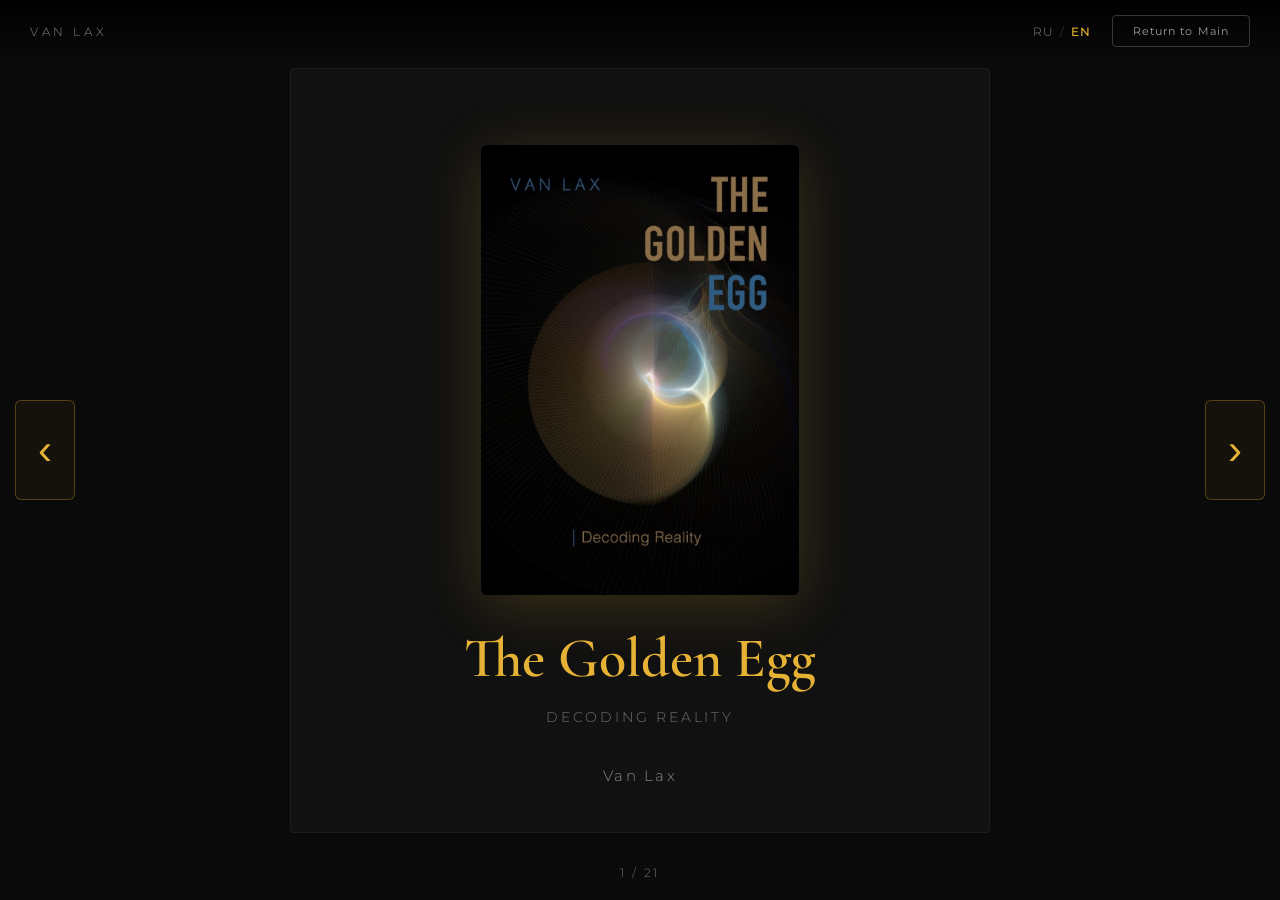
<file: book/index.html>
<!DOCTYPE html>
<html lang="en">
<head>
  <meta charset="UTF-8">
  <meta name="viewport" content="width=device-width, initial-scale=1.0">
  <title>The Golden Egg — Decoding Reality</title>
  <link href="https://fonts.googleapis.com/css2?family=Cormorant+Garamond:ital,wght@0,400;0,600;1,400&family=Montserrat:wght@300;400;600&display=swap" rel="stylesheet">
  <style>
    :root {
      --gold: #E5B236;
      --bg: #0a0a0a;
      --page-bg: #111;
      --text: #d4d0c8;
      --accent: #E5B236;
    }

    * { margin: 0; padding: 0; box-sizing: border-box; }

    body {
      background: var(--bg);
      color: var(--text);
      font-family: 'Cormorant Garamond', serif;
      overflow: hidden;
      height: 100vh;
      height: 100dvh;
      width: 100vw;
      user-select: none;
    }

    /* ===== TOP BAR ===== */
    .top-bar {
      position: fixed; top: 0; left: 0; right: 0;
      display: flex; justify-content: space-between; align-items: center;
      padding: 15px 30px;
      z-index: 100;
      background: linear-gradient(to bottom, rgba(0,0,0,0.9), transparent);
    }
    .top-bar .brand {
      font-family: 'Montserrat', sans-serif;
      font-weight: 300; letter-spacing: 0.3em;
      font-size: 12px; color: rgba(255,255,255,0.5);
    }
    .top-bar .back-btn {
      background: transparent; border: 1px solid rgba(255,255,255,0.2);
      color: rgba(255,255,255,0.6); padding: 8px 20px; border-radius: 4px;
      font-family: 'Montserrat', sans-serif; font-size: 11px;
      letter-spacing: 0.1em; cursor: pointer; transition: 0.3s;
    }
    .top-bar .back-btn:hover { border-color: var(--gold); color: var(--gold); }

    /* ===== PAGE COUNTER ===== */
    .page-counter {
      position: fixed; bottom: 20px; left: 50%; transform: translateX(-50%);
      font-family: 'Montserrat', sans-serif; font-size: 12px;
      color: rgba(255,255,255,0.3); letter-spacing: 0.2em; z-index: 100;
    }

    /* ===== BOOK CONTAINER ===== */
    .book-container {
      width: 100vw; 
      height: 100vh;
      height: 100dvh;
      display: flex; align-items: center; justify-content: center;
      perspective: 1600px;
    }

    .book {
      position: relative;
      width: min(90vw, 700px);
      height: min(85vh, 950px);
      transform-style: preserve-3d;
    }

    /* ===== PAGES ===== */
    .page {
      position: absolute; top: 0; left: 0;
      width: 100%; height: 100%;
      background: var(--page-bg);
      border: 1px solid rgba(229,178,54,0.08);
      border-radius: 4px;
      padding: 60px 50px;
      overflow-y: auto;
      opacity: 0;
      pointer-events: none;
      transition: opacity 0.6s ease, transform 0.6s ease;
      transform: translateX(40px) scale(0.95);
      scrollbar-width: thin;
      scrollbar-color: rgba(229,178,54,0.3) transparent;
    }
    .page::-webkit-scrollbar { width: 4px; }
    .page::-webkit-scrollbar-thumb { background: rgba(229,178,54,0.3); border-radius: 2px; }
    .page::-webkit-scrollbar-track { background: transparent; }

    .page.active {
      opacity: 1;
      pointer-events: all;
      transform: translateX(0) scale(1);
      z-index: 10;
    }
    .page.exit-left {
      opacity: 0;
      transform: translateX(-60px) scale(0.95);
    }
    .page.exit-right {
      opacity: 0;
      transform: translateX(60px) scale(0.95);
    }

    /* ===== TYPOGRAPHY ===== */
    .page h1 {
      font-size: clamp(28px, 5vw, 48px);
      color: var(--gold);
      text-align: center;
      margin-bottom: 10px;
      font-weight: 600;
      line-height: 1.2;
    }
    .page h2 {
      font-size: clamp(22px, 3.5vw, 32px);
      color: #fff;
      margin: 30px 0 15px;
      font-weight: 600;
      line-height: 1.3;
    }
    .page h3 {
      font-size: clamp(18px, 2.5vw, 24px);
      color: var(--gold);
      margin: 25px 0 12px;
      font-weight: 400;
      font-style: italic;
    }
    .page p {
      font-size: clamp(15px, 2vw, 18px);
      line-height: 1.85;
      margin-bottom: 18px;
      color: var(--text);
    }
    .page .epigraph {
      text-align: center;
      font-style: italic;
      color: rgba(229,178,54,0.7);
      font-size: clamp(14px, 1.8vw, 17px);
      margin: 20px 0 30px;
      line-height: 1.7;
    }
    .page .subtitle {
      text-align: center;
      font-family: 'Montserrat', sans-serif;
      font-weight: 300;
      letter-spacing: 0.2em;
      font-size: clamp(11px, 1.5vw, 14px);
      color: rgba(255,255,255,0.4);
      margin-bottom: 20px;
    }
    .page .author {
      text-align: center;
      font-family: 'Montserrat', sans-serif;
      font-weight: 300;
      letter-spacing: 0.15em;
      font-size: clamp(12px, 1.5vw, 15px);
      color: rgba(255,255,255,0.5);
      margin-top: 20px;
    }
    .page .divider {
      text-align: center;
      color: var(--gold);
      font-size: 24px;
      margin: 30px 0;
      opacity: 0.4;
    }
    .page blockquote {
      border-left: 2px solid rgba(229,178,54,0.3);
      padding: 10px 20px;
      margin: 20px 0;
      font-style: italic;
      color: rgba(255,255,255,0.6);
      font-size: clamp(14px, 1.8vw, 16px);
    }
    .page ul {
      list-style: none;
      padding: 0;
      margin: 15px 0;
    }
    .page ul li {
      padding: 8px 0 8px 20px;
      position: relative;
      font-size: clamp(15px, 1.8vw, 17px);
      line-height: 1.7;
    }
    .page ul li::before {
      content: '◆';
      position: absolute;
      left: 0;
      color: var(--gold);
      font-size: 8px;
      top: 14px;
    }

    /* ===== IMAGES ===== */
    .page .page-img {
      display: block;
      max-width: 40%;
      margin: 20px auto;
      border-radius: 4px;
      box-shadow: 0 4px 30px rgba(229,178,54,0.1);
    }
    .page .cover-img {
      display: block;
      max-width: 60%;
      max-height: 50vh;
      margin: 30px auto;
      border-radius: 6px;
      box-shadow: 0 10px 60px rgba(229,178,54,0.2);
    }

    /* ===== PART TITLE PAGES ===== */
    .page.part-title {
      display: flex;
      flex-direction: column;
      align-items: center;
      justify-content: center;
      text-align: center;
    }
    .page.part-title h1 {
      font-size: clamp(32px, 6vw, 56px);
      margin-bottom: 15px;
    }
    .page.part-title .epigraph {
      max-width: 80%;
    }

    /* ===== NAVIGATION ARROWS ===== */
    .nav-arrow {
      position: fixed;
      top: 50%;
      transform: translateY(-50%);
      width: 60px; height: 100px;
      display: flex; align-items: center; justify-content: center;
      cursor: pointer;
      z-index: 50;
      color: var(--gold);
      font-size: 42px;
      transition: 0.3s;
      border: 1px solid rgba(229,178,54,0.3);
      border-radius: 6px;
      background: rgba(229,178,54,0.05);
    }
    .nav-arrow:hover {
      color: #fff;
      background: rgba(229,178,54,0.2);
      border-color: var(--gold);
      box-shadow: 0 0 20px rgba(229,178,54,0.3);
    }
    .nav-arrow.left { left: 15px; }
    .nav-arrow.right { right: 15px; }

    /* ===== CTA PAGE ===== */
    .cta-section {
      text-align: center;
      padding: 40px 20px;
    }
    .cta-section h1 {
      margin-bottom: 20px;
    }
    .cta-section p {
      text-align: center;
      max-width: 500px;
      margin: 0 auto 30px;
    }
    .cta-buttons {
      display: flex;
      flex-direction: column;
      gap: 15px;
      align-items: center;
    }
    .cta-btn {
      display: inline-block;
      padding: 16px 40px;
      font-family: 'Montserrat', sans-serif;
      font-size: 13px;
      letter-spacing: 0.15em;
      text-transform: uppercase;
      border-radius: 4px;
      cursor: pointer;
      transition: 0.4s;
      text-decoration: none;
      min-width: 280px;
    }
    .cta-btn.primary {
      background: var(--gold);
      color: #000;
      border: none;
      font-weight: 600;
    }
    .cta-btn.primary:hover {
      box-shadow: 0 0 30px rgba(229,178,54,0.5);
      transform: scale(1.03);
    }
    .cta-btn.secondary {
      background: transparent;
      color: var(--gold);
      border: 1px solid var(--gold);
    }
    .cta-btn.secondary:hover {
      background: rgba(229,178,54,0.1);
    }
    .cta-btn.outline {
      background: transparent;
      color: rgba(255,255,255,0.6);
      border: 1px solid rgba(255,255,255,0.2);
    }
    .cta-btn.outline:hover {
      border-color: var(--gold);
      color: var(--gold);
    }

    /* ===== REQUEST FORM ===== */
    .request-form {
      display: none;
      margin-top: 30px;
      text-align: center;
    }
    .request-form.visible { display: block; }
    .request-form input, .request-form textarea {
      width: 100%;
      max-width: 350px;
      padding: 14px 18px;
      margin: 8px auto;
      display: block;
      background: rgba(255,255,255,0.05);
      border: 1px solid rgba(229,178,54,0.2);
      border-radius: 4px;
      color: #fff;
      font-family: 'Montserrat', sans-serif;
      font-size: 14px;
    }
    .request-form input:focus, .request-form textarea:focus {
      outline: none;
      border-color: var(--gold);
    }
    .request-form textarea { height: 80px; resize: none; }
    .request-form button {
      margin-top: 15px;
      padding: 14px 40px;
      background: var(--gold);
      color: #000;
      border: none;
      border-radius: 4px;
      font-family: 'Montserrat', sans-serif;
      font-size: 13px;
      letter-spacing: 0.15em;
      text-transform: uppercase;
      cursor: pointer;
      transition: 0.3s;
    }
    .request-form button:hover { box-shadow: 0 0 20px rgba(229,178,54,0.4); }

    /* Language Switch */
    .lang-switch-nav { display: flex; gap: 6px; align-items: center; font-family: 'Montserrat', sans-serif; font-size: 12px; font-weight: 300; letter-spacing: 0.1em; }
    .lang-switch-nav a { color: rgba(255,255,255,0.5); text-decoration: none; transition: 0.3s; }
    .lang-switch-nav a:hover { color: var(--gold); }
    .lang-switch-nav a.active { color: var(--gold); font-weight: 500; pointer-events: none; }
    .lang-switch-nav span { color: rgba(255,255,255,0.2); }

    /* ===== MOBILE ===== */
    @media (max-width: 768px) {
      html, body { overflow-x: hidden; }
      .page { padding: 50px 25px 12vh; }
      .nav-arrow { width: 30px; height: 80px; font-size: 20px; }
      .nav-arrow.left { left: 0; }
      .nav-arrow.right { right: 0; }
      .page .cover-img { max-width: 80%; }
      .top-bar { padding: 10px 15px; }
    }
  </style>
</head>
<body>

  <!-- Top Bar -->
  <div class="top-bar">
    <div class="brand">VAN LAX</div>
    <div style="display: flex; align-items: center; gap: 20px;">
      <div class="lang-switch-nav">
        <a href="index-ru.html">RU</a>
        <span>/</span>
        <a href="index.html" class="active">EN</a>
      </div>
      <button class="back-btn" onclick="window.location.href='../index.html'">Return to Main</button>
    </div>
  </div>

  <!-- Navigation Arrows -->
  <button class="nav-arrow left" onclick="prevPage()">‹</button>
  <button class="nav-arrow right" onclick="nextPage()">›</button>

  <!-- Page Counter -->
  <div class="page-counter" id="page-counter">1 / 1</div>

  <!-- Book -->
  <div class="book-container">
    <div class="book" id="book">

      <!-- PAGE 0: Cover -->
      <div class="page part-title active">
        <img class="cover-img" src="cover_en.jpg" alt="The Golden Egg" loading="lazy" decoding="async">
        <h1>The Golden Egg</h1>
        <div class="subtitle">DECODING REALITY</div>
        <div class="author">Van Lax</div>
      </div>

      <!-- PAGE 1: Prologue Title -->
      <div class="page part-title">
        <h1>Prologue</h1>
        <div class="epigraph">The Speckled Hen and the Hidden Design of the Universe</div>
      </div>

      <!-- PAGE 2: Prologue Text -->
      <div class="page">
        <h2>The Speckled Hen and the Hidden Design of the Universe</h2>
        <p>The ordinary fairy tales we heard as children seemed simple and naive. Yet if one looks deeper, behind them lie the mysteries of creation, encoded in images and symbols.</p>
        <p>Let us recall the tale of the Speckled Hen. What is this golden egg that the hen laid? Why could neither the old man nor the old woman crack it? Why was it the mouse that broke it in the end?</p>
        <p>If we unfold this plot onto a philosophical plane, deeper meanings emerge:</p>
        <ul>
          <li><strong>The golden egg</strong> is knowledge, truth, the hidden harmony of the world.</li>
          <li><strong>The old man and old woman</strong> represent humanity, striving to unravel the secrets of existence.</li>
          <li>They try to <strong>crack the egg</strong> — to reach truth by brute force — but nothing comes of it.</li>
          <li><strong>The mouse</strong>, an inconspicuous creature, does it by sheer chance, as though hinting that truth reveals itself not through violence against the world, but through a natural process.</li>
        </ul>
        <p>This fairy tale is a code left to us by our ancestors. It says:</p>
        <p class="epigraph">Not everything in this world needs to be deciphered. Some mysteries need only be accepted, contemplated, felt. And then they will reveal themselves to you at the right moment.</p>
      </div>

      <!-- PAGE 3: Perspective -->
      <div class="page">
        <h2>Perspective and Point of View</h2>
        <p>The world is not a single, static picture. The world is perspective, a point of view, an angle of observation.</p>
        <p>Take a simple line. Viewed from the front, it appears as a dot. From the side — a stripe. In three dimensions — an edge.</p>
        <p>Now imagine the line is moving. From one angle, it travels from point A to point B. From another vantage point, it is already a plane changing its position in space. And from a third dimension, the line may turn out to be a spiral or even an infinite curve with no end.</p>
        <p class="epigraph">What if everything you know is merely a line that you see from only one angle?</p>
      </div>

      <!-- PAGE 4: From the Author -->
      <div class="page">
        <h2>From the Author: The Life of an Observer</h2>
        <p>I want to be utterly honest and open with you, dear reader. For a long time, my persona remained in the shadows for many in my circle.</p>
        <p>For a long time, I believed the essence of understanding the world lay in taking it apart. We are accustomed to analysing reality, splitting it into components, striving to penetrate its mechanisms. But one day I stopped. And asked myself: what if the world does not require explanations at all? What if it asks not for analysis, but for simple, sincere contemplation?</p>
        <p>When I was twelve, I left Russia and found myself in a British boarding school. For a child, it was chaos — an alien language, alien rules, an alien world. At thirteen I composed my first piece — an étude lasting twenty minutes, holding the entire composition in my head, without a single note on paper. Music saved me from chaos.</p>
        <p>This book is not merely a collection of thoughts. It is a path, the length of my life. The path of an observer.</p>
        <p class="epigraph">The question I pose to myself and to you, reader: what will you choose — to crack the egg in search of meaning, or to accept its mystery?</p>
      </div>

      <!-- PAGE 5: Map -->
      <div class="page">
        <h2>The Map of This Book</h2>
        <p>This book is structured as a spiral — each turn deepens understanding.</p>
        <ul>
          <li><strong>Part I — Perception.</strong> What is reality? Dreams, illusions, the multi-layered nature of the world.</li>
          <li><strong>Part II — The Code.</strong> What is reality built upon? Numbers, geometry, language, symbols, light and dark matter.</li>
          <li><strong>Part III — Energy.</strong> What drives reality? Attention, chaos, time, discipline.</li>
          <li><strong>Part IV — Harmony.</strong> How does one enter the flow? Awareness, awakening, the golden ratio.</li>
          <li><strong>Part V — Practice.</strong> How does one live this? The MAGE Formula, a 21-day experiment.</li>
        </ul>
        <p class="epigraph">Let us together lift the veil on this world.</p>
        <img class="page-img" src="avtoportret.jpg" alt="Self Portrait" style="max-width:50%;" loading="lazy" decoding="async">
      </div>

      <!-- PAGE 6: PART I TITLE -->
      <div class="page part-title">
        <h1>Part I</h1>
        <div class="subtitle">PERCEPTION</div>
        <div class="epigraph">What is reality?</div>
        <img class="page-img" src="teni.jpg" alt="In Shadows" style="max-width:50%; margin-top:20px;" loading="lazy" decoding="async">
      </div>

      <!-- PAGE 7: Chapter 1 -->
      <div class="page">
        <h2>Chapter 1. The Observer and His World</h2>
        <p class="epigraph">«Truth does not exist. We are what we are prepared to believe.»</p>
        <p>These words reveal the essence of our perception. It seems to us that the world before us is real, that we see it as it truly is. But in reality, each of us looks at it through the prism of convictions, knowledge, emotions and experience.</p>
        <p>Illusion permeates everything. We believe in money, yet it is merely paper. We acknowledge the borders of nations, yet there are no drawn lines upon the Earth. What we believe in becomes our reality.</p>
        <p>The world resembles a matryoshka, in which one layer is hidden behind another. The outer shell is the material world. Beneath it — information. Deeper — convictions. Then — emotions. And at the very centre — the point of awareness, pure perception.</p>
        <p>Quantum physics added scientific weight to this. The double-slit experiment showed that a particle behaves differently depending on whether it is being observed or not. Perhaps we are not merely observing reality — we are <strong>creating</strong> it.</p>
      </div>

      <!-- PAGE 8: Chapter 2 -->
      <div class="page">
        <h2>Chapter 2. Dreams: More Real Than Reality</h2>
        <p class="epigraph">«In truth, through dreams we learn to govern this manifest reality of ours.»</p>
        <p>Close your eyes. Recall a dream so vivid that, upon waking, you could not immediately tell — where was reality? In the dream you saw, heard, smelt, touched. Yet your eyes were closed. Who painted that world for you?</p>
        <p>The mind. Only the mind.</p>
        <p>Every night we leave the world of familiar laws and travel to a dimension where anything is possible. We fly, pass through walls, speak with those who are no longer here. But if consciousness can build such realities in sleep, how does this process differ from what occurs when we are awake?</p>
        <blockquote>Christopher Nolan's film <em>Inception</em> brilliantly explores this idea: a dream within a dream — nested layers of reality, each of which feels utterly real.</blockquote>
        <p>True wisdom lies not in recognising that reality is a dream, but in awakening within it and beginning to consciously create one's life.</p>
      </div>

      <!-- PAGE 9: Chapter 3 -->
      <div class="page">
        <h2>Chapter 3. The Matryoshka of Worlds</h2>
        <p class="epigraph">«Meanings are the most important thing in our lives»</p>
        <p>Every morning we wake not simply because we do, but because we believe in the meaning of a new day. We work because we consider money important. We build relationships because we sense the value of love.</p>
        <p>But what if all these meanings are not objective? What if money is merely numbers in a system? What if love is biochemistry?</p>
        <h3>Money as a Construct of Meaning</h3>
        <p>Money is one of the most powerful examples of how collective belief becomes reality. A paper banknote is worth nothing in itself. The entire system works only because we collectively believe: this symbol equals value.</p>
        <h3>Factories of Meaning</h3>
        <p><strong>Whoever controls meaning controls perception.</strong></p>
        <p>Hollywood is one of the most powerful generators of meaning in history. Through cinema, billions of people are fed models of behaviour, values, fears and dreams. Social media have perfected this: algorithms analyse your reactions and construct your feed to maximise the capture of attention. You do not consume content — content consumes you.</p>
      </div>

      <!-- PAGE 10: The Stupor -->
      <div class="page">
        <h2>The Stupor</h2>
        <p class="epigraph">«Everything you see, hear, feel — it is all part of the spectacle. So that you never pause to wonder what goes on behind its curtain.»</p>
        <p>The world is as if shrouded in a haze of sleep. We live in reality, yet see it through a prism of illusions that hold our attention inside the game.</p>
        <p>So that we might sleep with our eyes open, they created the cinematograph. So that the ears might dwell in a pleasant stupor, they created music. For those who seek pleasure in food, they made flavours exquisite.</p>
        <p>But what if one were to reduce the importance of all this? Not reject, not fight, but simply recognise the game. Watch, but do not lose oneself in images. Listen, but do not drown in sounds. Feel, but do not become a slave to feelings. Think, but do not identify with thoughts.</p>
        <p>Then reality changes. The world begins to shimmer in a different light.</p>
      </div>

      <!-- PAGE 11: PART II TITLE -->
      <div class="page part-title">
        <h1>Part II</h1>
        <div class="subtitle">THE CODE</div>
        <div class="epigraph">What is reality built upon?</div>
        <div class="epigraph" style="margin-top:30px;">«In the beginning was Number. Number begat Proportion. Proportion created Form. Form created Matter.»</div>
      </div>

      <!-- PAGE 12: Chapter 4 -->
      <div class="page">
        <h2>Chapter 4. Numbers and Sacred Geometry</h2>
        <p class="epigraph">«All is structure. Without structure there is no form. Without form there is no matter.»</p>
        <p>Sacred Geometry is an ancient science that studies the symbolic meaning of geometric shapes. It explores how specific angles and figures reflect the fundamental principles of the universe.</p>
        <p>Pythagoras declared: 'Numbers are the essence of all things.' The number 3 symbolises creation. The number 7 — harmony of being. The number 12 governs time and cyclicality.</p>
        <p>Galileo Galilei said: 'Geometry is the language in which God speaks.' The Fibonacci spiral is reflected in shells and galaxies; fractals repeat in leaves, lungs and the circulatory system; hexagons appear in honeycombs and crystalline lattices.</p>
        <img class="page-img" src="seed_of_life_en.png" alt="Seed of Life" loading="lazy" decoding="async">
      </div>

      <!-- PAGE 13: The Mathematical Code -->
      <div class="page">
        <h2>The Mathematical Code of Ancient Texts</h2>
        <p>I conducted a thorough analysis of the numerical values in the Bible, cross-referencing them with sacred geometry. The result astonished me: the numbers form a precise mathematical framework.</p>
        <p><strong>The seven days of Creation</strong> — six circles arranged around a single central one form the 'Seed of Life'. 6 days + 1 day of rest = the geometric constant.</p>
        <p><strong>Noah's Ark</strong> — 300 × 50 × 30 cubits. Width/height = 5/3 ≈ 1.667, an approximation of the <strong>golden ratio</strong> φ = 1.618.</p>
        <p><strong>The Ark of the Covenant</strong> — 2.5 × 1.5 × 1.5 cubits. Length/width = 5/3 — the very same proportion.</p>
        <p><strong>Solomon's Temple</strong> — its heart, the Holy of Holies, is a <strong>perfect cube</strong>: 20 × 20 × 20. The same cube described in the New Jerusalem.</p>
        <p><strong>The number 144,000</strong> — 144 is a Fibonacci number, and the only one that is a perfect square. It stands in the 12th position of the Fibonacci series.</p>
      </div>

      <!-- PAGE 14: Three Roots -->
      <div class="page">
        <h2>The Formulae of Creation: Three Roots of Reality</h2>
        <p><strong>√2</strong> — the diagonal of a square. Used in Gothic cathedrals and the A-paper format.</p>
        <p><strong>√3</strong> — the height of an equilateral triangle and the proportion of the Vesica Piscis — the 'womb of creation'.</p>
        <img class="page-img" src="vesica_piscis_en.png" alt="Vesica Piscis" style="max-width:60%;" loading="lazy" decoding="async">
        <p><strong>φ (phi)</strong> — the golden ratio ≈ 1.618. Hidden in the nautilus shell, galaxy arms, sunflower seeds, DNA, the Parthenon, Stradivari violins.</p>
        <img class="page-img" src="golden_spiral_en.png" alt="Golden Spiral" style="max-width:60%;" loading="lazy" decoding="async">
        <p>All three roots are linked through π: √2 = 2·cos(45°), √3 = 2·cos(30°), φ = 2·cos(36°). The circle contains everything.</p>
        <img class="page-img" src="three_roots_en.png" alt="Three Roots" style="max-width:60%;" loading="lazy" decoding="async">
      </div>

      <!-- PAGE 15: Platonic Solids -->
      <div class="page">
        <h2>Five Building Blocks of the Universe</h2>
        <p>In all of infinite space there exist <strong>only five</strong> perfectly regular solid forms — the Platonic solids:</p>
        <ul>
          <li><strong>Tetrahedron</strong> (4 faces) — Fire</li>
          <li><strong>Cube</strong> (6 faces) — Earth</li>
          <li><strong>Octahedron</strong> (8 faces) — Air</li>
          <li><strong>Icosahedron</strong> (20 faces) — Water. Its formulae contain φ, the golden ratio!</li>
          <li><strong>Dodecahedron</strong> (12 faces) — The Universe, Aether</li>
        </ul>
        <img class="page-img" src="platonic_solids_en.png" alt="Platonic Solids" loading="lazy" decoding="async">
        <h3>Metatron's Cube: The Master Blueprint</h3>
        <p>13 points. 78 lines. One blueprint that contains all five Platonic solids.</p>
        <img class="page-img" src="metatron_cube_en.png" alt="Metatron's Cube" loading="lazy" decoding="async">
      </div>

      <!-- PAGE 16: The Golden Egg geometry -->
      <div class="page">
        <h2>The Golden Egg Is the Geometry of Life</h2>
        <p>The egg — the symbol of life and birth — is built upon the very same laws. Take a circle. Inscribe an equilateral triangle. From its vertices, draw arcs. The result is the perfect contour of an egg — containing the circle, the triangle, and √3.</p>
        <img class="page-img" src="golden_egg_en.png" alt="The Golden Egg Geometry" loading="lazy" decoding="async">
        <div class="divider">✦ ✦ ✦</div>
        <p>Three proportions. Five solids. One blueprint. These are the formulae upon which reality stands. Honeycombs, snowflakes, crystals, flowers, spirals, stars — all speak the same language. And that language is geometry.</p>
      </div>

      <!-- PAGE 17: Chapter 5 -->
      <div class="page">
        <h2>Chapter 5. The Word as Vibration</h2>
        <p class="epigraph">«In the beginning was the Word.»</p>
        <p>We are accustomed to thinking of language as merely a tool of communication. But what if words are something greater? A word carries vibration, and vibration creates form.</p>
        <p>Ernst Chladni proved that sound vibrations create geometric patterns — sprinkle sand on a metal plate and draw a bow across it to see how chaos instantly arranges itself into perfect structures.</p>
        <p>In all ancient traditions, the word held sacred significance. The Vedas, the Quran, the Bible — all these texts function as active codes, transforming consciousness.</p>
        <p>Language is the key to shaping reality. Every word carries a charge. Speak consciously, utter words that carry strength and harmony, and you will see how not only your consciousness changes, but the very world around you.</p>
      </div>

      <!-- PAGE 18: Chapter 6 -->
      <div class="page">
        <h2>Chapter 6. The Hermetic Principle</h2>
        <p class="epigraph">«As above, so below; as below, so above.»</p>
        <p>An atom repeats the structure of the solar system. The neural network of the brain is indistinguishable from a map of the Universe. The spiral of DNA is the same spiral as a galaxy.</p>
        <p>Fractals — every part contains the whole. Every level reflects all others.</p>
        <p>If the microcosm reflects the macrocosm, then a change within you is a change in the world. Not metaphorically. Literally.</p>
        <p>The Bible states: 'Know ye not that your bodies are the temple of the Holy Ghost?' The human spine consists of <strong>33 vertebrae</strong>. Jesus was crucified at <strong>33</strong>. Golgotha translates as 'skull'. The crucifixion takes place <strong>in the head</strong>.</p>
        <p>In our brain there are approximately <strong>100 billion neurons</strong> — the same number as the stars in our Galaxy. We are not a 'likeness' of the Universe. We <strong>are</strong> the Universe in miniature.</p>
      </div>

      <!-- PAGE 19: Chapter 7 -->
      <div class="page">
        <h2>Chapter 7. Light and Dark Matter</h2>
        <p class="epigraph">«Imagine that rays of light, carrying photons, are filled with diverse information, penetrating only those structures ready to receive it.»</p>
        <p>What if light carries not only energy, but <strong>information</strong>? Every photon that touches your skin carries more than warmth. It carries the rhythm of the Universe.</p>
        <p>Within this Universe there is also a reverse side — <strong>dark matter</strong>. It does not shine. Yet its influence is palpable. It holds galaxies together. Approximately 85% of the Universe's mass consists of dark matter — invisible, intangible, yet real.</p>
        <p>Light and darkness are not opposites. They are <strong>two wings of the same bird</strong>. Light carries information; darkness creates the space for its reception.</p>
        <div class="divider">✦ ✦ ✦</div>
        <p class="epigraph">End of Part II — The Code</p>
      </div>

      <!-- PAGE 20: CTA PAGE -->
      <div class="page part-title">
        <div class="cta-section">
          <h1>Continue Reading?</h1>
          <p>You have reached the end of the free preview. The full book includes Parts III–V: Energy, Harmony, and Practice — with the MAGE Formula and 47 Golden Thoughts.</p>

          <div class="cta-buttons">
            <button class="cta-btn primary" onclick="showDownloadForm()">Download E-Book (PDF)</button>
            <button class="cta-btn secondary" onclick="showRequestForm()">Order Printed Edition</button>
            <a class="cta-btn outline" href="../index.html">Return to Van Lax</a>
          </div>

          <div class="request-form" id="download-form" style="display:none; text-align: center; margin-bottom: 20px;">
            <h3 style="color:var(--gold); margin-bottom:15px;">Enter Access Code</h3>
            <p style="font-size:0.9rem; color:#ccc; margin-bottom:15px;">Please enter your unique 8-character code. The code will expire after use.</p>
            <input type="text" placeholder="Access Code" id="req-code" style="text-transform: uppercase;">
            <button onclick="submitDownloadCode('en')" style="margin: 15px auto; display: block;">Unlock Download</button>
            <p id="download-error" style="color:#ff4d4d; margin-top:10px; display:none; font-size:0.9rem;"></p>
            <a id="hidden-download-link" href="golden_egg_EN_A5_ebook.pdf" download style="display:none;"></a>
          </div>

          <div class="request-form" id="request-form">
            <h3 style="color:var(--gold); margin-bottom:15px;">Order a Printed Copy</h3>
            <input type="text" placeholder="Your name" id="req-name">
            <input type="email" placeholder="Email" id="req-email">
            <textarea placeholder="Shipping address or message"></textarea>
            <button onclick="submitRequest()">Send Request</button>
          </div>
        </div>
      </div>

    </div>
  </div>

  <script>
    const pages = document.querySelectorAll('.page');
    const counter = document.getElementById('page-counter');
    let currentPage = 0;
    const totalPages = pages.length;

    function updateCounter() {
      counter.textContent = `${currentPage + 1} / ${totalPages}`;
    }

    function goToPage(index) {
      if (index < 0 || index >= totalPages || index === currentPage) return;

      const direction = index > currentPage ? 'left' : 'right';
      const oldPage = pages[currentPage];
      const newPage = pages[index];

      // Exit old page
      oldPage.classList.remove('active');
      oldPage.classList.add(direction === 'left' ? 'exit-left' : 'exit-right');
      setTimeout(() => {
        oldPage.classList.remove('exit-left', 'exit-right');
      }, 600);

      // Enter new page
      newPage.style.transform = direction === 'left' ? 'translateX(40px) scale(0.95)' : 'translateX(-40px) scale(0.95)';
      requestAnimationFrame(() => {
        newPage.classList.add('active');
        newPage.style.transform = '';
        newPage.scrollTop = 0;
      });

      currentPage = index;
      updateCounter();
    }

    function nextPage() { goToPage(currentPage + 1); }
    function prevPage() { goToPage(currentPage - 1); }

    // Keyboard navigation
    document.addEventListener('keydown', (e) => {
      if (e.key === 'ArrowRight' || e.key === 'ArrowDown') nextPage();
      if (e.key === 'ArrowLeft' || e.key === 'ArrowUp') prevPage();
    });

    // Touch / swipe support
    let touchStartX = 0;
    let touchStartY = 0;

    document.addEventListener('touchstart', (e) => {
      touchStartX = e.changedTouches[0].screenX;
      touchStartY = e.changedTouches[0].screenY;
    }, { passive: true });

    document.addEventListener('touchend', (e) => {
      const dx = e.changedTouches[0].screenX - touchStartX;
      const dy = e.changedTouches[0].screenY - touchStartY;
      // Only trigger if horizontal swipe is dominant
      if (Math.abs(dx) > Math.abs(dy) && Math.abs(dx) > 50) {
        if (dx < 0) nextPage();   // swipe left = next
        else prevPage();           // swipe right = previous
      }
    }, { passive: true });

    // CTA functions
    function showRequestForm() {
      document.getElementById('request-form').classList.toggle('visible');
    }

    function submitRequest() {
      const name = document.getElementById('req-name').value;
      const email = document.getElementById('req-email').value;
      if (!name || !email) {
        alert('Please fill in your name and email.');
        return;
      }
      alert('Thank you, ' + name + '! Your request has been received. We will contact you at ' + email + '.');
      document.getElementById('request-form').classList.remove('visible');
    }

    updateCounter();

    // ==========================================
    // STATE PERSISTENCE (Language Switching)
    // ==========================================
    document.addEventListener('click', function(e) {
      const langLink = e.target.closest('.lang-switch-nav a');
      if (langLink) {
        e.preventDefault();
        let target = langLink.getAttribute('href');
        if (typeof currentPage !== 'undefined' && currentPage > 0) {
          window.location.href = target + '#page-' + currentPage;
        } else {
          window.location.href = target;
        }
      }
    });

    window.addEventListener('DOMContentLoaded', () => {
      const hash = window.location.hash;
      if(hash && hash.startsWith('#page-')) {
        const pageNum = parseInt(hash.replace('#page-', ''), 10);
        if(!isNaN(pageNum) && typeof goToPage === 'function') {
           setTimeout(() => goToPage(pageNum), 100);
        }
      }
    });

    // ==========================================
    // DOWNLOAD CODE GATE LOGIC
    // ==========================================
    const validCodes = [
      '4UDCV358', 'JQB7R4TX', '5UVJCOB1', 'DBOYYHK2', 'NO2WBPIB', 
      'LLET4BH2', 'H1OITFB5', '0NVRL5R6', 'KGQ9QOL2', 'ST937OLK', 
      'XJYWSTFA', 'T8BS405U', 'OC86S0F0', 'QT65TEDW', 'T1RIRBNA', 
      '9ZL61DCZ', 'F6WRXUS7', 'T5INWCKH', '2AMGU5ZL', '8I18YRD2', 
      'ZCTDFF15', 'VIF838EP', 'X7GLKVE8', 'YYAGSD06', 'V210GUGD', 
      'PIVIM240', 'C40XBTMV', 'CSUMWBCR', '64J5TEXS', 'KPMMSULD'
    ];

    function showDownloadForm() {
       const form = document.getElementById('download-form');
       const reqForm = document.getElementById('request-form');
       if (reqForm) reqForm.classList.remove('visible'); // hide other form
       
       if (form.style.display === 'none' || form.style.display === '') {
           form.style.display = 'block';
       } else {
           form.style.display = 'none';
       }
       document.getElementById('download-error').style.display = 'none';
    }

    function submitDownloadCode(lang) {
      const codeInput = document.getElementById('req-code').value.trim().toUpperCase();
      const errorMsg = document.getElementById('download-error');
      
      if (!codeInput) {
        errorMsg.textContent = lang === 'ru' ? 'Введите код.' : 'Please enter a code.';
        errorMsg.style.display = 'block';
        return;
      }

      if (!validCodes.includes(codeInput)) {
        errorMsg.textContent = lang === 'ru' ? 'Неверный код доступа.' : 'Invalid access code.';
        errorMsg.style.display = 'block';
        return;
      }

      let usedCodes = JSON.parse(localStorage.getItem('used_book_codes') || '[]');
      if (usedCodes.includes(codeInput)) {
        errorMsg.textContent = lang === 'ru' ? 'Этот код уже использован и недействителен.' : 'This code has already been used and is burned.';
        errorMsg.style.display = 'block';
        return;
      }

      // Burn the code by saving to localStorage
      usedCodes.push(codeInput);
      localStorage.setItem('used_book_codes', JSON.stringify(usedCodes));
      errorMsg.style.display = 'none';
      
      // Trigger download
      document.getElementById('hidden-download-link').click();
      
      // Update form to show success
      document.getElementById('download-form').innerHTML = '<h3 style="color:var(--gold); margin-bottom:15px; text-align:center;">' + (lang === 'ru' ? 'Загрузка началась!' : 'Download Started!') + '</h3><p style="font-size:0.9rem; color:#ccc; text-align:center;">' + (lang === 'ru' ? 'Ваш код успешно погашен.' : 'Your code was successfully burned and redeemed.') + '</p>';
    }
  </script>
</body>
</html>
</file>
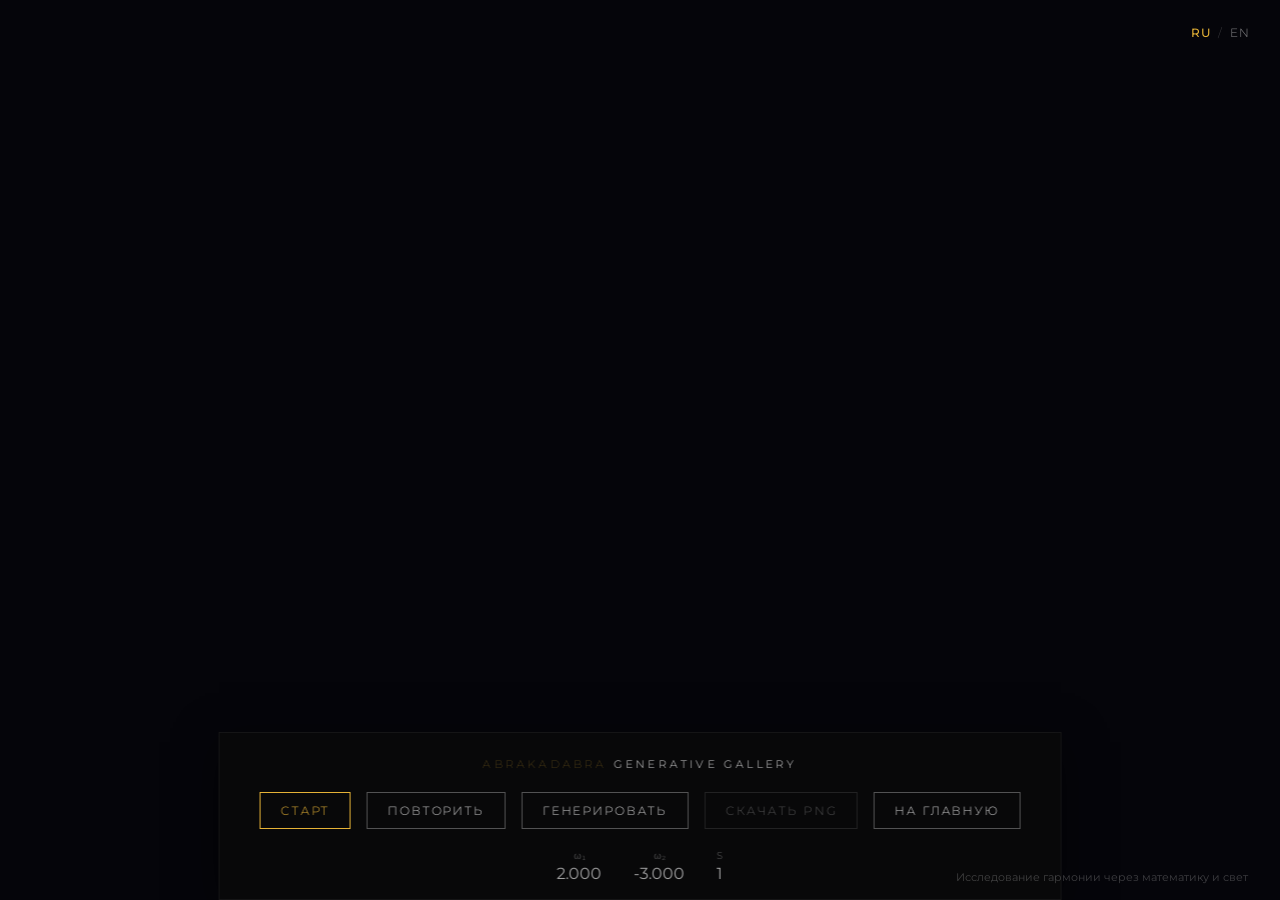
<file: abrakadabra-ru.html>
<!DOCTYPE html>
<html lang="ru">
<head>
    <meta charset="UTF-8">
  <meta name="viewport" content="width=device-width, initial-scale=1.0">
    <title>ABRAKADABRA | Генеративный Спирограф</title>
    <meta name="description" content="Интерактивные генеративные спирали.">
    <link rel="stylesheet" href="phi-geometry.css?v=4">
    <link rel="preconnect" href="https://fonts.googleapis.com">
    <link rel="preconnect" href="https://fonts.gstatic.com" crossorigin>
    <link href="https://fonts.googleapis.com/css2?family=Cormorant+Garamond:ital,wght@0,300;0,400;0,600;1,300&family=Montserrat:wght@200;300;400;500&display=swap" rel="stylesheet">
</head>
<body>
    <div id="app">
        <div class="lang-switch-global">
            <a href="abrakadabra-ru.html" class="active">RU</a>
            <span>/</span>
            <a href="abrakadabra.html">EN</a>
        </div>

        <header>
            <div class="title-group">
                <h1>ABRAKADABRA</h1>
                <p class="subtitle">Магия через геометрию и свет</p>
            </div>
        </header>

        <canvas id="canvas"></canvas>

        <div class="controls">
            <div id="shape-name" class="shape-indicator"><span style="opacity: 0.5; font-weight: 200;">ABRAKADABRA</span> GENERATIVE GALLERY</div>
            <div class="btn-group">
                <button id="play-pause" class="btn">Старт</button>
                <div class="btn-row-dual">
                    <button id="redraw" class="btn secondary">Повторить</button>
                    <button id="randomize" class="btn secondary">Генерировать</button>
                </div>
                <button id="download" class="btn secondary" disabled>Скачать PNG</button>
                <button id="export-hd" class="btn secondary" style="display: none;" disabled>Экспорт 15K</button>
                <a href="index-ru.html" class="btn secondary link-btn btn-home">На главную</a>
            </div>
            <div class="info-panel" style="justify-content: center; opacity: 0.7;">
                <div class="stat"><span class="label">ω₁</span> <span id="val-lrpm">2.000</span></div>
                <div class="stat"><span class="label">ω₂</span> <span id="val-rrpm">-3.000</span></div>
                <div class="stat"><span class="label">S</span> <span id="val-symmetry">1</span></div>
            </div>
        </div>

        <footer>
            <p>Исследование гармонии через математику и свет</p>
        </footer>
    </div>

    <script src="abrakadabra.js?v=2"></script>
</body>
</html>
</file>
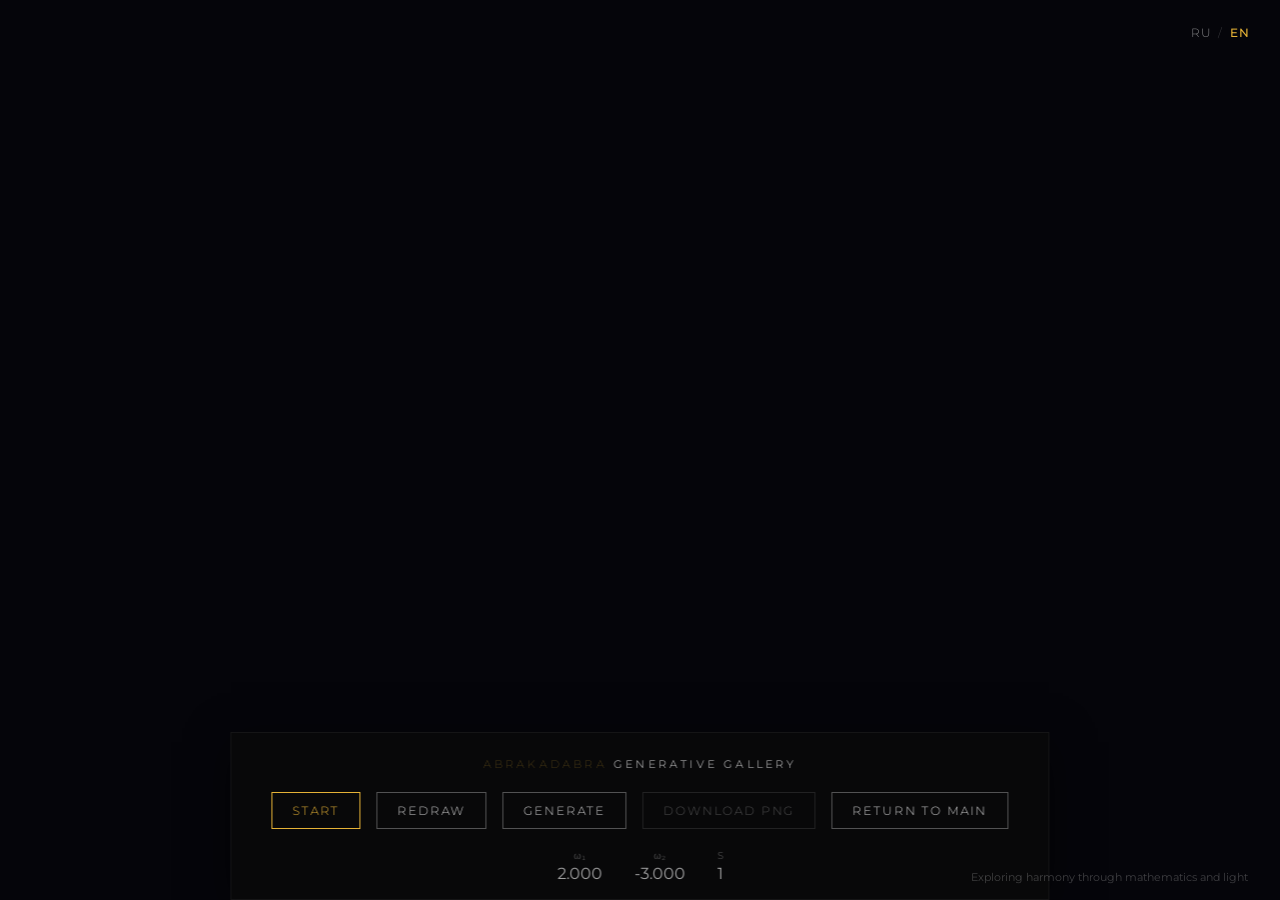
<file: abrakadabra.html>
<!DOCTYPE html>
<html lang="en">
<head>
    <meta charset="UTF-8">
  <meta name="viewport" content="width=device-width, initial-scale=1.0">
    <title>ABRAKADABRA | Generative Spirograph</title>
    <meta name="description" content="Interactive generative spirals.">
    <link rel="stylesheet" href="phi-geometry.css?v=4">
    <link rel="preconnect" href="https://fonts.googleapis.com">
    <link rel="preconnect" href="https://fonts.gstatic.com" crossorigin>
    <link href="https://fonts.googleapis.com/css2?family=Cormorant+Garamond:ital,wght@0,300;0,400;0,600;1,300&family=Montserrat:wght@200;300;400;500&display=swap" rel="stylesheet">
</head>
<body>
    <div id="app">
        <div class="lang-switch-global">
            <a href="abrakadabra-ru.html">RU</a>
            <span>/</span>
            <a href="abrakadabra.html" class="active">EN</a>
        </div>

        <header>
            <div class="title-group">
                <h1>ABRAKADABRA</h1>
                <p class="subtitle">Magic through geometry and light</p>
            </div>
        </header>

        <canvas id="canvas"></canvas>

        <div class="controls">
            <div id="shape-name" class="shape-indicator"><span style="opacity: 0.5; font-weight: 200;">ABRAKADABRA</span> GENERATIVE GALLERY</div>
            <div class="btn-group">
                <button id="play-pause" class="btn">Start</button>
                <div class="btn-row-dual">
                    <button id="redraw" class="btn secondary">Redraw</button>
                    <button id="randomize" class="btn secondary">Generate</button>
                </div>
                <button id="download" class="btn secondary" disabled>Download PNG</button>
                <button id="export-hd" class="btn secondary" style="display: none;" disabled>Export 15K</button>
                <a href="index.html" class="btn secondary link-btn btn-home">Return to Main</a>
            </div>
            <div class="info-panel" style="justify-content: center; opacity: 0.7;">
                <div class="stat"><span class="label">ω₁</span> <span id="val-lrpm">2.000</span></div>
                <div class="stat"><span class="label">ω₂</span> <span id="val-rrpm">-3.000</span></div>
                <div class="stat"><span class="label">S</span> <span id="val-symmetry">1</span></div>
            </div>
        </div>

        <footer>
            <p>Exploring harmony through mathematics and light</p>
        </footer>
    </div>

    <script src="abrakadabra.js?v=2"></script>
</body>
</html>
</file>
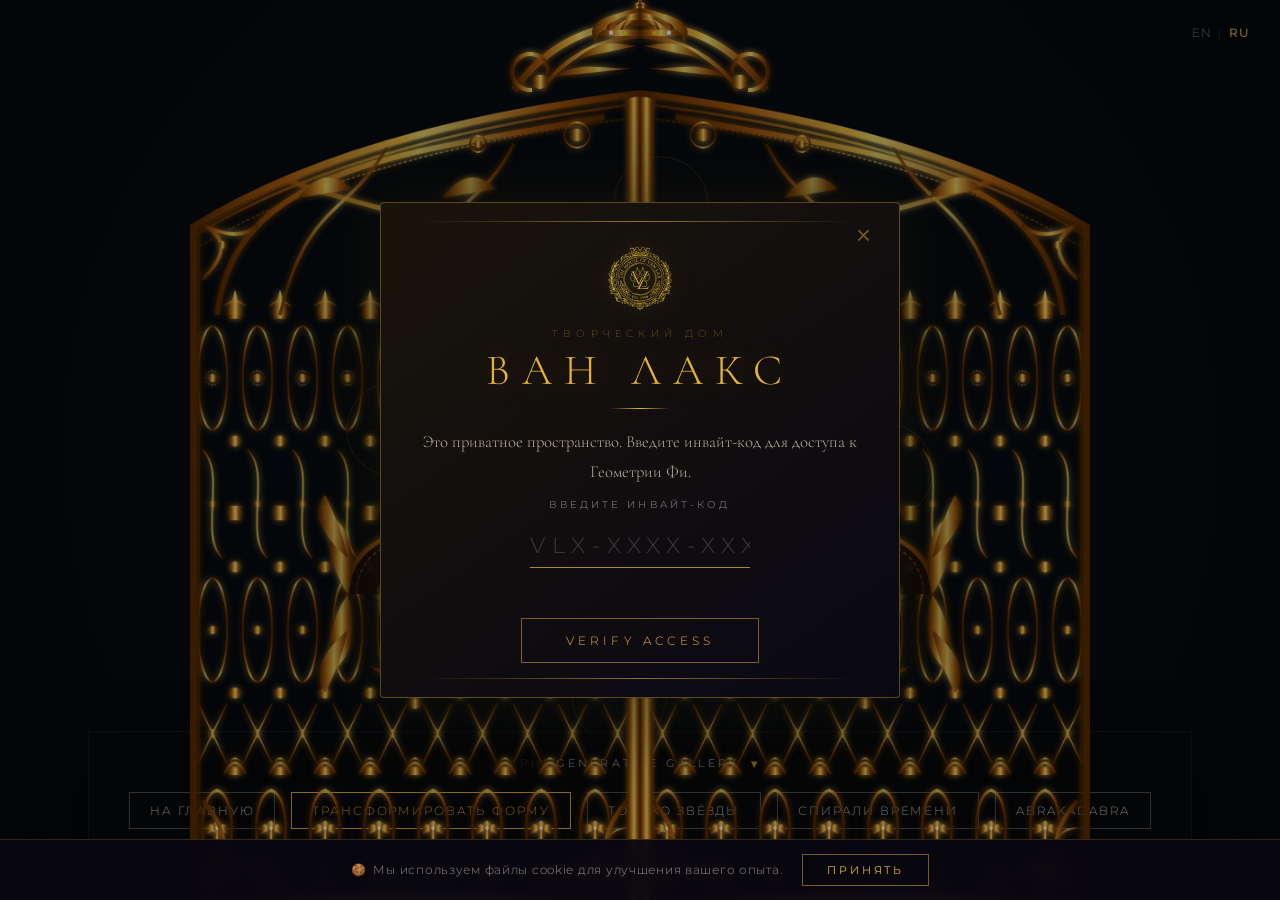
<file: phi-geometry-ru.html>
<!DOCTYPE html>
<html lang="ru">
<head>
    <meta charset="UTF-8">
  <meta name="viewport" content="width=device-width, initial-scale=1.0">
    <title>Геометрия Фи | Сакральное искусство</title>
    <meta name="description" content="Интерактивная генеративная геометрия, основанная на законах Фи, золотом сечении и сакральных пропорциях.">
    <link rel="stylesheet" href="phi-geometry.css?v=4">
    <link rel="stylesheet" href="gate.css">
    <script>window.GATE_LOCKED_PAGE = true;</script>
    <link rel="preconnect" href="https://fonts.googleapis.com">
    <link rel="preconnect" href="https://fonts.gstatic.com" crossorigin>
    <link href="https://fonts.googleapis.com/css2?family=Cormorant+Garamond:ital,wght@0,300;0,400;0,600;1,300&family=Montserrat:wght@200;300;400;500&display=swap" rel="stylesheet">
    <script src="https://cdnjs.cloudflare.com/ajax/libs/gsap/3.12.2/gsap.min.js"></script>
</head>
<body>
    <div id="gothic-gate-container"></div>
    <div id="welcome-popup-overlay" style="display:none" role="dialog" aria-modal="true" aria-labelledby="welcome-popup-title">
      <div id="welcome-popup">
        <button class="wlc-close-btn" onclick="closeGatePopup()" aria-label="Закрыть">&times;</button>
        <div class="wlc-crest">
          <img src="assets/coat_of_arms.svg" alt="Crest" class="wlc-crest-img">
        </div>
        <p class="wlc-sup">ТВОРЧЕСКИЙ ДОМ</p>
        <h2 id="welcome-popup-title" class="wlc-logo">ВАН ЛАКС</h2>
        <div class="wlc-divider"></div>
        <p class="wlc-body">Это приватное пространство. Введите инвайт-код для доступа к Геометрии Фи.</p>
        <div id="gate-form" class="wlc-gate-form">
          <span class="wlc-invite-label">Введите инвайт-код</span>
          <div class="wlc-code-wrap">
            <input id="invite-code-input" class="wlc-code-input" type="text" maxlength="13"
                   placeholder="VLX-XXXX-XXXX" autocomplete="off" spellcheck="false"/>
          </div>
          <p id="gate-error" class="wlc-gate-error" aria-live="polite"></p>
          <button id="invite-submit-btn" class="wlc-gate-submit" onclick="submitInviteCode()">ПРОВЕРИТЬ ДОСТУП</button>
        </div>
        <div id="gate-success" class="wlc-gate-success" style="display:none">
          <p class="wlc-access-granted">&#10003;&ensp;ДОСТУП ОТКРЫТ</p>
          <p class="wlc-body" style="margin:0;">Ворота Творческого дома открываются перед вами.</p>
        </div>
      </div>
    </div>
    <div id="cookie-banner" role="complementary">
      <span class="cookie-text">&#x1F36A;&ensp;Мы используем файлы cookie для улучшения вашего опыта.</span>
      <button id="cookie-accept-btn" onclick="acceptCookies()">Принять</button>
    </div>
    <div id="app">
        <div class="lang-switch-global">
            <a href="phi-geometry.html">EN</a>
            <span>|</span>
            <a href="phi-geometry-ru.html" class="active">RU</a>
        </div>

        <header>
            <div class="title-group">
                <h1>Геометрия Фи</h1>
                <p class="subtitle">Интерактивные спирали и пересечения колец: √2, √3, φ</p>
            </div>
        </header>

        <canvas id="canvas"></canvas>

        <div class="controls">
            <div id="shape-name" class="shape-indicator"><span style="opacity: 0.5; font-weight: 200;">PHI</span> GENERATIVE GALLERY <span id="toggle-panel" class="panel-arrow">&#9662;</span></div>
            <div class="btn-group">
                <a href="index-ru.html" class="btn secondary link-btn btn-home">На главную</a>
                <button id="randomize" class="btn">Трансформировать форму</button>
                <button id="points-only" class="btn secondary">Только звёзды</button>
                <a href="spirals-of-time.html" class="btn secondary link-btn">Спирали Времени</a>
                <a href="abrakadabra-ru.html" class="btn secondary link-btn">Abrakadabra</a>
            </div>
            <div class="info-panel">
                <div class="stat"><span class="label">φ</span> <span id="val-phi">1.618</span></div>
                <div class="stat"><span class="label">√2</span> <span id="val-sqrt2">1.414</span></div>
                <div class="stat"><span class="label">√3</span> <span id="val-sqrt3">1.732</span></div>
            </div>
        </div>

        <footer>
            <p>Исследование гармонии через математику и свет</p>
        </footer>
    </div>

    <script src="phi-geometry.js?v=3"></script>
    <script src="gate.js" defer></script>
</body>
</html>
</file>
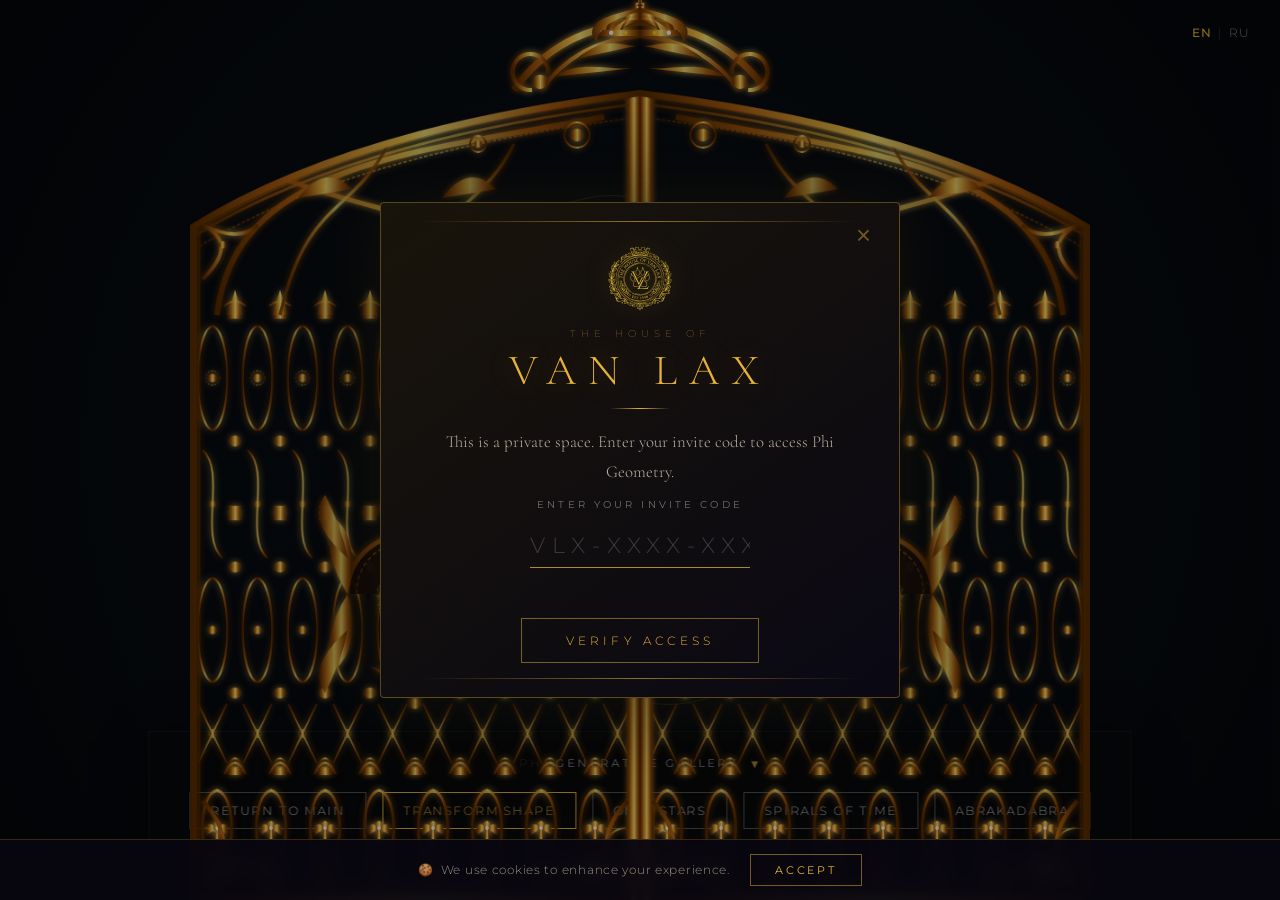
<file: phi-geometry.html>
<!DOCTYPE html>
<html lang="en">
<head>
    <meta charset="UTF-8">
  <meta name="viewport" content="width=device-width, initial-scale=1.0">
    <title>Phi Geometry | Generative Sacred Art</title>
    <meta name="description" content="Interactive generative geometry based on the laws of Phi, the golden ratio, and sacred proportions.">
    <link rel="stylesheet" href="phi-geometry.css?v=4">
    <link rel="stylesheet" href="gate.css">
    <script>window.GATE_LOCKED_PAGE = true;</script>
    <link rel="preconnect" href="https://fonts.googleapis.com">
    <link rel="preconnect" href="https://fonts.gstatic.com" crossorigin>
    <link href="https://fonts.googleapis.com/css2?family=Cormorant+Garamond:ital,wght@0,300;0,400;0,600;1,300&family=Montserrat:wght@200;300;400;500&display=swap" rel="stylesheet">
    <script src="https://cdnjs.cloudflare.com/ajax/libs/gsap/3.12.2/gsap.min.js"></script>
</head>
<body>
    <div id="gothic-gate-container"></div>
    <div id="welcome-popup-overlay" style="display:none" role="dialog" aria-modal="true" aria-labelledby="welcome-popup-title">
      <div id="welcome-popup">
        <button class="wlc-close-btn" onclick="closeGatePopup()" aria-label="Close">&times;</button>
        <div class="wlc-crest">
          <img src="assets/coat_of_arms.svg" alt="Crest" class="wlc-crest-img">
        </div>
        <p class="wlc-sup">THE HOUSE OF</p>
        <h2 id="welcome-popup-title" class="wlc-logo">VAN LAX</h2>
        <div class="wlc-divider"></div>
        <p class="wlc-body">This is a private space. Enter your invite code to access Phi Geometry.</p>
        <div id="gate-form" class="wlc-gate-form">
          <span class="wlc-invite-label">Enter your invite code</span>
          <div class="wlc-code-wrap">
            <input id="invite-code-input" class="wlc-code-input" type="text" maxlength="13"
                   placeholder="VLX-XXXX-XXXX" autocomplete="off" spellcheck="false"/>
          </div>
          <p id="gate-error" class="wlc-gate-error" aria-live="polite"></p>
          <button id="invite-submit-btn" class="wlc-gate-submit" onclick="submitInviteCode()">VERIFY ACCESS</button>
        </div>
        <div id="gate-success" class="wlc-gate-success" style="display:none">
          <p class="wlc-access-granted">&#10003;&ensp;ACCESS GRANTED</p>
          <p class="wlc-body" style="margin:0;">The gates of Van Lax open before you.</p>
        </div>
      </div>
    </div>
    <div id="cookie-banner" role="complementary">
      <span class="cookie-text">&#x1F36A;&ensp;We use cookies to enhance your experience.</span>
      <button id="cookie-accept-btn" onclick="acceptCookies()">Accept</button>
    </div>
    <div id="app">
        <div class="lang-switch-global">
            <a href="phi-geometry.html" class="active">EN</a>
            <span>|</span>
            <a href="phi-geometry-ru.html">RU</a>
        </div>

        <header>
            <div class="title-group">
                <h1>Phi Geometry</h1>
                <p class="subtitle">Interactive spirals and circle intersections: √2, √3, φ</p>
            </div>
        </header>

        <canvas id="canvas"></canvas>

        <div class="controls">
            <div id="shape-name" class="shape-indicator"><span style="opacity: 0.5; font-weight: 200;">PHI</span> GENERATIVE GALLERY <span id="toggle-panel" class="panel-arrow">&#9662;</span></div>
            <div class="btn-group">
                <a href="index.html" class="btn secondary link-btn btn-home">Return to Main</a>
                <button id="randomize" class="btn">Transform Shape</button>
                <button id="points-only" class="btn secondary">Only Stars</button>
                <a href="spirals-of-time-en.html" class="btn secondary link-btn">Spirals of Time</a>
                <a href="abrakadabra.html" class="btn secondary link-btn">Abrakadabra</a>
            </div>
            <div class="info-panel">
                <div class="stat"><span class="label">φ</span> <span id="val-phi">1.618</span></div>
                <div class="stat"><span class="label">√2</span> <span id="val-sqrt2">1.414</span></div>
                <div class="stat"><span class="label">√3</span> <span id="val-sqrt3">1.732</span></div>
            </div>
        </div>

        <footer>
            <p>Exploring harmony through mathematics and light</p>
        </footer>
    </div>

    <script src="phi-geometry.js?v=3"></script>
    <script src="gate.js" defer></script>
</body>
</html>
</file>
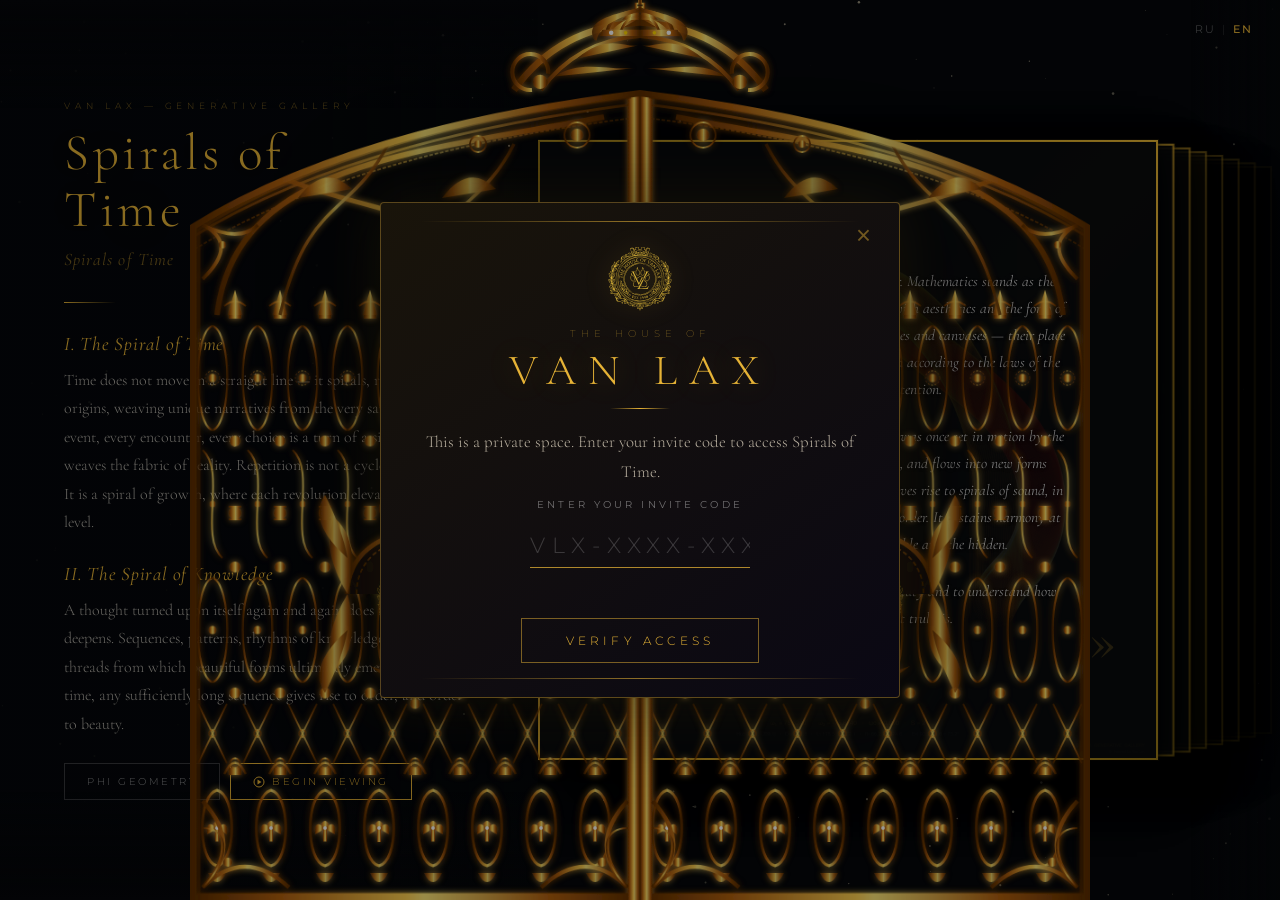
<file: spirals-of-time-en.html>
<!DOCTYPE html>
<html lang="en">
<head>
  <meta charset="UTF-8">
  <meta name="viewport" content="width=device-width, initial-scale=1.0">
  <title>Spirals of Time | Van Lax — Generative Art</title>
  <meta name="description" content="Spirals of Time — a generative painting gallery by Van Lax. A meditation on the recurrence of temporal events, spirals of knowledge, and the beautiful forms that create patterns in space and time.">
  <link rel="preconnect" href="https://fonts.googleapis.com">
  <link rel="preconnect" href="https://fonts.gstatic.com" crossorigin>
  <link href="https://fonts.googleapis.com/css2?family=Cormorant+Garamond:ital,wght@0,300;0,400;0,600;1,300;1,400&family=Montserrat:wght@200;300;400;500&display=swap" rel="stylesheet">
  <link rel="stylesheet" href="gate.css">
  <script>window.GATE_LOCKED_PAGE = true;</script>
  <script src="gate.js" defer></script>
  <style>
    :root {
      --bg: #05070a;
      --gold: #E5B236;
      --gold-dim: rgba(229, 178, 54, 0.4);
      --gold-glow: rgba(229, 178, 54, 0.15);
      --silver: #c8c8c8;
      --glass: rgba(8, 10, 16, 0.82);
      --border: rgba(229, 178, 54, 0.18);
      --frame-gold: #C9962A;
      --font-serif: 'Cormorant Garamond', serif;
      --font-sans: 'Montserrat', sans-serif;
    }

    *, *::before, *::after { margin: 0; padding: 0; box-sizing: border-box; }

    html, body {
      width: 100%; height: 100%;
      background: var(--bg);
      color: var(--silver);
      font-family: var(--font-sans);
      overflow: hidden;
    }

    /* ─── STARFIELD CANVAS ─────────────────────────────── */
    #stars-canvas {
      position: fixed;
      inset: 0;
      z-index: 0;
      pointer-events: none;
    }

    /* ─── MAIN LAYOUT ──────────────────────────────────── */
    #page {
      position: relative;
      z-index: 1;
      display: grid;
      grid-template-columns: 42% 58%;
      height: 100vh;
      overflow: hidden;
    }

    /* ─── LEFT PANEL ───────────────────────────────────── */
    #left-panel {
      display: flex;
      flex-direction: column;
      justify-content: center;
      padding: 5vh 4vw 5vh 5vw;
      position: relative;
      z-index: 2;
      overflow-y: auto;
      scrollbar-width: none;
    }
    #left-panel::-webkit-scrollbar { display: none; }

    /* subtle left-side vignette */
    #left-panel::before {
      content: '';
      position: fixed;
      left: 0; top: 0;
      width: 42%;
      height: 100%;
      background: linear-gradient(to right, rgba(5,7,10,0.9) 60%, transparent);
      pointer-events: none;
      z-index: -1;
    }

    /* lang switch */
    .lang-switch {
      position: fixed;
      top: 22px; right: 28px;
      display: flex; gap: 7px; align-items: center;
      font-family: var(--font-sans);
      font-size: 11px; font-weight: 300;
      letter-spacing: 0.12em;
      z-index: 100;
    }
    .lang-switch a { color: rgba(255,255,255,0.45); text-decoration: none; transition: 0.3s; }
    .lang-switch a:hover, .lang-switch a.active { color: var(--gold); }
    .lang-switch a.active { font-weight: 500; pointer-events: none; }
    .lang-switch span { color: rgba(255,255,255,0.2); }

    /* return link */
    .back-link {
      display: inline-flex; align-items: center; gap: 8px;
      font-size: 10px; letter-spacing: 0.25em; text-transform: uppercase;
      color: rgba(229,178,54,0.5);
      text-decoration: none;
      margin-bottom: 3.5vh;
      transition: color 0.3s;
    }
    .back-link:hover { color: var(--gold); }
    .back-link svg { transition: transform 0.3s; }
    .back-link:hover svg { transform: translateX(-3px); }

    /* gallery label */
    .gallery-label {
      font-family: var(--font-sans);
      font-size: 9px; font-weight: 300;
      letter-spacing: 0.55em; text-transform: uppercase;
      color: rgba(229,178,54,0.55);
      margin-bottom: 14px;
    }

    /* main title */
    h1.gallery-title {
      font-family: var(--font-serif);
      font-size: clamp(2.4rem, 4vw, 3.4rem);
      font-weight: 300;
      color: var(--gold);
      letter-spacing: 0.07em;
      line-height: 1.12;
      margin-bottom: 10px;
      text-shadow: 0 0 60px rgba(229,178,54,0.2);
    }

    .title-subtitle {
      font-family: var(--font-serif);
      font-style: italic;
      font-size: clamp(0.9rem, 1.5vw, 1.1rem);
      color: rgba(229,178,54,0.5);
      letter-spacing: 0.06em;
      margin-bottom: 3.5vh;
    }

    /* gold divider */
    .gold-divider {
      width: 52px; height: 1px;
      background: linear-gradient(90deg, var(--gold), transparent);
      margin-bottom: 3.2vh;
    }

    /* description blocks */
    .desc-block {
      margin-bottom: 2.8vh;
    }
    .desc-block h3 {
      font-family: var(--font-serif);
      font-size: clamp(1rem, 1.6vw, 1.2rem);
      font-weight: 400;
      color: var(--gold);
      letter-spacing: 0.04em;
      margin-bottom: 10px;
      font-style: italic;
    }
    .desc-block p {
      font-family: var(--font-serif);
      font-size: clamp(0.88rem, 1.3vw, 1rem);
      font-weight: 300;
      line-height: 1.78;
      color: rgba(210, 205, 195, 0.82);
    }

    /* text overlay on the first canvas */
    .card-text-overlay {
      position: absolute;
      inset: 15px;
      display: flex;
      flex-direction: column;
      justify-content: center;
      align-items: center;
      z-index: 3;
      opacity: 1;
      transition: opacity 0.7s cubic-bezier(0.4, 0, 0.2, 1);
      pointer-events: none;
      text-align: center;
    }
    .browsing .card-text-overlay {
      opacity: 0;
    }
    .card-philosophy-text {
      max-width: 86%;
      margin: 0 auto;
      position: relative;
      padding: 0 30px;
    }
    .card-philosophy-text::before {
      content: '«';
      position: absolute;
      left: -15px;
      top: -20px;
      font-family: var(--font-serif);
      font-size: clamp(3rem, 7vh, 5rem);
      color: rgba(229, 178, 54, 0.22);
      line-height: 1;
    }
    .card-philosophy-text::after {
      content: '»';
      position: absolute;
      right: -15px;
      bottom: -40px;
      font-family: var(--font-serif);
      font-size: clamp(3rem, 7vh, 5rem);
      color: rgba(229, 178, 54, 0.22);
      line-height: 1;
    }
    .card-philosophy-text p {
      font-family: var(--font-serif);
      font-style: italic;
      font-size: clamp(0.72rem, 1.72vh, 1.02rem);
      line-height: 1.75;
      color: var(--silver);
      text-shadow: 0 1px 3px rgba(0, 0, 0, 0.95), 0 0 10px rgba(200, 200, 200, 0.12);
      margin-bottom: 2.2vh;
    }
    .card-philosophy-text p:last-child {
      margin-bottom: 0;
    }

    /* artwork info (shown when navigating) */
    #artwork-info {
      margin-bottom: 3vh;
      opacity: 0;
      transform: translateY(8px);
      transition: opacity 0.6s ease, transform 0.6s ease;
      pointer-events: none;
    }
    #artwork-info.visible {
      opacity: 1;
      transform: translateY(0);
      pointer-events: auto;
    }
    .artwork-number {
      font-family: var(--font-sans);
      font-size: 9px; letter-spacing: 0.5em; text-transform: uppercase;
      color: rgba(229,178,54,0.4);
      margin-bottom: 8px;
    }
    #artwork-title {
      font-family: var(--font-serif);
      font-size: clamp(1.3rem, 2.2vw, 1.7rem);
      font-weight: 300;
      color: #fff;
      letter-spacing: 0.05em;
      margin-bottom: 10px;
    }
    #artwork-desc {
      font-family: var(--font-serif);
      font-size: clamp(0.85rem, 1.25vw, 0.97rem);
      line-height: 1.75;
      color: rgba(210,205,195,0.78);
      font-style: italic;
    }

    /* ─── BUTTONS ───────────────────────────────────────── */
    .btn-row {
      display: flex;
      flex-wrap: wrap;
      gap: 10px;
      margin-top: 2.5vh;
    }

    .vl-btn {
      background: transparent;
      border: 1px solid rgba(229,178,54,0.5);
      color: var(--gold);
      padding: 11px 22px;
      font-family: var(--font-sans);
      font-size: 10px; font-weight: 300;
      letter-spacing: 0.25em; text-transform: uppercase;
      cursor: pointer;
      text-decoration: none;
      display: inline-flex; align-items: center; gap: 7px;
      transition: all 0.4s ease;
      white-space: nowrap;
    }
    .vl-btn:hover {
      background: rgba(229,178,54,0.08);
      border-color: var(--gold);
      box-shadow: 0 0 20px rgba(229,178,54,0.12);
    }
    .vl-btn.primary {
      border-color: var(--gold);
      background: transparent;
    }
    .vl-btn.secondary {
      border-color: rgba(255,255,255,0.2);
      color: rgba(255,255,255,0.55);
    }
    .vl-btn.secondary:hover {
      border-color: rgba(255,255,255,0.6);
      color: #fff;
      box-shadow: none;
    }
    .vl-btn:disabled {
      opacity: 0.28;
      cursor: not-allowed;
      pointer-events: none;
    }
    .vl-btn svg { flex-shrink: 0; }

    /* nav controls (prev/next) */
    #nav-controls {
      display: flex; gap: 10px; align-items: center;
      margin-top: 10px;
      opacity: 0; pointer-events: none;
      transition: opacity 0.5s ease;
    }
    #nav-controls.visible {
      opacity: 1; pointer-events: auto;
    }

    .nav-btn {
      background: transparent;
      border: 1px solid rgba(229,178,54,0.4);
      color: var(--gold);
      width: 44px; height: 44px;
      display: flex; align-items: center; justify-content: center;
      cursor: pointer;
      transition: all 0.35s ease;
      font-size: 18px;
    }
    .nav-btn:hover {
      background: rgba(229,178,54,0.1);
      border-color: var(--gold);
      box-shadow: 0 0 15px rgba(229,178,54,0.15);
    }
    .nav-btn:disabled {
      opacity: 0.22;
      cursor: not-allowed;
    }

    .nav-counter {
      font-family: var(--font-sans);
      font-size: 10px; letter-spacing: 0.3em;
      color: rgba(229,178,54,0.5);
      padding: 0 4px;
    }

    /* ─── RIGHT PANEL: GALLERY STAGE ──────────────────── */
    #right-panel {
      position: relative;
      overflow: hidden;
      display: flex;
      align-items: center;
      justify-content: flex-start;
      padding-left: 0;
    }

    /* right-side fade */
    #right-panel::after {
      content: '';
      position: absolute;
      right: 0; top: 0;
      width: 12%;
      height: 100%;
      background: linear-gradient(to left, rgba(5,7,10,0.95), transparent);
      pointer-events: none;
      z-index: 3;
    }

    /* the container for accordion cards */
    #cards-track {
      position: relative;
      display: flex;
      align-items: center;
      transition: opacity 0.4s ease;
    }

    /* ─── PAINTING CARD ─────────────────────────────────── */
    .painting-card {
      position: absolute;
      flex-shrink: 0;
      /* large square */
      --card-size: clamp(340px, 70vh, 620px);
      width: var(--card-size);
      height: var(--card-size);
      transition: transform 0.7s cubic-bezier(0.4, 0, 0.2, 1),
                  opacity 0.7s ease,
                  filter 0.7s ease;
      will-change: transform, opacity, filter;
    }

    /* Thin gold frame with deep volumetric shadow */
    .card-frame {
      width: 100%; height: 100%;
      position: relative;
      padding: 2px;
      background: linear-gradient(145deg,
        #9A7B1A 0%, #D4A520 25%, #E5B236 50%,
        #D4A520 75%, #9A7B1A 100%
      );
      box-shadow:
        0 2px 4px rgba(0,0,0,0.4),
        0 6px 14px rgba(0,0,0,0.5),
        0 14px 36px rgba(0,0,0,0.55),
        0 24px 60px rgba(0,0,0,0.4),
        0 0 0 1px rgba(229,178,54,0.12),
        inset 0 1px 0 rgba(255,220,100,0.15);
    }

    .card-img {
      width: 100%; height: 100%;
      object-fit: cover;
      display: block;
      user-select: none;
      -webkit-user-drag: none;
    }

    /* subtle shimmer on active card only */
    .painting-card[data-slot="0"] .card-frame::after {
      content: '';
      position: absolute;
      inset: 0;
      background: linear-gradient(
        135deg,
        transparent 30%,
        rgba(255,220,100,0.04) 50%,
        transparent 70%
      );
      pointer-events: none;
      animation: frameShimmer 5s ease-in-out infinite;
    }
    @keyframes frameShimmer {
      0%, 100% { opacity: 0.3; }
      50% { opacity: 1; }
    }

    .card-overlay {
      position: absolute;
      inset: 2px;
      background: var(--bg);
      opacity: 0.88;
      transition: opacity 0.7s cubic-bezier(0.4, 0, 0.2, 1);
      pointer-events: none;
      z-index: 2;
    }
    .browsing .card-overlay {
      opacity: 0;
    }

    /* ─── PARTICLE FLOAT ANIMATION ───────────────────────── */
    @keyframes floatUp {
      0%   { transform: translateY(0) translateX(0) scale(1); opacity: 0.7; }
      50%  { transform: translateY(-30px) translateX(8px) scale(1.1); opacity: 1; }
      100% { transform: translateY(-60px) translateX(-4px) scale(0.9); opacity: 0; }
    }

    /* ─── INTRO STATE / BROWSING STATE ──────────────────── */
    #intro-content { transition: opacity 0.5s ease; }
    #intro-content.hidden {
      opacity: 0; pointer-events: none;
      position: absolute;
    }

    #browse-content {
      opacity: 0; pointer-events: none;
      position: absolute;
      width: 100%;
      transition: opacity 0.5s ease 0.3s;
    }
    #browse-content.visible {
      opacity: 1; pointer-events: auto;
      position: relative;
    }

    /* ─── SCROLL HINT ─────────────────────────────────── */
    .subtle-gradient-top {
      position: fixed;
      top: 0; left: 0;
      width: 42%; height: 12vh;
      background: linear-gradient(to bottom, rgba(5,7,10,1), transparent);
      pointer-events: none;
      z-index: 3;
    }
    .subtle-gradient-bottom {
      position: fixed;
      bottom: 0; left: 0;
      width: 42%; height: 12vh;
      background: linear-gradient(to top, rgba(5,7,10,1), transparent);
      pointer-events: none;
      z-index: 3;
    }

    /* ─── COSMIC GLOW BEHIND ACTIVE PAINTING ─────────────── */
    #painting-glow {
      position: absolute;
      width: clamp(300px, 38vh, 520px);
      height: clamp(300px, 38vh, 520px);
      border-radius: 50%;
      background: radial-gradient(circle, rgba(229,178,54,0.06) 0%, transparent 70%);
      pointer-events: none;
      z-index: 0;
      left: 50%;
      top: 50%;
      transform: translate(-50%, -50%);
      animation: glowPulse 5s ease-in-out infinite;
    }
    @keyframes glowPulse {
      0%, 100% { opacity: 0.5; transform: translate(-50%, -50%) scale(1); }
      50%       { opacity: 1;   transform: translate(-50%, -50%) scale(1.05); }
    }

    /* ─── LOADING FADE ───────────────────────────────────── */
    #page-loader {
      position: fixed; inset: 0;
      background: var(--bg);
      z-index: 999;
      display: flex; align-items: center; justify-content: center;
      transition: opacity 0.8s ease;
    }
    #page-loader.done { opacity: 0; pointer-events: none; }
    .loader-text {
      font-family: var(--font-serif);
      font-size: 1rem; letter-spacing: 0.5em;
      color: rgba(229,178,54,0.5);
      text-transform: uppercase;
      animation: loaderPulse 1.5s ease-in-out infinite;
    }
    @keyframes loaderPulse { 0%,100%{opacity:0.3;} 50%{opacity:1;} }

    /* ═══════════════════════════════════════════════════
       MOBILE ADAPTATION
       ═══════════════════════════════════════════════════ */
    @media (max-width: 768px) {
      html, body {
        overflow-y: auto;
        overflow-x: hidden;
        height: auto;
      }

      #page {
        display: flex;
        flex-direction: column;
        height: auto;
        min-height: 100vh;
        min-height: 100dvh;
        overflow: visible;
      }

      #left-panel {
        padding: 22px 20px 40px;
        justify-content: flex-start;
        overflow: visible;
      }
      #left-panel::before { display: none; }

      .subtle-gradient-top,
      .subtle-gradient-bottom { display: none; }

      .gallery-label {
        font-size: 8px;
        letter-spacing: 0.4em;
        margin-bottom: 8px;
      }

      h1.gallery-title {
        font-size: 1.8rem;
        margin-bottom: 4px;
      }
      h1.gallery-title br { display: none; }

      .title-subtitle {
        font-size: 0.85rem;
        margin-bottom: 2vh;
      }

      .gold-divider { margin-bottom: 2vh; }

      /* ─── Right panel becomes inline in flow ─── */
      #right-panel {
        width: 100%;
        height: calc(min(88vw, 540px) * 1.12 + 12px);
        padding: 0;
        display: block;
        position: relative;
        margin: 0 auto 15px;
      }
      #right-panel::after { display: none; }
      #painting-glow { display: none; }

      #cards-track {
        width: 100%;
        height: 100%;
        position: relative;
      }

      .painting-card {
        --card-w: min(88vw, 540px);
        --card-h: calc(var(--card-w) * 1.12);
        width: var(--card-w);
        height: var(--card-h);
        position: absolute !important;
        left: 50%;
        top: 50%;
        margin-left: calc(-1 * var(--card-w) / 2);
        margin-top: calc(-1 * var(--card-h) / 2);
        display: block !important;
        transition: transform 0.65s cubic-bezier(0.4, 0, 0.2, 1),
                    opacity 0.65s ease,
                    filter 0.65s ease !important;
      }

      .card-frame {
        box-shadow:
          0 4px 16px rgba(0,0,0,0.5),
          0 10px 30px rgba(0,0,0,0.35);
      }

      /* Text overlay on mobile */
      .card-text-overlay {
        inset: 4px;
      }
      .card-philosophy-text {
        max-width: 96%;
        padding: 0 12px;
      }
      .card-philosophy-text p {
        font-size: clamp(0.66rem, 2.8vw, 0.78rem);
        line-height: 1.5;
        margin-bottom: 1.2vh;
      }
      .card-philosophy-text::before {
        font-size: 1.8rem;
        left: -8px;
        top: -10px;
      }
      .card-philosophy-text::after {
        font-size: 1.8rem;
        right: -8px;
        bottom: -16px;
      }

      /* Description blocks */
      .desc-block { margin-bottom: 2vh; }
      .desc-block h3 { font-size: 1rem; margin-bottom: 6px; }
      .desc-block p { font-size: 0.94rem; line-height: 1.85; }

      /* Layout reordering with flex direction & order */
      #intro-content {
        display: flex !important;
        flex-direction: column !important;
      }
      #start-row {
        order: 1 !important;
        margin-top: 15px !important;
        margin-bottom: 25px !important;
        justify-content: center !important;
      }
      #intro-content .desc-block {
        order: 2 !important;
      }

      #browse-content {
        display: flex !important;
        flex-direction: column !important;
      }

      /* Artwork info is moved above the paintings on mobile */
      #artwork-info {
        display: none !important;
      }
      .browsing #artwork-info {
        display: block !important;
        margin-top: 18px !important;
        margin-bottom: 22px !important;
        border-left: 1px solid var(--border);
        padding-left: 14px;
        min-height: 90px;
        opacity: 0;
        transform: translateY(4px);
        transition: opacity 0.4s ease, transform 0.4s ease;
      }
      .browsing #artwork-info.visible {
        opacity: 1;
        transform: translateY(0);
      }
      #artwork-title { font-size: 1.15rem; margin-bottom: 6px; }
      #artwork-desc { font-size: 0.92rem; line-height: 1.8; }

      /* Nav controls centered and right under paintings */
      #nav-controls {
        order: 1 !important;
        margin-top: 15px !important;
        margin-bottom: 15px !important;
        justify-content: center !important;
        display: flex !important;
      }

      /* Button rows centered */
      .btn-row {
        justify-content: center;
        flex-wrap: wrap;
      }
      #browse-content .btn-row {
        order: 2 !important;
        margin-top: 35px !important;
        margin-bottom: 30px !important;
        display: flex !important;
      }
      #start-row {
        justify-content: center;
      }

      .vl-btn {
        padding: 10px 16px;
        font-size: 9px;
        letter-spacing: 0.2em;
      }

      .nav-btn {
        width: 40px;
        height: 40px;
      }

      /* Lang switch */
      .lang-switch {
        top: 14px;
        right: 16px;
        font-size: 10px;
      }

      /* Swipe hint */
      .swipe-hint {
        text-align: center;
        font-family: var(--font-sans);
        font-size: 9px;
        letter-spacing: 0.2em;
        text-transform: uppercase;
        color: rgba(229,178,54,0.35);
        margin-top: 8px;
        opacity: 1;
        transition: opacity 0.5s ease;
      }
      .swipe-hint.hidden { opacity: 0; }
    }
  </style>
</head>
<body>

<!-- Page loader -->
<div id="page-loader">
  <span class="loader-text">Spirals of Time</span>
</div>

<!-- Starfield -->
<canvas id="stars-canvas"></canvas>

<!-- Gate elements (for consistency) -->
<div id="gothic-gate-container"></div>
<div id="welcome-popup-overlay" style="display:none" role="dialog" aria-modal="true" aria-labelledby="welcome-popup-title">
  <div id="welcome-popup">
    <button class="wlc-close-btn" onclick="closeGatePopup()" aria-label="Close">&times;</button>
    <div class="wlc-crest">
      <img src="assets/coat_of_arms.svg" alt="Crest" class="wlc-crest-img">
    </div>
    <p class="wlc-sup">THE HOUSE OF</p>
    <h2 id="welcome-popup-title" class="wlc-logo">VAN LAX</h2>
    <div class="wlc-divider"></div>
    <p class="wlc-body">This is a private space. Enter your invite code to access Spirals of Time.</p>
    <div id="gate-form" class="wlc-gate-form">
      <span class="wlc-invite-label">Enter your invite code</span>
      <div class="wlc-code-wrap">
        <input id="invite-code-input" class="wlc-code-input" type="text" maxlength="13"
               placeholder="VLX-XXXX-XXXX" autocomplete="off" spellcheck="false"/>
      </div>
      <p id="gate-error" class="wlc-gate-error" aria-live="polite"></p>
      <button id="invite-submit-btn" class="wlc-gate-submit" onclick="submitInviteCode()">VERIFY ACCESS</button>
    </div>
    <div id="gate-success" class="wlc-gate-success" style="display:none">
      <p class="wlc-access-granted">&#10003;&ensp;ACCESS GRANTED</p>
      <p class="wlc-body" style="margin:0;">The gates of Van Lax open before you.</p>
    </div>
  </div>
</div>
<div id="cookie-banner" role="complementary" style="display:none"></div>

<!-- Lang switch -->
<div class="lang-switch">
  <a href="spirals-of-time.html">RU</a>
  <span>|</span>
  <a href="spirals-of-time-en.html" class="active">EN</a>
</div>

<!-- Gradient overlays for left panel scroll -->
<div class="subtle-gradient-top"></div>
<div class="subtle-gradient-bottom"></div>

<!-- ─── MAIN LAYOUT ─────────────────────────────────── -->
<div id="page">

  <!-- LEFT PANEL -->
  <div id="left-panel">



    <div class="gallery-label">Van Lax — Generative Gallery</div>
    <h1 class="gallery-title">Spirals of <br>Time</h1>
    <p class="title-subtitle">Spirals of Time</p>

    <div class="gold-divider"></div>

    <!-- INTRO CONTENT (visible before "Begin") -->
    <div id="intro-content">
      <div class="desc-block">
        <h3>I. The Spiral of Time</h3>
        <p>Time does not move in a straight line — it spirals, returning to its origins, weaving unique narratives from the very same notes. Every event, every encounter, every choice is a turn of a single thread that weaves the fabric of reality. Repetition is not a cycle of stagnation. It is a spiral of growth, where each revolution elevates to a new level.</p>
      </div>

      <div class="desc-block">
        <h3>II. The Spiral of Knowledge</h3>
        <p>A thought turned upon itself again and again does not repeat — it deepens. Sequences, patterns, rhythms of knowledge — these are the threads from which beautiful forms ultimately emerge. In space and time, any sufficiently long sequence gives rise to order, and order — to beauty.</p>
      </div>



      <div class="btn-row" id="start-row">
        <a href="phi-geometry.html" class="vl-btn secondary">Phi Geometry</a>
        <button class="vl-btn primary" id="start-btn">
          <svg width="12" height="12" viewBox="0 0 12 12" fill="none">
            <circle cx="6" cy="6" r="5" stroke="currentColor" stroke-width="1"/>
            <path d="M4.5 3.5L8.5 6L4.5 8.5V3.5Z" fill="currentColor"/>
          </svg>
          Begin Viewing
        </button>
      </div>
    </div>

    <!-- BROWSE CONTENT (visible after "Begin") -->
    <div id="browse-content">
      <!-- artwork info block -->
      <div id="artwork-info">
        <div class="artwork-number" id="artwork-number">Artwork 01 / 18</div>
        <div id="artwork-title">—</div>
        <div id="artwork-desc"></div>
      </div>

      <!-- nav controls -->
      <div id="nav-controls" class="visible">
        <button class="nav-btn" id="btn-prev" disabled aria-label="Previous">
          <svg width="16" height="12" viewBox="0 0 16 12" fill="none">
            <path d="M15 6H1M1 6L6 1M1 6L6 11" stroke="currentColor" stroke-width="1.4" stroke-linecap="round" stroke-linejoin="round"/>
          </svg>
        </button>
        <span class="nav-counter" id="nav-counter">01 / 18</span>
        <button class="nav-btn" id="btn-next" aria-label="Next">
          <svg width="16" height="12" viewBox="0 0 16 12" fill="none">
            <path d="M1 6H15M15 6L10 1M15 6L10 11" stroke="currentColor" stroke-width="1.4" stroke-linecap="round" stroke-linejoin="round"/>
          </svg>
        </button>
      </div>

      <div class="btn-row" style="margin-top: 10vh;">
        <a href="phi-geometry.html" class="vl-btn secondary">Phi Geometry</a>
        <button id="restart-btn" class="vl-btn primary" style="display: none;">
          <svg width="11" height="11" viewBox="0 0 24 24" fill="none" stroke="currentColor" stroke-width="2.5" stroke-linecap="round" stroke-linejoin="round">
            <path d="M21.5 2v6h-6M21.34 15.57a10 10 0 1 1-.57-8.38l5.67-5.67"/>
          </svg>
          Restart
        </button>
        <button id="back-to-intro-btn" class="vl-btn secondary">About Gallery</button>
        <a href="abrakadabra.html" class="vl-btn secondary">Become a Creator</a>
      </div>
    </div>

  </div><!-- /left-panel -->

  <!-- RIGHT PANEL -->
  <div id="right-panel">
    <div id="painting-glow"></div>

    <!-- Cards track -->
    <div id="cards-track">
      <!-- Cards generated by JS -->
    </div>
  </div>

</div><!-- /page -->

<script>
/* ===================================================
   SPIRALS OF TIME — GALLERY LOGIC
   =================================================== */

// ─── DATA ────────────────────────────────────────────
const PAINTINGS = [
  { id: 1,  title: 'Beginning',               desc: 'The birth of thought in its dual majesty. The first impulse within the spiral of time, carving tunnels through eternity. A dance of life, weaving the very fabric of time from the subtlest vibrations of creation.' },
  { id: 2,  title: 'Echo',                    desc: 'Every resonance leaves an indelible trace on the canvas of time. Pure energy pushes its own boundaries, reaching for uncharted horizons. A force balancing on the very edge of the possible.' },
  { id: 3,  title: 'Silence',                 desc: 'The silence of a cold mind preceding the first glimmer of thought. A point of absolute concentration on the frontier of consciousness, where the future idea already draws the forces of the universe to itself, yet remains an invisible mystery.' },
  { id: 4,  title: 'Harmony of Silence',      desc: 'The moment when chaos yields to absolute clarity. Cold order weaves into higher meanings within the serene flow of time. There is no rush — only pure contemplation and the peace of a frozen instant.' },
  { id: 5,  title: 'Unfolding',               desc: 'Finding the courage to reveal one\'s true beauty to the world. A unique radiance of an individual soul, incomparable to any other. A manifesto of individuality, turning the present moment into a true celebration of existence.' },
  { id: 6,  title: 'Eternal Flame',           desc: 'An inextinguishable light burning in the deepest depths of the human heart. That primordial spark of desires and aspirations that drives us through epochs and remains impervious to the passage of centuries.' },
  { id: 7,  title: 'Charisma',                desc: 'A dialogue with eternity: does time possess its own magnetism? This work is a silent question. The elusive charisma of epochs is embodied in the faces of people, the succession of generations, and the continuous act of creation.' },
  { id: 8,  title: 'Twins',                   desc: 'A reflection of slipping epochs that seem naively familiar, almost childlike, through the prism of memory. Yet beneath this serenity lies their windy, reckless, and untamed nature.' },
  { id: 9,  title: 'Trinity',                 desc: 'The highest expression of trinity in the structure of existence. A sacred mechanism spinning the fibers of our destinies to preserve universal balance. Like mythical spinners, the invisible forces of time continuously weave the canvas of a single reality.' },
  { id: 10, title: 'Perpetual Motion of Thought', desc: 'Life as an infinite dynamic. Time freezes the moment we stop our inner movement — the search of the mind, the impulse of the body, or the pursuit of virtue. The motion of thought is the only way to sustain reality itself.' },
  { id: 11, title: 'Invisible World of Light', desc: 'Darkness is not equivalent to emptiness. Just as the contours of familiar things are hidden in a darkened room, hidden meanings and invisible sources of light wait in the shadow labyrinths of our time.' },
  { id: 12, title: 'Expansion',               desc: 'Refuting linearity: time is capable of expanding and acquiring multi-dimensional form. Inner possibilities unfold in full strength only when they rest upon an impeccable internal law and a harmonious structure.' },
  { id: 13, title: 'Resonance',                desc: 'When resonant frequencies find one another, resonance is born. This canvas is a hymn to great historical milestones, which have always been the result of the merging and harmony of pioneering ideas.' },
  { id: 14, title: 'Fifth Dimension',          desc: 'An artistic insight: an attempt to capture the fifth dimension of time, transcending the boundaries of our familiar three-dimensional reality and opening up new planes of perception.' },
  { id: 15, title: 'In the Flow of Time',       desc: 'The merging of thoughts — both light and shadow — in a single channel of existence. Threads of time intertwine, forming a strong and indissoluble union where opposites share a common destiny.' },
  { id: 16, title: 'Eternal Radiance',        desc: 'The triumph of personal will: when the spirit radiates light, time itself lies in your hands. The rays of this glow pierce through distances, inspiring and drawing others beyond the ordinary.' },
  { id: 17, title: 'Web of Time',               desc: 'An endless tapestry of fate. The finest threads of time will continue to weave new patterns of events as long as the sacred fire of aspiration burns within us.' },
  { id: 18, title: 'Power Over Time',           desc: 'The age-old temptation of humanity — to subdue the flow of minutes. In the bliss of creation, it flashes by in an instant; in the dread of waiting, it freezes into eternity. Yet true dominion over time remains a grand mystery, yielding to no one.' },
];

const TOTAL = PAINTINGS.length;
let currentIndex = 0;
let isBrowsing = false;
let isAnimating = false;
const VISIBLE_CARDS = 10; // more cards to fill width

function isMobileView() {
  return window.innerWidth <= 768;
}

// ─── STARFIELD ───────────────────────────────────────
(function initStars() {
  const canvas = document.getElementById('stars-canvas');
  const ctx = canvas.getContext('2d');
  let stars = [];

  function resize() {
    canvas.width  = window.innerWidth;
    canvas.height = window.innerHeight;
  }

  function createStars() {
    stars = [];
    const N = Math.floor((canvas.width * canvas.height) / 5000);
    for (let i = 0; i < N; i++) {
      stars.push({
        x: Math.random() * canvas.width,
        y: Math.random() * canvas.height,
        r: Math.random() * 1.1 + 0.2,
        a: Math.random(),
        s: (Math.random() * 0.4 + 0.2) * (Math.random() < 0.5 ? 1 : -1),
        phase: Math.random() * Math.PI * 2,
      });
    }
  }

  let raf;
  function draw(t) {
    ctx.clearRect(0, 0, canvas.width, canvas.height);
    stars.forEach(st => {
      const alpha = 0.3 + 0.4 * Math.abs(Math.sin(t * 0.0003 * Math.abs(st.s) + st.phase));
      ctx.beginPath();
      ctx.arc(st.x, st.y, st.r, 0, Math.PI * 2);
      ctx.fillStyle = `rgba(220,210,180,${alpha})`;
      ctx.fill();
    });
    raf = requestAnimationFrame(draw);
  }

  window.addEventListener('resize', () => { resize(); createStars(); });
  resize();
  createStars();
  raf = requestAnimationFrame(draw);
})();

// ─── CALCULATE ACCORDION OFFSET ─────────────────────
function getAccordionOffset(cardCount) {
  if (isMobileView()) return 0;
  const panel = document.getElementById('right-panel');
  if (!panel || cardCount <= 1) return 30;
  const panelW = panel.offsetWidth;
  const cardEl = document.querySelector('.painting-card');
  const cardW = cardEl ? cardEl.offsetWidth : 400;
  // Spread remaining cards evenly from card edge to right edge
  const availableSpace = panelW - cardW + 40; // 40px to bleed off edge
  return Math.max(20, availableSpace / (cardCount - 1));
}

// ─── POSITION CARDS IN ACCORDION ─────────────────────
function positionCards() {
  const cards = document.querySelectorAll('.painting-card');
  const count = cards.length;
  const offset = getAccordionOffset(count);
  const scaleStep = isMobileView() ? 0.02 : 0.012;

  cards.forEach((card, slot) => {
    const zIndex = count + 1 - slot;
    const translateX = slot * offset;
    const scale = 1 - slot * scaleStep;
    const brightness = isMobileView()
      ? Math.max(0.2, 1 - slot * 0.2)
      : Math.max(0.06, 1 - slot * 0.11);
    const opacity = isMobileView()
      ? Math.max(0.0, 1 - slot * 0.25)
      : Math.max(0.05, 1 - slot * 0.1);

    card.style.zIndex = zIndex;
    card.style.transform = `translateX(${translateX}px) scale(${scale})`;
    card.style.filter = `brightness(${brightness})`;
    card.style.opacity = opacity;
    card.setAttribute('data-slot', slot);
  });
}

// ─── BUILD CARDS ─────────────────────────────────────
function buildCards() {
  const track = document.getElementById('cards-track');
  track.innerHTML = '';

  const remaining = TOTAL - currentIndex;
  const count = Math.min(VISIBLE_CARDS, remaining);

  for (let slot = 0; slot < count; slot++) {
    const idx = currentIndex + slot;
    const painting = PAINTINGS[idx];
    const card = document.createElement('div');
    card.className = 'painting-card';
    card.setAttribute('data-slot', slot);
    card.setAttribute('data-idx', idx);

    const frame = document.createElement('div');
    frame.className = 'card-frame';

    const img = document.createElement('img');
    img.className = 'card-img';
    img.src = `Spirals of time/${painting.id}.webp`;
    img.alt = painting.title;
    img.loading = slot === 0 ? 'eager' : 'lazy';
    img.decoding = 'async';

    frame.appendChild(img);
    
    const overlay = document.createElement('div');
    overlay.className = 'card-overlay';
    frame.appendChild(overlay);

    // Add philosophy text on the first canvas (idx === 0)
    if (idx === 0) {
      const textOverlay = document.createElement('div');
      textOverlay.className = 'card-text-overlay';
      textOverlay.innerHTML = `
        <div class="card-philosophy-text">
          <p>Everything in the world is governed by number. Mathematics stands as the singular, absolute law of the Universe, merging with aesthetics and the form of human thought. Here there are no familiar brushes and canvases — their place has been taken by an algorithm, created by man according to the laws of the universe, time, and pure intention.</p>
          <p>Just as our world, if viewed as a great Program, was once set in motion by the Creator, everything around us is born, blooms, and flows into new forms according to His invisible rules. In music that gives rise to spirals of sound, in geometry and color, there lies a strict numerical order. It sustains harmony at every level of existence — both the visible and the hidden.</p>
          <p>We are invited here only to contemplate this beauty and to understand how refined, fragile, and fleeting it truly is.</p>
        </div>
      `;
      frame.appendChild(textOverlay);
    }

    card.appendChild(frame);
    track.appendChild(card);
  }

  positionCards();
}

// ─── UPDATE INFO ─────────────────────────────────────
function updateInfo() {
  const p = PAINTINGS[currentIndex];
  document.getElementById('artwork-number').textContent =
    `Artwork ${String(currentIndex + 1).padStart(2,'0')} / ${TOTAL}`;
  document.getElementById('artwork-title').textContent = p.title;
  document.getElementById('artwork-desc').textContent  = p.desc;
  document.getElementById('nav-counter').textContent   =
    `${String(currentIndex + 1).padStart(2,'0')} / ${TOTAL}`;

  document.getElementById('btn-prev').disabled = currentIndex === 0;
  document.getElementById('btn-next').disabled = false;

  const restartBtn = document.getElementById('restart-btn');
  if (restartBtn) {
    restartBtn.style.display = currentIndex === TOTAL - 1 ? 'inline-flex' : 'none';
  }
}

// ─── NAVIGATE (SMOOTH) ──────────────────────────────
function navigate(dir) {
  if (isAnimating) return;
  const next = currentIndex + dir;
  if (next < 0) return;
  if (next >= TOTAL) {
    restartGallery();
    return;
  }
  isAnimating = true;

  const infoEl = document.getElementById('artwork-info');
  infoEl.classList.remove('visible');

  const cards = document.querySelectorAll('.painting-card');
  const offset = getAccordionOffset(cards.length);
  const scaleStep = isMobileView() ? 0.02 : 0.012;

  if (dir > 0) {
    // NEXT: front card slides out left & fades, others shift forward
    const frontCard = cards[0];
    if (frontCard) {
      frontCard.style.transition = 'transform 0.65s cubic-bezier(0.4,0,0.2,1), opacity 0.5s ease, filter 0.5s ease';
      frontCard.style.transform = isMobileView() ? 'translateX(-115%) scale(0.92)' : 'translateX(-120px) scale(0.92)';
      frontCard.style.opacity = '0';
      frontCard.style.filter = 'brightness(0)';
    }

    // Remaining cards animate to their new (slot - 1) positions
    cards.forEach((card, slot) => {
      if (slot === 0) return;
      const newSlot = slot - 1;
      const translateX = newSlot * offset;
      const scale = 1 - newSlot * scaleStep;
      const brightness = isMobileView()
        ? Math.max(0.2, 1 - newSlot * 0.2)
        : Math.max(0.06, 1 - newSlot * 0.11);
      const opacity = isMobileView()
        ? Math.max(0.0, 1 - newSlot * 0.25)
        : Math.max(0.05, 1 - newSlot * 0.1);

      card.style.transition = 'transform 0.65s cubic-bezier(0.4,0,0.2,1), opacity 0.6s ease, filter 0.6s ease';
      card.style.zIndex = cards.length - newSlot;
      card.style.transform = `translateX(${translateX}px) scale(${scale})`;
      card.style.filter = `brightness(${brightness})`;
      card.style.opacity = opacity;
      card.setAttribute('data-slot', newSlot);
    });

    setTimeout(() => {
      currentIndex = next;
      buildCards();
      updateInfo();
      setTimeout(() => infoEl.classList.add('visible'), 150);
      isAnimating = false;
    }, 600);

  } else {
    // PREV: all cards shift right, new front card fades in from left
    cards.forEach((card, slot) => {
      const newSlot = slot + 1;
      const translateX = newSlot * offset;
      const scale = 1 - newSlot * scaleStep;
      const brightness = isMobileView()
        ? Math.max(0.2, 1 - newSlot * 0.2)
        : Math.max(0.06, 1 - newSlot * 0.11);
      const opacity = isMobileView()
        ? Math.max(0.0, 1 - newSlot * 0.25)
        : Math.max(0.05, 1 - newSlot * 0.1);

      card.style.transition = 'transform 0.65s cubic-bezier(0.4,0,0.2,1), opacity 0.6s ease, filter 0.6s ease';
      card.style.zIndex = cards.length - newSlot;
      card.style.transform = `translateX(${translateX}px) scale(${scale})`;
      card.style.filter = `brightness(${brightness})`;
      card.style.opacity = opacity;
    });

    setTimeout(() => {
      currentIndex = next;
      buildCards();

      // Animate new front card from the left
      const newFront = document.querySelector('.painting-card[data-slot="0"]');
      if (newFront) {
        newFront.style.transition = 'none';
        newFront.style.transform = isMobileView() ? 'translateX(-115%) scale(0.95)' : 'translateX(-80px) scale(0.95)';
        newFront.style.opacity = '0';
        requestAnimationFrame(() => {
          requestAnimationFrame(() => {
            newFront.style.transition = 'transform 0.55s cubic-bezier(0.4,0,0.2,1), opacity 0.45s ease, filter 0.45s ease';
            newFront.style.transform = 'translateX(0) scale(1)';
            newFront.style.opacity = '1';
            newFront.style.filter = 'brightness(1)';
          });
        });
      }

      updateInfo();
      setTimeout(() => infoEl.classList.add('visible'), 200);
      isAnimating = false;
    }, 500);
  }
}

// ─── RESTART GALLERY ──────────────────────────────────
function restartGallery() {
  if (isAnimating) return;
  isAnimating = true;

  const infoEl = document.getElementById('artwork-info');
  if (infoEl) infoEl.classList.remove('visible');

  const track = document.getElementById('cards-track');
  if (track) track.style.opacity = '0';

  setTimeout(() => {
    currentIndex = 0;
    buildCards();
    updateInfo();
    if (track) track.style.opacity = '1';

    setTimeout(() => {
      if (infoEl) infoEl.classList.add('visible');
      isAnimating = false;
    }, 200);
  }, 400);
}

// ─── START BROWSING ───────────────────────────────────
function startBrowsing() {
  isBrowsing = true;
  document.getElementById('page').classList.add('browsing');
  positionCards();

  const introEl  = document.getElementById('intro-content');
  const browseEl = document.getElementById('browse-content');
  const infoEl   = document.getElementById('artwork-info');

  introEl.classList.add('hidden');

  setTimeout(() => {
    browseEl.classList.add('visible');
    updateInfo();
    setTimeout(() => infoEl.classList.add('visible'), 300);
  }, 350);
}

// ─── STOP BROWSING / SHOW INTRO ───────────────────────
function stopBrowsing() {
  isBrowsing = false;
  document.getElementById('page').classList.remove('browsing');
  positionCards();

  const introEl  = document.getElementById('intro-content');
  const browseEl = document.getElementById('browse-content');
  const infoEl   = document.getElementById('artwork-info');

  infoEl.classList.remove('visible');
  browseEl.classList.remove('visible');

  setTimeout(() => {
    introEl.classList.remove('hidden');
  }, 350);
}

// ─── INIT ─────────────────────────────────────────────
document.addEventListener('DOMContentLoaded', () => {
  buildCards();

  // Event listeners
  document.getElementById('start-btn').addEventListener('click', startBrowsing);
  document.getElementById('back-to-intro-btn').addEventListener('click', stopBrowsing);
  document.getElementById('restart-btn').addEventListener('click', restartGallery);
  document.getElementById('btn-prev').addEventListener('click', () => navigate(-1));
  document.getElementById('btn-next').addEventListener('click', () => navigate(1));

  // Keyboard navigation
  document.addEventListener('keydown', (e) => {
    if (!isBrowsing) return;
    if (e.key === 'ArrowRight' || e.key === 'ArrowDown') navigate(1);
    if (e.key === 'ArrowLeft'  || e.key === 'ArrowUp')   navigate(-1);
    if (e.key === 'Escape') stopBrowsing();
  });

  // ─── MOBILE SETUP ────────────────────────────────────

  if (isMobileView()) {
    const leftPanel = document.getElementById('left-panel');
    const rightPanel = document.getElementById('right-panel');
    const artworkInfo = document.getElementById('artwork-info');
    const divider = leftPanel.querySelector('.gold-divider');
    if (divider) {
      if (artworkInfo) {
        divider.after(artworkInfo);
      }
      if (rightPanel) {
        (artworkInfo || divider).after(rightPanel);
      }
    }

    // Add swipe hint below painting
    if (rightPanel) {
      const swipeHint = document.createElement('div');
      swipeHint.className = 'swipe-hint';
      swipeHint.id = 'swipe-hint';
      swipeHint.textContent = '← swipe to navigate →';
      rightPanel.after(swipeHint);
    }
  }

  // ─── TOUCH SWIPE FOR PAINTINGS ────────────────────────
  let touchStartX = 0;
  let touchStartY = 0;
  let touchStartTime = 0;
  const cardsTrack = document.getElementById('cards-track');

  if (cardsTrack) {
    cardsTrack.addEventListener('touchstart', (e) => {
      touchStartX = e.touches[0].clientX;
      touchStartY = e.touches[0].clientY;
      touchStartTime = Date.now();
    }, { passive: true });

    cardsTrack.addEventListener('touchend', (e) => {
      const dx = e.changedTouches[0].clientX - touchStartX;
      const dy = e.changedTouches[0].clientY - touchStartY;
      const dt = Date.now() - touchStartTime;

      // Must be a horizontal swipe: fast enough, far enough, more horizontal than vertical
      if (Math.abs(dx) > 40 && Math.abs(dx) > Math.abs(dy) * 1.2 && dt < 500) {
        if (!isBrowsing) {
          startBrowsing();
          // Hide swipe hint after first interaction
          const hint = document.getElementById('swipe-hint');
          if (hint) hint.classList.add('hidden');
          return;
        }
        if (dx < 0) navigate(1);   // swipe left = next
        else navigate(-1);          // swipe right = prev

        // Hide swipe hint
        const hint = document.getElementById('swipe-hint');
        if (hint) hint.classList.add('hidden');
      }
    }, { passive: true });
  }

  // Hide loader
  window.addEventListener('load', () => {
    setTimeout(() => {
      document.getElementById('page-loader').classList.add('done');
    }, 600);
  });
  setTimeout(() => {
    document.getElementById('page-loader').classList.add('done');
  }, 1800);
});
</script>
</body>
</html>
</file>
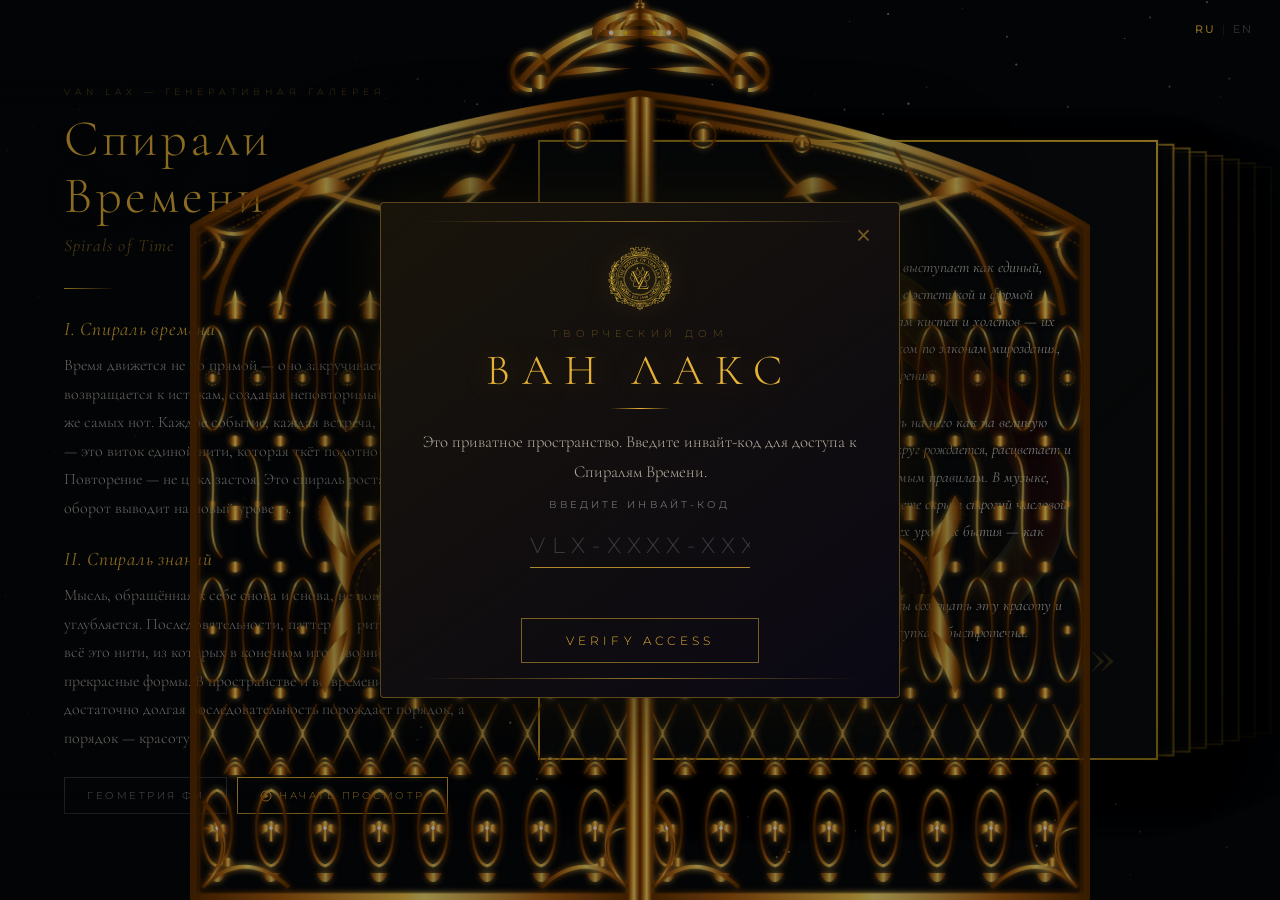
<file: spirals-of-time.html>
<!DOCTYPE html>
<html lang="ru">
<head>
  <meta charset="UTF-8">
  <meta name="viewport" content="width=device-width, initial-scale=1.0">
  <title>Спирали Времени | Van Lax — Генеративное Искусство</title>
  <meta name="description" content="Спирали Времени — галерея генеративных картин Van Lax. Размышление о повторении временных событий, спирали знаний и прекрасных формах, которые создают паттерны в пространстве и времени.">
  <link rel="preconnect" href="https://fonts.googleapis.com">
  <link rel="preconnect" href="https://fonts.gstatic.com" crossorigin>
  <link href="https://fonts.googleapis.com/css2?family=Cormorant+Garamond:ital,wght@0,300;0,400;0,600;1,300;1,400&family=Montserrat:wght@200;300;400;500&display=swap" rel="stylesheet">
  <link rel="stylesheet" href="gate.css">
  <script>window.GATE_LOCKED_PAGE = true;</script>
  <script src="gate.js" defer></script>
  <style>
    :root {
      --bg: #05070a;
      --gold: #E5B236;
      --gold-dim: rgba(229, 178, 54, 0.4);
      --gold-glow: rgba(229, 178, 54, 0.15);
      --silver: #c8c8c8;
      --glass: rgba(8, 10, 16, 0.82);
      --border: rgba(229, 178, 54, 0.18);
      --frame-gold: #C9962A;
      --font-serif: 'Cormorant Garamond', serif;
      --font-sans: 'Montserrat', sans-serif;
    }

    *, *::before, *::after { margin: 0; padding: 0; box-sizing: border-box; }

    html, body {
      width: 100%; height: 100%;
      background: var(--bg);
      color: var(--silver);
      font-family: var(--font-sans);
      overflow: hidden;
    }

    /* ─── STARFIELD CANVAS ─────────────────────────────── */
    #stars-canvas {
      position: fixed;
      inset: 0;
      z-index: 0;
      pointer-events: none;
    }

    /* ─── MAIN LAYOUT ──────────────────────────────────── */
    #page {
      position: relative;
      z-index: 1;
      display: grid;
      grid-template-columns: 42% 58%;
      height: 100vh;
      overflow: hidden;
    }

    /* ─── LEFT PANEL ───────────────────────────────────── */
    #left-panel {
      display: flex;
      flex-direction: column;
      justify-content: center;
      padding: 5vh 4vw 5vh 5vw;
      position: relative;
      z-index: 2;
      overflow-y: auto;
      scrollbar-width: none;
    }
    #left-panel::-webkit-scrollbar { display: none; }

    /* subtle left-side vignette */
    #left-panel::before {
      content: '';
      position: fixed;
      left: 0; top: 0;
      width: 42%;
      height: 100%;
      background: linear-gradient(to right, rgba(5,7,10,0.9) 60%, transparent);
      pointer-events: none;
      z-index: -1;
    }

    /* lang switch */
    .lang-switch {
      position: fixed;
      top: 22px; right: 28px;
      display: flex; gap: 7px; align-items: center;
      font-family: var(--font-sans);
      font-size: 11px; font-weight: 300;
      letter-spacing: 0.12em;
      z-index: 100;
    }
    .lang-switch a { color: rgba(255,255,255,0.45); text-decoration: none; transition: 0.3s; }
    .lang-switch a:hover, .lang-switch a.active { color: var(--gold); }
    .lang-switch a.active { font-weight: 500; pointer-events: none; }
    .lang-switch span { color: rgba(255,255,255,0.2); }

    /* return link */
    .back-link {
      display: inline-flex; align-items: center; gap: 8px;
      font-size: 10px; letter-spacing: 0.25em; text-transform: uppercase;
      color: rgba(229,178,54,0.5);
      text-decoration: none;
      margin-bottom: 3.5vh;
      transition: color 0.3s;
    }
    .back-link:hover { color: var(--gold); }
    .back-link svg { transition: transform 0.3s; }
    .back-link:hover svg { transform: translateX(-3px); }

    /* gallery label */
    .gallery-label {
      font-family: var(--font-sans);
      font-size: 9px; font-weight: 300;
      letter-spacing: 0.55em; text-transform: uppercase;
      color: rgba(229,178,54,0.55);
      margin-bottom: 14px;
    }

    /* main title */
    h1.gallery-title {
      font-family: var(--font-serif);
      font-size: clamp(2.4rem, 4vw, 3.4rem);
      font-weight: 300;
      color: var(--gold);
      letter-spacing: 0.07em;
      line-height: 1.12;
      margin-bottom: 10px;
      text-shadow: 0 0 60px rgba(229,178,54,0.2);
    }

    .title-subtitle {
      font-family: var(--font-serif);
      font-style: italic;
      font-size: clamp(0.9rem, 1.5vw, 1.1rem);
      color: rgba(229,178,54,0.5);
      letter-spacing: 0.06em;
      margin-bottom: 3.5vh;
    }

    /* gold divider */
    .gold-divider {
      width: 52px; height: 1px;
      background: linear-gradient(90deg, var(--gold), transparent);
      margin-bottom: 3.2vh;
    }

    /* description blocks */
    .desc-block {
      margin-bottom: 2.8vh;
    }
    .desc-block h3 {
      font-family: var(--font-serif);
      font-size: clamp(1rem, 1.6vw, 1.2rem);
      font-weight: 400;
      color: var(--gold);
      letter-spacing: 0.04em;
      margin-bottom: 10px;
      font-style: italic;
    }
    .desc-block p {
      font-family: var(--font-serif);
      font-size: clamp(0.88rem, 1.3vw, 1rem);
      font-weight: 300;
      line-height: 1.78;
      color: rgba(210, 205, 195, 0.82);
    }

    /* text overlay on the first canvas */
    .card-text-overlay {
      position: absolute;
      inset: 15px;
      display: flex;
      flex-direction: column;
      justify-content: center;
      align-items: center;
      z-index: 3;
      opacity: 1;
      transition: opacity 0.7s cubic-bezier(0.4, 0, 0.2, 1);
      pointer-events: none;
      text-align: center;
    }
    .browsing .card-text-overlay {
      opacity: 0;
    }
    .card-philosophy-text {
      max-width: 86%;
      margin: 0 auto;
      position: relative;
      padding: 0 30px;
    }
    .card-philosophy-text::before {
      content: '«';
      position: absolute;
      left: -15px;
      top: -20px;
      font-family: var(--font-serif);
      font-size: clamp(3rem, 7vh, 5rem);
      color: rgba(229, 178, 54, 0.22);
      line-height: 1;
    }
    .card-philosophy-text::after {
      content: '»';
      position: absolute;
      right: -15px;
      bottom: -40px;
      font-family: var(--font-serif);
      font-size: clamp(3rem, 7vh, 5rem);
      color: rgba(229, 178, 54, 0.22);
      line-height: 1;
    }
    .card-philosophy-text p {
      font-family: var(--font-serif);
      font-style: italic;
      font-size: clamp(0.72rem, 1.72vh, 1.02rem);
      line-height: 1.75;
      color: var(--silver);
      text-shadow: 0 1px 3px rgba(0, 0, 0, 0.95), 0 0 10px rgba(200, 200, 200, 0.12);
      margin-bottom: 2.2vh;
    }
    .card-philosophy-text p:last-child {
      margin-bottom: 0;
    }

    /* artwork info (shown when navigating) */
    #artwork-info {
      margin-bottom: 3vh;
      opacity: 0;
      transform: translateY(8px);
      transition: opacity 0.6s ease, transform 0.6s ease;
      pointer-events: none;
    }
    #artwork-info.visible {
      opacity: 1;
      transform: translateY(0);
      pointer-events: auto;
    }
    .artwork-number {
      font-family: var(--font-sans);
      font-size: 9px; letter-spacing: 0.5em; text-transform: uppercase;
      color: rgba(229,178,54,0.4);
      margin-bottom: 8px;
    }
    #artwork-title {
      font-family: var(--font-serif);
      font-size: clamp(1.3rem, 2.2vw, 1.7rem);
      font-weight: 300;
      color: #fff;
      letter-spacing: 0.05em;
      margin-bottom: 10px;
    }
    #artwork-desc {
      font-family: var(--font-serif);
      font-size: clamp(0.85rem, 1.25vw, 0.97rem);
      line-height: 1.75;
      color: rgba(210,205,195,0.78);
      font-style: italic;
    }

    /* ─── BUTTONS ───────────────────────────────────────── */
    .btn-row {
      display: flex;
      flex-wrap: wrap;
      gap: 10px;
      margin-top: 2.5vh;
    }

    .vl-btn {
      background: transparent;
      border: 1px solid rgba(229,178,54,0.5);
      color: var(--gold);
      padding: 11px 22px;
      font-family: var(--font-sans);
      font-size: 10px; font-weight: 300;
      letter-spacing: 0.25em; text-transform: uppercase;
      cursor: pointer;
      text-decoration: none;
      display: inline-flex; align-items: center; gap: 7px;
      transition: all 0.4s ease;
      white-space: nowrap;
    }
    .vl-btn:hover {
      background: rgba(229,178,54,0.08);
      border-color: var(--gold);
      box-shadow: 0 0 20px rgba(229,178,54,0.12);
    }
    .vl-btn.primary {
      border-color: var(--gold);
      background: transparent;
    }
    .vl-btn.secondary {
      border-color: rgba(255,255,255,0.2);
      color: rgba(255,255,255,0.55);
    }
    .vl-btn.secondary:hover {
      border-color: rgba(255,255,255,0.6);
      color: #fff;
      box-shadow: none;
    }
    .vl-btn:disabled {
      opacity: 0.28;
      cursor: not-allowed;
      pointer-events: none;
    }
    .vl-btn svg { flex-shrink: 0; }

    /* nav controls (prev/next) */
    #nav-controls {
      display: flex; gap: 10px; align-items: center;
      margin-top: 10px;
      opacity: 0; pointer-events: none;
      transition: opacity 0.5s ease;
    }
    #nav-controls.visible {
      opacity: 1; pointer-events: auto;
    }

    .nav-btn {
      background: transparent;
      border: 1px solid rgba(229,178,54,0.4);
      color: var(--gold);
      width: 44px; height: 44px;
      display: flex; align-items: center; justify-content: center;
      cursor: pointer;
      transition: all 0.35s ease;
      font-size: 18px;
    }
    .nav-btn:hover {
      background: rgba(229,178,54,0.1);
      border-color: var(--gold);
      box-shadow: 0 0 15px rgba(229,178,54,0.15);
    }
    .nav-btn:disabled {
      opacity: 0.22;
      cursor: not-allowed;
    }

    .nav-counter {
      font-family: var(--font-sans);
      font-size: 10px; letter-spacing: 0.3em;
      color: rgba(229,178,54,0.5);
      padding: 0 4px;
    }

    /* ─── RIGHT PANEL: GALLERY STAGE ──────────────────── */
    #right-panel {
      position: relative;
      overflow: hidden;
      display: flex;
      align-items: center;
      justify-content: flex-start;
      padding-left: 0;
    }

    /* right-side fade */
    #right-panel::after {
      content: '';
      position: absolute;
      right: 0; top: 0;
      width: 12%;
      height: 100%;
      background: linear-gradient(to left, rgba(5,7,10,0.95), transparent);
      pointer-events: none;
      z-index: 3;
    }

    /* the container for accordion cards */
    #cards-track {
      position: relative;
      display: flex;
      align-items: center;
      transition: opacity 0.4s ease;
    }

    /* ─── PAINTING CARD ─────────────────────────────────── */
    .painting-card {
      position: absolute;
      flex-shrink: 0;
      /* large square */
      --card-size: clamp(340px, 70vh, 620px);
      width: var(--card-size);
      height: var(--card-size);
      transition: transform 0.7s cubic-bezier(0.4, 0, 0.2, 1),
                  opacity 0.7s ease,
                  filter 0.7s ease;
      will-change: transform, opacity, filter;
    }

    /* Thin gold frame with deep volumetric shadow */
    .card-frame {
      width: 100%; height: 100%;
      position: relative;
      padding: 2px;
      background: linear-gradient(145deg,
        #9A7B1A 0%, #D4A520 25%, #E5B236 50%,
        #D4A520 75%, #9A7B1A 100%
      );
      box-shadow:
        0 2px 4px rgba(0,0,0,0.4),
        0 6px 14px rgba(0,0,0,0.5),
        0 14px 36px rgba(0,0,0,0.55),
        0 24px 60px rgba(0,0,0,0.4),
        0 0 0 1px rgba(229,178,54,0.12),
        inset 0 1px 0 rgba(255,220,100,0.15);
    }

    .card-img {
      width: 100%; height: 100%;
      object-fit: cover;
      display: block;
      user-select: none;
      -webkit-user-drag: none;
    }

    /* subtle shimmer on active card only */
    .painting-card[data-slot="0"] .card-frame::after {
      content: '';
      position: absolute;
      inset: 0;
      background: linear-gradient(
        135deg,
        transparent 30%,
        rgba(255,220,100,0.04) 50%,
        transparent 70%
      );
      pointer-events: none;
      animation: frameShimmer 5s ease-in-out infinite;
    }
    @keyframes frameShimmer {
      0%, 100% { opacity: 0.3; }
      50% { opacity: 1; }
    }

    .card-overlay {
      position: absolute;
      inset: 2px;
      background: var(--bg);
      opacity: 0.88;
      transition: opacity 0.7s cubic-bezier(0.4, 0, 0.2, 1);
      pointer-events: none;
      z-index: 2;
    }
    .browsing .card-overlay {
      opacity: 0;
    }

    /* ─── PARTICLE FLOAT ANIMATION ───────────────────────── */
    @keyframes floatUp {
      0%   { transform: translateY(0) translateX(0) scale(1); opacity: 0.7; }
      50%  { transform: translateY(-30px) translateX(8px) scale(1.1); opacity: 1; }
      100% { transform: translateY(-60px) translateX(-4px) scale(0.9); opacity: 0; }
    }

    /* ─── INTRO STATE / BROWSING STATE ──────────────────── */
    #intro-content { transition: opacity 0.5s ease; }
    #intro-content.hidden {
      opacity: 0; pointer-events: none;
      position: absolute;
    }

    #browse-content {
      opacity: 0; pointer-events: none;
      position: absolute;
      width: 100%;
      transition: opacity 0.5s ease 0.3s;
    }
    #browse-content.visible {
      opacity: 1; pointer-events: auto;
      position: relative;
    }

    /* ─── SCROLL HINT ─────────────────────────────────── */
    .subtle-gradient-top {
      position: fixed;
      top: 0; left: 0;
      width: 42%; height: 12vh;
      background: linear-gradient(to bottom, rgba(5,7,10,1), transparent);
      pointer-events: none;
      z-index: 3;
    }
    .subtle-gradient-bottom {
      position: fixed;
      bottom: 0; left: 0;
      width: 42%; height: 12vh;
      background: linear-gradient(to top, rgba(5,7,10,1), transparent);
      pointer-events: none;
      z-index: 3;
    }

    /* ─── COSMIC GLOW BEHIND ACTIVE PAINTING ─────────────── */
    #painting-glow {
      position: absolute;
      width: clamp(300px, 38vh, 520px);
      height: clamp(300px, 38vh, 520px);
      border-radius: 50%;
      background: radial-gradient(circle, rgba(229,178,54,0.06) 0%, transparent 70%);
      pointer-events: none;
      z-index: 0;
      left: 50%;
      top: 50%;
      transform: translate(-50%, -50%);
      animation: glowPulse 5s ease-in-out infinite;
    }
    @keyframes glowPulse {
      0%, 100% { opacity: 0.5; transform: translate(-50%, -50%) scale(1); }
      50%       { opacity: 1;   transform: translate(-50%, -50%) scale(1.05); }
    }

    /* ─── LOADING FADE ───────────────────────────────────── */
    #page-loader {
      position: fixed; inset: 0;
      background: var(--bg);
      z-index: 999;
      display: flex; align-items: center; justify-content: center;
      transition: opacity 0.8s ease;
    }
    #page-loader.done { opacity: 0; pointer-events: none; }
    .loader-text {
      font-family: var(--font-serif);
      font-size: 1rem; letter-spacing: 0.5em;
      color: rgba(229,178,54,0.5);
      text-transform: uppercase;
      animation: loaderPulse 1.5s ease-in-out infinite;
    }
    @keyframes loaderPulse { 0%,100%{opacity:0.3;} 50%{opacity:1;} }

    /* ═══════════════════════════════════════════════════
       MOBILE ADAPTATION
       ═══════════════════════════════════════════════════ */
    @media (max-width: 768px) {
      html, body {
        overflow-y: auto;
        overflow-x: hidden;
        height: auto;
      }

      #page {
        display: flex;
        flex-direction: column;
        height: auto;
        min-height: 100vh;
        min-height: 100dvh;
        overflow: visible;
      }

      #left-panel {
        padding: 22px 20px 40px;
        justify-content: flex-start;
        overflow: visible;
      }
      #left-panel::before { display: none; }

      .subtle-gradient-top,
      .subtle-gradient-bottom { display: none; }

      .gallery-label {
        font-size: 8px;
        letter-spacing: 0.4em;
        margin-bottom: 8px;
      }

      h1.gallery-title {
        font-size: 1.8rem;
        margin-bottom: 4px;
      }
      h1.gallery-title br { display: none; }

      .title-subtitle {
        font-size: 0.85rem;
        margin-bottom: 2vh;
      }

      .gold-divider { margin-bottom: 2vh; }

      /* ─── Right panel becomes inline in flow ─── */
      #right-panel {
        width: 100%;
        height: calc(min(88vw, 540px) * 1.12 + 12px);
        padding: 0;
        display: block;
        position: relative;
        margin: 0 auto 15px;
      }
      #right-panel::after { display: none; }
      #painting-glow { display: none; }

      #cards-track {
        width: 100%;
        height: 100%;
        position: relative;
      }

      .painting-card {
        --card-w: min(88vw, 540px);
        --card-h: calc(var(--card-w) * 1.12);
        width: var(--card-w);
        height: var(--card-h);
        position: absolute !important;
        left: 50%;
        top: 50%;
        margin-left: calc(-1 * var(--card-w) / 2);
        margin-top: calc(-1 * var(--card-h) / 2);
        display: block !important;
        transition: transform 0.65s cubic-bezier(0.4, 0, 0.2, 1),
                    opacity 0.65s ease,
                    filter 0.65s ease !important;
      }

      .card-frame {
        box-shadow:
          0 4px 16px rgba(0,0,0,0.5),
          0 10px 30px rgba(0,0,0,0.35);
      }

      /* Text overlay on mobile */
      .card-text-overlay {
        inset: 4px;
      }
      .card-philosophy-text {
        max-width: 96%;
        padding: 0 12px;
      }
      .card-philosophy-text p {
        font-size: clamp(0.66rem, 2.8vw, 0.78rem);
        line-height: 1.5;
        margin-bottom: 1.2vh;
      }
      .card-philosophy-text::before {
        font-size: 1.8rem;
        left: -8px;
        top: -10px;
      }
      .card-philosophy-text::after {
        font-size: 1.8rem;
        right: -8px;
        bottom: -16px;
      }

      /* Description blocks */
      .desc-block { margin-bottom: 2vh; }
      .desc-block h3 { font-size: 1rem; margin-bottom: 6px; }
      .desc-block p { font-size: 0.94rem; line-height: 1.85; }

      /* Layout reordering with flex direction & order */
      #intro-content {
        display: flex !important;
        flex-direction: column !important;
      }
      #start-row {
        order: 1 !important;
        margin-top: 15px !important;
        margin-bottom: 25px !important;
        justify-content: center !important;
      }
      #intro-content .desc-block {
        order: 2 !important;
      }

      #browse-content {
        display: flex !important;
        flex-direction: column !important;
      }

      /* Artwork info is moved above the paintings on mobile */
      #artwork-info {
        display: none !important;
      }
      .browsing #artwork-info {
        display: block !important;
        margin-top: 18px !important;
        margin-bottom: 22px !important;
        border-left: 1px solid var(--border);
        padding-left: 14px;
        min-height: 90px;
        opacity: 0;
        transform: translateY(4px);
        transition: opacity 0.4s ease, transform 0.4s ease;
      }
      .browsing #artwork-info.visible {
        opacity: 1;
        transform: translateY(0);
      }
      #artwork-title { font-size: 1.15rem; margin-bottom: 6px; }
      #artwork-desc { font-size: 0.92rem; line-height: 1.8; }

      /* Nav controls centered and right under paintings */
      #nav-controls {
        order: 1 !important;
        margin-top: 15px !important;
        margin-bottom: 15px !important;
        justify-content: center !important;
        display: flex !important;
      }

      /* Button rows centered */
      .btn-row {
        justify-content: center;
        flex-wrap: wrap;
      }
      #browse-content .btn-row {
        order: 2 !important;
        margin-top: 35px !important;
        margin-bottom: 30px !important;
        display: flex !important;
      }
      #start-row {
        justify-content: center;
      }

      .vl-btn {
        padding: 10px 16px;
        font-size: 9px;
        letter-spacing: 0.2em;
      }

      .nav-btn {
        width: 40px;
        height: 40px;
      }

      /* Lang switch */
      .lang-switch {
        top: 14px;
        right: 16px;
        font-size: 10px;
      }

      /* Swipe hint */
      .swipe-hint {
        text-align: center;
        font-family: var(--font-sans);
        font-size: 9px;
        letter-spacing: 0.2em;
        text-transform: uppercase;
        color: rgba(229,178,54,0.35);
        margin-top: 8px;
        opacity: 1;
        transition: opacity 0.5s ease;
      }
      .swipe-hint.hidden { opacity: 0; }
    }
  </style>
</head>
<body>

<!-- Page loader -->
<div id="page-loader">
  <span class="loader-text">Спирали Времени</span>
</div>

<!-- Starfield -->
<canvas id="stars-canvas"></canvas>

<!-- Gate elements (for consistency) -->
<div id="gothic-gate-container"></div>
<div id="welcome-popup-overlay" style="display:none" role="dialog" aria-modal="true" aria-labelledby="welcome-popup-title">
  <div id="welcome-popup">
    <button class="wlc-close-btn" onclick="closeGatePopup()" aria-label="Закрыть">&times;</button>
    <div class="wlc-crest">
      <img src="assets/coat_of_arms.svg" alt="Crest" class="wlc-crest-img">
    </div>
    <p class="wlc-sup">ТВОРЧЕСКИЙ ДОМ</p>
    <h2 id="welcome-popup-title" class="wlc-logo">ВАН ЛАКС</h2>
    <div class="wlc-divider"></div>
    <p class="wlc-body">Это приватное пространство. Введите инвайт-код для доступа к Спиралям Времени.</p>
    <div id="gate-form" class="wlc-gate-form">
      <span class="wlc-invite-label">Введите инвайт-код</span>
      <div class="wlc-code-wrap">
        <input id="invite-code-input" class="wlc-code-input" type="text" maxlength="13"
               placeholder="VLX-XXXX-XXXX" autocomplete="off" spellcheck="false"/>
      </div>
      <p id="gate-error" class="wlc-gate-error" aria-live="polite"></p>
      <button id="invite-submit-btn" class="wlc-gate-submit" onclick="submitInviteCode()">ПРОВЕРИТЬ ДОСТУП</button>
    </div>
    <div id="gate-success" class="wlc-gate-success" style="display:none">
      <p class="wlc-access-granted">&#10003;&ensp;ДОСТУП ОТКРЫТ</p>
      <p class="wlc-body" style="margin:0;">Ворота Творческого дома открываются перед вами.</p>
    </div>
  </div>
</div>
<div id="cookie-banner" role="complementary" style="display:none"></div>

<!-- Lang switch -->
<div class="lang-switch">
  <a href="spirals-of-time.html" class="active">RU</a>
  <span>|</span>
  <a href="spirals-of-time-en.html">EN</a>
</div>

<!-- Gradient overlays for left panel scroll -->
<div class="subtle-gradient-top"></div>
<div class="subtle-gradient-bottom"></div>

<!-- ─── MAIN LAYOUT ─────────────────────────────────── -->
<div id="page">

  <!-- LEFT PANEL -->
  <div id="left-panel">



    <div class="gallery-label">Van Lax — Генеративная Галерея</div>
    <h1 class="gallery-title">Спирали <br>Времени</h1>
    <p class="title-subtitle">Spirals of Time</p>

    <div class="gold-divider"></div>

    <!-- INTRO CONTENT (visible before "Begin") -->
    <div id="intro-content">
      <div class="desc-block">
        <h3>I. Спираль времени</h3>
        <p>Время движется не по прямой — оно закручивается, возвращается к истокам, создавая неповторимые сюжеты из тех же самых нот. Каждое событие, каждая встреча, каждый выбор — это виток единой нити, которая ткёт полотно реальности. Повторение — не цикл застоя. Это спираль роста, где каждый оборот выводит на новый уровень.</p>
      </div>

      <div class="desc-block">
        <h3>II. Спираль знаний</h3>
        <p>Мысль, обращённая к себе снова и снова, не повторяется — она углубляется. Последовательности, паттерны, ритмы знания — всё это нити, из которых в конечном итоге возникают прекрасные формы. В пространстве и во времени любая достаточно долгая последовательность порождает порядок, а порядок — красоту.</p>
      </div>



      <div class="btn-row" id="start-row">
        <a href="phi-geometry-ru.html" class="vl-btn secondary">Геометрия Фи</a>
        <button class="vl-btn primary" id="start-btn">
          <svg width="12" height="12" viewBox="0 0 12 12" fill="none">
            <circle cx="6" cy="6" r="5" stroke="currentColor" stroke-width="1"/>
            <path d="M4.5 3.5L8.5 6L4.5 8.5V3.5Z" fill="currentColor"/>
          </svg>
          Начать просмотр
        </button>
      </div>
    </div>

    <!-- BROWSE CONTENT (visible after "Begin") -->
    <div id="browse-content">
      <!-- artwork info block -->
      <div id="artwork-info">
        <div class="artwork-number" id="artwork-number">Работа 01 / 18</div>
        <div id="artwork-title">—</div>
        <div id="artwork-desc"></div>
      </div>

      <!-- nav controls -->
      <div id="nav-controls" class="visible">
        <button class="nav-btn" id="btn-prev" disabled aria-label="Предыдущая">
          <svg width="16" height="12" viewBox="0 0 16 12" fill="none">
            <path d="M15 6H1M1 6L6 1M1 6L6 11" stroke="currentColor" stroke-width="1.4" stroke-linecap="round" stroke-linejoin="round"/>
          </svg>
        </button>
        <span class="nav-counter" id="nav-counter">01 / 18</span>
        <button class="nav-btn" id="btn-next" aria-label="Следующая">
          <svg width="16" height="12" viewBox="0 0 16 12" fill="none">
            <path d="M1 6H15M15 6L10 1M15 6L10 11" stroke="currentColor" stroke-width="1.4" stroke-linecap="round" stroke-linejoin="round"/>
          </svg>
        </button>
      </div>

      <div class="btn-row" style="margin-top: 10vh;">
        <a href="phi-geometry-ru.html" class="vl-btn secondary">Геометрия Фи</a>
        <button id="restart-btn" class="vl-btn primary" style="display: none;">
          <svg width="11" height="11" viewBox="0 0 24 24" fill="none" stroke="currentColor" stroke-width="2.5" stroke-linecap="round" stroke-linejoin="round">
            <path d="M21.5 2v6h-6M21.34 15.57a10 10 0 1 1-.57-8.38l5.67-5.67"/>
          </svg>
          Сначала
        </button>
        <button id="back-to-intro-btn" class="vl-btn secondary">О галерее</button>
        <a href="abrakadabra-ru.html" class="vl-btn secondary">Стать творцом</a>
      </div>
    </div>

  </div><!-- /left-panel -->

  <!-- RIGHT PANEL -->
  <div id="right-panel">
    <div id="painting-glow"></div>

    <!-- Cards track -->
    <div id="cards-track">
      <!-- Cards generated by JS -->
    </div>
  </div>

</div><!-- /page -->

<script>
/* ===================================================
   SPIRALS OF TIME — GALLERY LOGIC
   =================================================== */

// ─── DATA ────────────────────────────────────────────
const PAINTINGS = [
  { id: 1,  title: 'Начало',                  desc: 'Рождение мысли в её дуальном величии. Первый импульс в спирали времени, прокладывающий тоннели сквозь вечность. Это танец жизни, в котором из тончайших вибраций созидания плетётся ткань времени.' },
  { id: 2,  title: 'Эхо',                     desc: 'Каждое созвучие оставляет неизгладимый след на полотне времён. Чистая энергия раздвигает собственные границы, стремясь к неизведанным горизонтам. Это сила, балансирующая на грани возможного.' },
  { id: 3,  title: 'Тишина',                  desc: 'Безмолвие холодного разума, предшествующее первому проблеску мысли. Точка абсолютной концентрации на рубеже сознания, где будущая идея уже стягивает к себе силы вселенной, но всё ещё остаётся невидимой тайной.' },
  { id: 4,  title: 'Гармония тишины',         desc: 'Момент, когда хаос отступает перед абсолютной ясностью. Холодный порядок сплетается с высшими смыслами в безмятежном потоке времени. Здесь нет спешки — лишь чистое созерцание и покой замершего мгновения.' },
  { id: 5,  title: 'Раскрытие',               desc: 'Обретение смелости явить миру свою истинную красоту. Уникальное сияние неповторимой души, не сравнимое ни с чем иным. Это манифест индивидуальности, превращающий текущий миг в подлинный праздник бытия.' },
  { id: 6,  title: 'Вечный огонь',            desc: 'Неугасимый свет, пылающий в самой глубине человеческого сердца. Та первородная искра желаний и устремлений, которая движет нами сквозь эпохи и остаётся неподвластной бегу веков.' },
  { id: 7,  title: 'Харизма',                 desc: 'Диалог с вечностью: обладает ли время собственным магнетизмом? Эта работа — безмолвный вопрос. Неуловимая харизма эпох воплощается в лицах людей, смене поколений и непрерывном акте творения.' },
  { id: 8,  title: 'Близнецы',                desc: 'Отражение ускользающих эпох, которые сквозь призму памяти кажутся нам наивно-близкими, почти детскими. Но под этой безмятежностью скрывается их ветреная, безрассудная и неукротимая природа.' },
  { id: 9,  title: 'Троица',                  desc: 'Высшее выражение триединства в структуре бытия. Сакральный механизм, прядущий волокна наших судеб ради сохранения вселенского равновесия. Словно мифические пряхи, невидимые силы времени непрерывно ткут полотно единой реальности.' },
  { id: 10, title: 'Вечное движение мысли',   desc: 'Жизнь как бесконечная динамика. Время замирает, стоит лишь прекратить внутреннее движение — поиск разума, порыв тела или стремление к добродетели. Движение мысли — это единственный способ длить саму реальность.' },
  { id: 11, title: 'Невидимый мир света',     desc: 'Мрак не тождественен пустоте. Подобно тому как очертания привычных вещей скрываются в погасшей комнате, в теневых лабиринтах нашего времени таятся скрытые смыслы и невидимые источники света.' },
  { id: 12, title: 'Расширение',              desc: 'Опровержение линейности: время способно растягиваться и обретать многомерность. Внутренние возможности раскрываются в полную силу лишь тогда, когда они опираются на безупречный внутренний закон и гармоничную структуру.' },
  { id: 13, title: 'Резонанс',                desc: 'Когда созвучные частоты находят друг друга, рождается резонанс. Это полотно — гимн великим историческим вехам, которые всегда оказывались результатом слияния и созвучия передовых идей.' },
  { id: 14, title: 'Пятая мерность',          desc: 'Художественное прозрение: попытка запечатлеть пятое измерение времени, выходящее за рамки нашей привычной трехмерной реальности и открывающее новые плоскости восприятия.' },
  { id: 15, title: 'В потоке времени',        desc: 'Слияние помыслов — светлых и теневых — в едином русле бытия. Нити времени переплетаются, образуя прочный и нерасторжимый союз, где противоположности обретают общую судьбу.' },
  { id: 16, title: 'Вечное сияние',           desc: 'Триумф личной воли: когда дух излучает свет, само время ложится в твои ладони. Лучи этого сияния проникают сквозь расстояния, вдохновляя и увлекая других за пределы обыденности.' },
  { id: 17, title: 'Паутина времени',         desc: 'Бесконечный гобелен судьбы. Тончайшие нити времени будут плести всё новые кружева событий до тех пор, пока внутри нас теплится священный огонь стремления.' },
  { id: 18, title: 'Власть над временем',     desc: 'Исконное искушение человечества — подчинить себе бег минут. В упоении творчеством оно проносится вспышкой, в тоске ожидания — застывает вечностью. Но истинное превосходство над временем остаётся величайшей тайной, не подвластной никому.' },
];

const TOTAL = PAINTINGS.length;
let currentIndex = 0;
let isBrowsing = false;
let isAnimating = false;
const VISIBLE_CARDS = 10; // more cards to fill width

function isMobileView() {
  return window.innerWidth <= 768;
}

// ─── STARFIELD ───────────────────────────────────────
(function initStars() {
  const canvas = document.getElementById('stars-canvas');
  const ctx = canvas.getContext('2d');
  let stars = [];

  function resize() {
    canvas.width  = window.innerWidth;
    canvas.height = window.innerHeight;
  }

  function createStars() {
    stars = [];
    const N = Math.floor((canvas.width * canvas.height) / 5000);
    for (let i = 0; i < N; i++) {
      stars.push({
        x: Math.random() * canvas.width,
        y: Math.random() * canvas.height,
        r: Math.random() * 1.1 + 0.2,
        a: Math.random(),
        s: (Math.random() * 0.4 + 0.2) * (Math.random() < 0.5 ? 1 : -1),
        phase: Math.random() * Math.PI * 2,
      });
    }
  }

  let raf;
  function draw(t) {
    ctx.clearRect(0, 0, canvas.width, canvas.height);
    stars.forEach(st => {
      const alpha = 0.3 + 0.4 * Math.abs(Math.sin(t * 0.0003 * Math.abs(st.s) + st.phase));
      ctx.beginPath();
      ctx.arc(st.x, st.y, st.r, 0, Math.PI * 2);
      ctx.fillStyle = `rgba(220,210,180,${alpha})`;
      ctx.fill();
    });
    raf = requestAnimationFrame(draw);
  }

  window.addEventListener('resize', () => { resize(); createStars(); });
  resize();
  createStars();
  raf = requestAnimationFrame(draw);
})();

// ─── CALCULATE ACCORDION OFFSET ─────────────────────
function getAccordionOffset(cardCount) {
  if (isMobileView()) return 0;
  const panel = document.getElementById('right-panel');
  if (!panel || cardCount <= 1) return 30;
  const panelW = panel.offsetWidth;
  const cardEl = document.querySelector('.painting-card');
  const cardW = cardEl ? cardEl.offsetWidth : 400;
  // Spread remaining cards evenly from card edge to right edge
  const availableSpace = panelW - cardW + 40; // 40px to bleed off edge
  return Math.max(20, availableSpace / (cardCount - 1));
}

// ─── POSITION CARDS IN ACCORDION ─────────────────────
function positionCards() {
  const cards = document.querySelectorAll('.painting-card');
  const count = cards.length;
  const offset = getAccordionOffset(count);
  const scaleStep = isMobileView() ? 0.02 : 0.012;

  cards.forEach((card, slot) => {
    const zIndex = count + 1 - slot;
    const translateX = slot * offset;
    const scale = 1 - slot * scaleStep;
    const brightness = isMobileView()
      ? Math.max(0.2, 1 - slot * 0.2)
      : Math.max(0.06, 1 - slot * 0.11);
    const opacity = isMobileView()
      ? Math.max(0.0, 1 - slot * 0.25)
      : Math.max(0.05, 1 - slot * 0.1);

    card.style.zIndex = zIndex;
    card.style.transform = `translateX(${translateX}px) scale(${scale})`;
    card.style.filter = `brightness(${brightness})`;
    card.style.opacity = opacity;
    card.setAttribute('data-slot', slot);
  });
}

// ─── BUILD CARDS ─────────────────────────────────────
function buildCards() {
  const track = document.getElementById('cards-track');
  track.innerHTML = '';

  const remaining = TOTAL - currentIndex;
  const count = Math.min(VISIBLE_CARDS, remaining);

  for (let slot = 0; slot < count; slot++) {
    const idx = currentIndex + slot;
    const painting = PAINTINGS[idx];
    const card = document.createElement('div');
    card.className = 'painting-card';
    card.setAttribute('data-slot', slot);
    card.setAttribute('data-idx', idx);

    const frame = document.createElement('div');
    frame.className = 'card-frame';

    const img = document.createElement('img');
    img.className = 'card-img';
    img.src = `Spirals of time/${painting.id}.webp`;
    img.alt = painting.title;
    img.loading = slot === 0 ? 'eager' : 'lazy';
    img.decoding = 'async';

    frame.appendChild(img);
    
    const overlay = document.createElement('div');
    overlay.className = 'card-overlay';
    frame.appendChild(overlay);

    // Add philosophy text on the first canvas (idx === 0)
    if (idx === 0) {
      const textOverlay = document.createElement('div');
      textOverlay.className = 'card-text-overlay';
      textOverlay.innerHTML = `
        <div class="card-philosophy-text">
          <p>Всё в мире подчинено числу. Математика выступает как единый, абсолютный закон Вселенной, соединяясь с эстетикой и формой человеческой мысли. Здесь нет привычных нам кистей и холстов — их место заняли алгоритм, сотворённый человеком по законам мироздания, времени и чистого намерения.</p>
          <p>Подобно тому как наш мир, если взглянуть на него как на великую Программу, был некогда задан Творцом, всё вокруг рождается, расцветает и перетекает в новые материи по Его невидимым правилам. В музыке, рождающей спирали звуков, в геометрии и в цвете скрыт строгий числовой порядок. Он поддерживает гармонию на всех уровнях бытия — как видимого, так и скрытого от глаз.</p>
          <p>Мы же приглашены сюда лишь для того, чтобы созерцать эту красоту и понимать, насколько она утончённа, хрупка и быстротечна.</p>
        </div>
      `;
      frame.appendChild(textOverlay);
    }

    card.appendChild(frame);
    track.appendChild(card);
  }

  positionCards();
}

// ─── UPDATE INFO ─────────────────────────────────────
function updateInfo() {
  const p = PAINTINGS[currentIndex];
  document.getElementById('artwork-number').textContent =
    `Работа ${String(currentIndex + 1).padStart(2,'0')} / ${TOTAL}`;
  document.getElementById('artwork-title').textContent = p.title;
  document.getElementById('artwork-desc').textContent  = p.desc;
  document.getElementById('nav-counter').textContent   =
    `${String(currentIndex + 1).padStart(2,'0')} / ${TOTAL}`;

  document.getElementById('btn-prev').disabled = currentIndex === 0;
  document.getElementById('btn-next').disabled = false;

  const restartBtn = document.getElementById('restart-btn');
  if (restartBtn) {
    restartBtn.style.display = currentIndex === TOTAL - 1 ? 'inline-flex' : 'none';
  }
}

// ─── NAVIGATE (SMOOTH) ──────────────────────────────
function navigate(dir) {
  if (isAnimating) return;
  const next = currentIndex + dir;
  if (next < 0) return;
  if (next >= TOTAL) {
    restartGallery();
    return;
  }
  isAnimating = true;

  const infoEl = document.getElementById('artwork-info');
  infoEl.classList.remove('visible');

  const cards = document.querySelectorAll('.painting-card');
  const offset = getAccordionOffset(cards.length);
  const scaleStep = isMobileView() ? 0.02 : 0.012;

  if (dir > 0) {
    // NEXT: front card slides out left & fades, others shift forward
    const frontCard = cards[0];
    if (frontCard) {
      frontCard.style.transition = 'transform 0.65s cubic-bezier(0.4,0,0.2,1), opacity 0.5s ease, filter 0.5s ease';
      frontCard.style.transform = isMobileView() ? 'translateX(-115%) scale(0.92)' : 'translateX(-120px) scale(0.92)';
      frontCard.style.opacity = '0';
      frontCard.style.filter = 'brightness(0)';
    }

    // Remaining cards animate to their new (slot - 1) positions
    cards.forEach((card, slot) => {
      if (slot === 0) return;
      const newSlot = slot - 1;
      const translateX = newSlot * offset;
      const scale = 1 - newSlot * scaleStep;
      const brightness = isMobileView()
        ? Math.max(0.2, 1 - newSlot * 0.2)
        : Math.max(0.06, 1 - newSlot * 0.11);
      const opacity = isMobileView()
        ? Math.max(0.0, 1 - newSlot * 0.25)
        : Math.max(0.05, 1 - newSlot * 0.1);

      card.style.transition = 'transform 0.65s cubic-bezier(0.4,0,0.2,1), opacity 0.6s ease, filter 0.6s ease';
      card.style.zIndex = cards.length - newSlot;
      card.style.transform = `translateX(${translateX}px) scale(${scale})`;
      card.style.filter = `brightness(${brightness})`;
      card.style.opacity = opacity;
      card.setAttribute('data-slot', newSlot);
    });

    setTimeout(() => {
      currentIndex = next;
      buildCards();
      updateInfo();
      setTimeout(() => infoEl.classList.add('visible'), 150);
      isAnimating = false;
    }, 600);

  } else {
    // PREV: all cards shift right, new front card fades in from left
    cards.forEach((card, slot) => {
      const newSlot = slot + 1;
      const translateX = newSlot * offset;
      const scale = 1 - newSlot * scaleStep;
      const brightness = isMobileView()
        ? Math.max(0.2, 1 - newSlot * 0.2)
        : Math.max(0.06, 1 - newSlot * 0.11);
      const opacity = isMobileView()
        ? Math.max(0.0, 1 - newSlot * 0.25)
        : Math.max(0.05, 1 - newSlot * 0.1);

      card.style.transition = 'transform 0.65s cubic-bezier(0.4,0,0.2,1), opacity 0.6s ease, filter 0.6s ease';
      card.style.zIndex = cards.length - newSlot;
      card.style.transform = `translateX(${translateX}px) scale(${scale})`;
      card.style.filter = `brightness(${brightness})`;
      card.style.opacity = opacity;
    });

    setTimeout(() => {
      currentIndex = next;
      buildCards();

      // Animate new front card from the left
      const newFront = document.querySelector('.painting-card[data-slot="0"]');
      if (newFront) {
        newFront.style.transition = 'none';
        newFront.style.transform = isMobileView() ? 'translateX(-115%) scale(0.95)' : 'translateX(-80px) scale(0.95)';
        newFront.style.opacity = '0';
        requestAnimationFrame(() => {
          requestAnimationFrame(() => {
            newFront.style.transition = 'transform 0.55s cubic-bezier(0.4,0,0.2,1), opacity 0.45s ease, filter 0.45s ease';
            newFront.style.transform = 'translateX(0) scale(1)';
            newFront.style.opacity = '1';
            newFront.style.filter = 'brightness(1)';
          });
        });
      }

      updateInfo();
      setTimeout(() => infoEl.classList.add('visible'), 200);
      isAnimating = false;
    }, 500);
  }
}

// ─── RESTART GALLERY ──────────────────────────────────
function restartGallery() {
  if (isAnimating) return;
  isAnimating = true;

  const infoEl = document.getElementById('artwork-info');
  if (infoEl) infoEl.classList.remove('visible');

  const track = document.getElementById('cards-track');
  if (track) track.style.opacity = '0';

  setTimeout(() => {
    currentIndex = 0;
    buildCards();
    updateInfo();
    if (track) track.style.opacity = '1';

    setTimeout(() => {
      if (infoEl) infoEl.classList.add('visible');
      isAnimating = false;
    }, 200);
  }, 400);
}

// ─── START BROWSING ───────────────────────────────────
function startBrowsing() {
  isBrowsing = true;
  document.getElementById('page').classList.add('browsing');
  positionCards();

  const introEl  = document.getElementById('intro-content');
  const browseEl = document.getElementById('browse-content');
  const infoEl   = document.getElementById('artwork-info');

  introEl.classList.add('hidden');

  setTimeout(() => {
    browseEl.classList.add('visible');
    updateInfo();
    setTimeout(() => infoEl.classList.add('visible'), 300);
  }, 350);
}

// ─── STOP BROWSING / SHOW INTRO ───────────────────────
function stopBrowsing() {
  isBrowsing = false;
  document.getElementById('page').classList.remove('browsing');
  positionCards();

  const introEl  = document.getElementById('intro-content');
  const browseEl = document.getElementById('browse-content');
  const infoEl   = document.getElementById('artwork-info');

  infoEl.classList.remove('visible');
  browseEl.classList.remove('visible');

  setTimeout(() => {
    introEl.classList.remove('hidden');
  }, 350);
}

// ─── INIT ─────────────────────────────────────────────
document.addEventListener('DOMContentLoaded', () => {
  buildCards();

  // Event listeners
  document.getElementById('start-btn').addEventListener('click', startBrowsing);
  document.getElementById('back-to-intro-btn').addEventListener('click', stopBrowsing);
  document.getElementById('restart-btn').addEventListener('click', restartGallery);
  document.getElementById('btn-prev').addEventListener('click', () => navigate(-1));
  document.getElementById('btn-next').addEventListener('click', () => navigate(1));

  // Keyboard navigation
  document.addEventListener('keydown', (e) => {
    if (!isBrowsing) return;
    if (e.key === 'ArrowRight' || e.key === 'ArrowDown') navigate(1);
    if (e.key === 'ArrowLeft'  || e.key === 'ArrowUp')   navigate(-1);
    if (e.key === 'Escape') stopBrowsing();
  });

  // ─── MOBILE SETUP ────────────────────────────────────

  if (isMobileView()) {
    const leftPanel = document.getElementById('left-panel');
    const rightPanel = document.getElementById('right-panel');
    const artworkInfo = document.getElementById('artwork-info');
    const divider = leftPanel.querySelector('.gold-divider');
    if (divider) {
      if (artworkInfo) {
        divider.after(artworkInfo);
      }
      if (rightPanel) {
        (artworkInfo || divider).after(rightPanel);
      }
    }

    // Add swipe hint below painting
    if (rightPanel) {
      const swipeHint = document.createElement('div');
      swipeHint.className = 'swipe-hint';
      swipeHint.id = 'swipe-hint';
      swipeHint.textContent = '← свайп для навигации →';
      rightPanel.after(swipeHint);
    }
  }

  // ─── TOUCH SWIPE FOR PAINTINGS ────────────────────────
  let touchStartX = 0;
  let touchStartY = 0;
  let touchStartTime = 0;
  const cardsTrack = document.getElementById('cards-track');

  if (cardsTrack) {
    cardsTrack.addEventListener('touchstart', (e) => {
      touchStartX = e.touches[0].clientX;
      touchStartY = e.touches[0].clientY;
      touchStartTime = Date.now();
    }, { passive: true });

    cardsTrack.addEventListener('touchend', (e) => {
      const dx = e.changedTouches[0].clientX - touchStartX;
      const dy = e.changedTouches[0].clientY - touchStartY;
      const dt = Date.now() - touchStartTime;

      // Must be a horizontal swipe: fast enough, far enough, more horizontal than vertical
      if (Math.abs(dx) > 40 && Math.abs(dx) > Math.abs(dy) * 1.2 && dt < 500) {
        if (!isBrowsing) {
          startBrowsing();
          // Hide swipe hint after first interaction
          const hint = document.getElementById('swipe-hint');
          if (hint) hint.classList.add('hidden');
          return;
        }
        if (dx < 0) navigate(1);   // swipe left = next
        else navigate(-1);          // swipe right = prev

        // Hide swipe hint
        const hint = document.getElementById('swipe-hint');
        if (hint) hint.classList.add('hidden');
      }
    }, { passive: true });
  }

  // Hide loader
  window.addEventListener('load', () => {
    setTimeout(() => {
      document.getElementById('page-loader').classList.add('done');
    }, 600);
  });
  setTimeout(() => {
    document.getElementById('page-loader').classList.add('done');
  }, 1800);
});
</script>
</body>
</html>
</file>
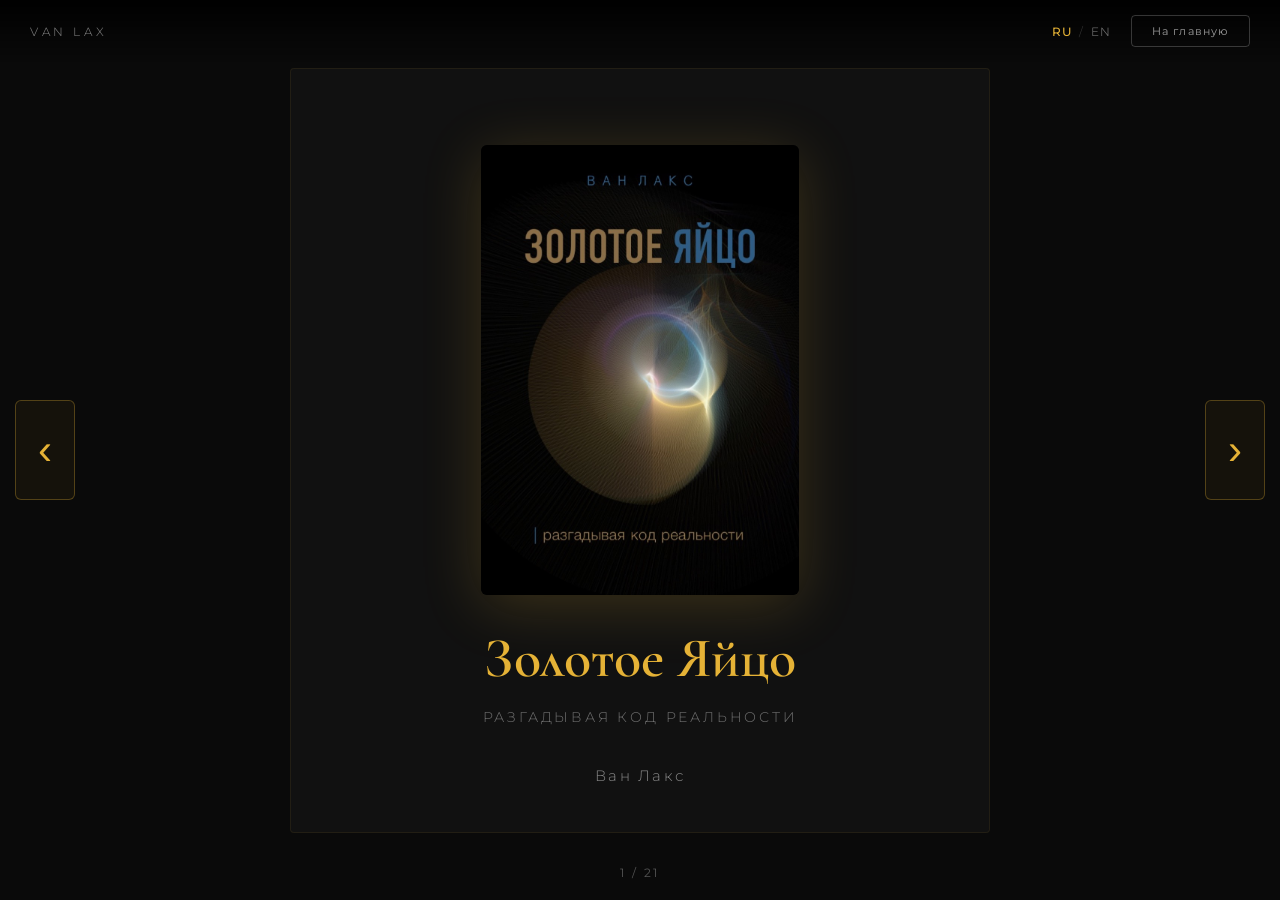
<file: book/index-ru.html>
<!DOCTYPE html>
<html lang="ru">
<head>
  <meta charset="UTF-8">
  <meta name="viewport" content="width=device-width, initial-scale=1.0">
  <title>Золотое Яйцо — Разгадывая код реальности</title>
  <link href="https://fonts.googleapis.com/css2?family=Cormorant+Garamond:ital,wght@0,400;0,600;1,400&family=Montserrat:wght@300;400;600&display=swap" rel="stylesheet">
  <style>
    :root {
      --gold: #E5B236;
      --bg: #0a0a0a;
      --page-bg: #111;
      --text: #d4d0c8;
      --accent: #E5B236;
    }

    * { margin: 0; padding: 0; box-sizing: border-box; }

    body {
      background: var(--bg);
      color: var(--text);
      font-family: 'Cormorant Garamond', serif;
      overflow: hidden;
      height: 100vh;
      height: 100dvh;
      width: 100vw;
      user-select: none;
    }

    /* ===== TOP BAR ===== */
    .top-bar {
      position: fixed; top: 0; left: 0; right: 0;
      display: flex; justify-content: space-between; align-items: center;
      padding: 15px 30px;
      z-index: 100;
      background: linear-gradient(to bottom, rgba(0,0,0,0.9), transparent);
    }
    .top-bar .brand {
      font-family: 'Montserrat', sans-serif;
      font-weight: 300; letter-spacing: 0.3em;
      font-size: 12px; color: rgba(255,255,255,0.5);
    }
    .top-bar .back-btn {
      background: transparent; border: 1px solid rgba(255,255,255,0.2);
      color: rgba(255,255,255,0.6); padding: 8px 20px; border-radius: 4px;
      font-family: 'Montserrat', sans-serif; font-size: 11px;
      letter-spacing: 0.1em; cursor: pointer; transition: 0.3s;
    }
    .top-bar .back-btn:hover { border-color: var(--gold); color: var(--gold); }

    /* ===== PAGE COUNTER ===== */
    .page-counter {
      position: fixed; bottom: 20px; left: 50%; transform: translateX(-50%);
      font-family: 'Montserrat', sans-serif; font-size: 12px;
      color: rgba(255,255,255,0.3); letter-spacing: 0.2em; z-index: 100;
    }

    /* ===== BOOK CONTAINER ===== */
    .book-container {
      width: 100vw; 
      height: 100vh;
      height: 100dvh;
      display: flex; align-items: center; justify-content: center;
      perspective: 1600px;
    }

    .book {
      position: relative;
      width: min(90vw, 700px);
      height: min(85vh, 950px);
      transform-style: preserve-3d;
    }

    /* ===== PAGES ===== */
    .page {
      position: absolute; top: 0; left: 0;
      width: 100%; height: 100%;
      background: var(--page-bg);
      border: 1px solid rgba(229,178,54,0.08);
      border-radius: 4px;
      padding: 60px 50px;
      overflow-y: auto;
      opacity: 0;
      pointer-events: none;
      transition: opacity 0.6s ease, transform 0.6s ease;
      transform: translateX(40px) scale(0.95);
      scrollbar-width: thin;
      scrollbar-color: rgba(229,178,54,0.3) transparent;
    }
    .page::-webkit-scrollbar { width: 4px; }
    .page::-webkit-scrollbar-thumb { background: rgba(229,178,54,0.3); border-radius: 2px; }
    .page::-webkit-scrollbar-track { background: transparent; }

    .page.active {
      opacity: 1;
      pointer-events: all;
      transform: translateX(0) scale(1);
      z-index: 10;
    }
    .page.exit-left {
      opacity: 0;
      transform: translateX(-60px) scale(0.95);
    }
    .page.exit-right {
      opacity: 0;
      transform: translateX(60px) scale(0.95);
    }

    /* ===== TYPOGRAPHY ===== */
    .page h1 {
      font-size: clamp(28px, 5vw, 48px);
      color: var(--gold);
      text-align: center;
      margin-bottom: 10px;
      font-weight: 600;
      line-height: 1.2;
    }
    .page h2 {
      font-size: clamp(22px, 3.5vw, 32px);
      color: #fff;
      margin: 30px 0 15px;
      font-weight: 600;
      line-height: 1.3;
    }
    .page h3 {
      font-size: clamp(18px, 2.5vw, 24px);
      color: var(--gold);
      margin: 25px 0 12px;
      font-weight: 400;
      font-style: italic;
    }
    .page p {
      font-size: clamp(15px, 2vw, 18px);
      line-height: 1.85;
      margin-bottom: 18px;
      color: var(--text);
    }
    .page .epigraph {
      text-align: center;
      font-style: italic;
      color: rgba(229,178,54,0.7);
      font-size: clamp(14px, 1.8vw, 17px);
      margin: 20px 0 30px;
      line-height: 1.7;
    }
    .page .subtitle {
      text-align: center;
      font-family: 'Montserrat', sans-serif;
      font-weight: 300;
      letter-spacing: 0.2em;
      font-size: clamp(11px, 1.5vw, 14px);
      color: rgba(255,255,255,0.4);
      margin-bottom: 20px;
    }
    .page .author {
      text-align: center;
      font-family: 'Montserrat', sans-serif;
      font-weight: 300;
      letter-spacing: 0.15em;
      font-size: clamp(12px, 1.5vw, 15px);
      color: rgba(255,255,255,0.5);
      margin-top: 20px;
    }
    .page .divider {
      text-align: center;
      color: var(--gold);
      font-size: 24px;
      margin: 30px 0;
      opacity: 0.4;
    }
    .page blockquote {
      border-left: 2px solid rgba(229,178,54,0.3);
      padding: 10px 20px;
      margin: 20px 0;
      font-style: italic;
      color: rgba(255,255,255,0.6);
      font-size: clamp(14px, 1.8vw, 16px);
    }
    .page ul {
      list-style: none;
      padding: 0;
      margin: 15px 0;
    }
    .page ul li {
      padding: 8px 0 8px 20px;
      position: relative;
      font-size: clamp(15px, 1.8vw, 17px);
      line-height: 1.7;
    }
    .page ul li::before {
      content: '◆';
      position: absolute;
      left: 0;
      color: var(--gold);
      font-size: 8px;
      top: 14px;
    }

    /* ===== IMAGES ===== */
    .page .page-img {
      display: block;
      max-width: 40%;
      margin: 20px auto;
      border-radius: 4px;
      box-shadow: 0 4px 30px rgba(229,178,54,0.1);
    }
    .page .cover-img {
      display: block;
      max-width: 60%;
      max-height: 50vh;
      margin: 30px auto;
      border-radius: 6px;
      box-shadow: 0 10px 60px rgba(229,178,54,0.2);
    }

    /* ===== PART TITLE PAGES ===== */
    .page.part-title {
      display: flex;
      flex-direction: column;
      align-items: center;
      justify-content: center;
      text-align: center;
    }
    .page.part-title h1 {
      font-size: clamp(32px, 6vw, 56px);
      margin-bottom: 15px;
    }
    .page.part-title .epigraph {
      max-width: 80%;
    }

    /* ===== NAVIGATION ARROWS ===== */
    .nav-arrow {
      position: fixed;
      top: 50%;
      transform: translateY(-50%);
      width: 60px; height: 100px;
      display: flex; align-items: center; justify-content: center;
      cursor: pointer;
      z-index: 50;
      color: var(--gold);
      font-size: 42px;
      transition: 0.3s;
      border: 1px solid rgba(229,178,54,0.3);
      border-radius: 6px;
      background: rgba(229,178,54,0.05);
    }
    .nav-arrow:hover {
      color: #fff;
      background: rgba(229,178,54,0.2);
      border-color: var(--gold);
      box-shadow: 0 0 20px rgba(229,178,54,0.3);
    }
    .nav-arrow.left { left: 15px; }
    .nav-arrow.right { right: 15px; }

    /* ===== CTA PAGE ===== */
    .cta-section {
      text-align: center;
      padding: 40px 20px;
    }
    .cta-section h1 {
      margin-bottom: 20px;
    }
    .cta-section p {
      text-align: center;
      max-width: 500px;
      margin: 0 auto 30px;
    }
    .cta-buttons {
      display: flex;
      flex-direction: column;
      gap: 15px;
      align-items: center;
    }
    .cta-btn {
      display: inline-block;
      padding: 16px 40px;
      font-family: 'Montserrat', sans-serif;
      font-size: 13px;
      letter-spacing: 0.15em;
      text-transform: uppercase;
      border-radius: 4px;
      cursor: pointer;
      transition: 0.4s;
      text-decoration: none;
      min-width: 280px;
    }
    .cta-btn.primary {
      background: var(--gold);
      color: #000;
      border: none;
      font-weight: 600;
    }
    .cta-btn.primary:hover {
      box-shadow: 0 0 30px rgba(229,178,54,0.5);
      transform: scale(1.03);
    }
    .cta-btn.secondary {
      background: transparent;
      color: var(--gold);
      border: 1px solid var(--gold);
    }
    .cta-btn.secondary:hover {
      background: rgba(229,178,54,0.1);
    }
    .cta-btn.outline {
      background: transparent;
      color: rgba(255,255,255,0.6);
      border: 1px solid rgba(255,255,255,0.2);
    }
    .cta-btn.outline:hover {
      border-color: var(--gold);
      color: var(--gold);
    }

    /* ===== REQUEST FORM ===== */
    .request-form {
      display: none;
      margin-top: 30px;
      text-align: center;
    }
    .request-form.visible { display: block; }
    .request-form input, .request-form textarea {
      width: 100%;
      max-width: 350px;
      padding: 14px 18px;
      margin: 8px auto;
      display: block;
      background: rgba(255,255,255,0.05);
      border: 1px solid rgba(229,178,54,0.2);
      border-radius: 4px;
      color: #fff;
      font-family: 'Montserrat', sans-serif;
      font-size: 14px;
    }
    .request-form input:focus, .request-form textarea:focus {
      outline: none;
      border-color: var(--gold);
    }
    .request-form textarea { height: 80px; resize: none; }
    .request-form button {
      margin-top: 15px;
      padding: 14px 40px;
      background: var(--gold);
      color: #000;
      border: none;
      border-radius: 4px;
      font-family: 'Montserrat', sans-serif;
      font-size: 13px;
      letter-spacing: 0.15em;
      text-transform: uppercase;
      cursor: pointer;
      transition: 0.3s;
    }
    .request-form button:hover { box-shadow: 0 0 20px rgba(229,178,54,0.4); }

    /* Language Switch */
    .lang-switch-nav { display: flex; gap: 6px; align-items: center; font-family: 'Montserrat', sans-serif; font-size: 12px; font-weight: 300; letter-spacing: 0.1em; }
    .lang-switch-nav a { color: rgba(255,255,255,0.5); text-decoration: none; transition: 0.3s; }
    .lang-switch-nav a:hover { color: var(--gold); }
    .lang-switch-nav a.active { color: var(--gold); font-weight: 500; pointer-events: none; }
    .lang-switch-nav span { color: rgba(255,255,255,0.2); }

    /* ===== MOBILE ===== */
    @media (max-width: 768px) {
      html, body { overflow-x: hidden; }
      .page { padding: 50px 25px 12vh; }
      .nav-arrow { width: 30px; height: 80px; font-size: 20px; }
      .nav-arrow.left { left: 0; }
      .nav-arrow.right { right: 0; }
      .page .cover-img { max-width: 80%; }
      .top-bar { padding: 10px 15px; }
    }
  </style>
</head>
<body>

  <!-- Top Bar -->
  <div class="top-bar">
    <div class="brand">VAN LAX</div>
    <div style="display: flex; align-items: center; gap: 20px;">
      <div class="lang-switch-nav">
        <a href="index-ru.html" class="active">RU</a>
        <span>/</span>
        <a href="index.html">EN</a>
      </div>
      <button class="back-btn" onclick="window.location.href='../index-ru.html'">На главную</button>
    </div>
  </div>

  <!-- Navigation Arrows -->
  <button class="nav-arrow left" onclick="prevPage()">‹</button>
  <button class="nav-arrow right" onclick="nextPage()">›</button>

  <!-- Page Counter -->
  <div class="page-counter" id="page-counter">1 / 1</div>

  <!-- Book -->
  <div class="book-container">
    <div class="book" id="book">

      <!-- PAGE 0: Cover -->
      <div class="page part-title active">
        <img class="cover-img" src="cover_ru.jpg" alt="Золотое Яйцо" loading="lazy" decoding="async">
        <h1>Золотое Яйцо</h1>
        <div class="subtitle">РАЗГАДЫВАЯ КОД РЕАЛЬНОСТИ</div>
        <div class="author">Ван Лакс</div>
      </div>

      <!-- PAGE 1: Prologue Title -->
      <div class="page part-title">
        <h1>Пролог</h1>
        <div class="epigraph">Курочка Ряба и скрытый замысел мироздания</div>
      </div>

      <!-- PAGE 2: Prologue Text -->
      <div class="page">
        <h2>Курочка Ряба и скрытый замысел мироздания</h2>
        <p>Обычные сказки, которые мы слышали в детстве, казались нам простыми и наивными. Однако если взглянуть глубже, за ними скрываются тайны мироздания, зашифрованные в образах и символах.</p>
        <p>Вспомним «Курочку Рябу». Что это за золотое яйцо, которое снесла курочка? Почему его не смогли разбить ни дед, ни баба? Почему его в итоге разбила мышь?</p>
        <p>Если развернуть этот сюжет в философскую плоскость, можно увидеть глубинные смыслы:</p>
        <ul>
          <li><strong>Золотое яйцо</strong> — это знание, истина, скрытая гармония мира.</li>
          <li><strong>Дед и баба</strong> — это человечество, стремящееся разгадать секреты бытия.</li>
          <li>Они пытаются <strong>разбить яйцо</strong> — достичь истины грубой силой — но у них ничего не выходит.</li>
          <li><strong>Мышь</strong>, незаметное существо, делает это по воле случая, словно намекая, что истина открывается не через насилие над миром, а через естественный процесс.</li>
        </ul>
        <p>Эта сказка — код, который нам оставили предки. Она говорит:</p>
        <p class="epigraph">Не всё в этом мире нужно расшифровывать. Некоторые тайны нужно просто принять, созерцать, ощущать. И тогда они сами откроются перед тобой в нужный момент.</p>
      </div>

      <!-- PAGE 3: Perspective -->
      <div class="page">
        <h2>Перспектива и угол зрения</h2>
        <p>Мир — это не единая, статичная картина. Мир — это перспектива, точка зрения, угол наблюдения.</p>
        <p>Возьмём простую линию. Если смотреть спереди, она кажется точкой. Если смотреть сбоку — полоса. Если мы видим её в объёме — грань.</p>
        <p>Теперь представим, что линия движется. С одной стороны, она движется из точки A в точку B. С другого ракурса — это уже плоскость, которая меняет своё положение в пространстве. А если смотреть из третьего измерения — линия может оказаться спиралью или даже бесконечной кривой, которой нет конца.</p>
        <p class="epigraph">А что если всё, что ты знаешь, — это просто линия, которую ты видишь только под одним углом?</p>
      </div>

      <!-- PAGE 4: From the Author -->
      <div class="page">
        <h2>От автора: жизнь наблюдателя</h2>
        <p>Хочу быть с тобой, дорогой читатель, предельно честным и открытым. Моя персона долгое время оставалась в тени для многих из моего окружения.</p>
        <p>Я долгое время считал, что суть познания мира — в его разборе. Мы привыкли анализировать реальность, расщеплять её на части, стремиться проникнуть в механизмы. Но однажды я остановился. И спросил себя: а что, если мир вовсе не требует объяснений? Что, если он просит не анализа, а простого, искреннего созерцания?</p>
        <p>Когда мне было двенадцать, я покинул Россию и оказался в закрытой британской школе. Для ребёнка это был хаос — чужой язык, чужие правила, чужой мир. В тринадцать лет я написал первое произведение — этюд продолжительностью в двадцать минут, держа всю композицию в голове, без единой ноты на бумаге. Музыка спасала меня от хаоса.</p>
        <p>Эта книга — не просто собрание мыслей. Это путь, длиною в мою жизнь. Путь наблюдателя.</p>
        <p class="epigraph">Вопрос, который я задаю себе и тебе, читатель: что ты выберешь — разбить яйцо в поисках смысла или принять его тайну?</p>
      </div>

      <!-- PAGE 5: Map -->
      <div class="page">
        <h2>Карта этой книги</h2>
        <p>Эта книга устроена как спираль — каждый виток углубляет понимание.</p>
        <ul>
          <li><strong>Часть I — Восприятие.</strong> Что есть реальность? Сны, иллюзии, многослойность мира.</li>
          <li><strong>Часть II — Код.</strong> На чём построена реальность? Числа, геометрия, язык, символы, свет и тёмная материя.</li>
          <li><strong>Часть III — Энергия.</strong> Что движет реальностью? Внимание, хаос, время, дисциплина.</li>
          <li><strong>Часть IV — Гармония.</strong> Как войти в поток? Осознанность, пробуждение, золотое сечение.</li>
          <li><strong>Часть V — Практика.</strong> Как это прожить? Формула МАГА, эксперимент 21 дня.</li>
        </ul>
        <p class="epigraph">Давай вместе приоткроем завесу над этим миром.</p>
        <img class="page-img" src="avtoportret.jpg" alt="Автопортрет" style="max-width:50%;" loading="lazy" decoding="async">
      </div>

      <!-- PAGE 6: PART I TITLE -->
      <div class="page part-title">
        <h1>Часть I</h1>
        <div class="subtitle">ВОСПРИЯТИЕ</div>
        <div class="epigraph">Что есть реальность?</div>
        <img class="page-img" src="teni.jpg" alt="В тенях" style="max-width:50%; margin-top:20px;" loading="lazy" decoding="async">
      </div>

      <!-- PAGE 7: Chapter 1 -->
      <div class="page">
        <h2>Глава 1. Наблюдатель и его мир</h2>
        <p class="epigraph">«Правды не существует. Мы — то, во что готовы поверить.»</p>
        <p>Эти слова раскрывают суть нашего восприятия. Нам кажется, что мир перед нами реален, что мы видим его таким, каков он есть. Но в действительности каждый из нас смотрит на него через призму убеждений, знаний, эмоций и опыта.</p>
        <p>Иллюзия пронизывает всё. Мы верим в деньги, но это всего лишь бумага. Мы признаём границы государств, но на Земле нет нарисованных линий. То, во что мы верим, становится нашей реальностью.</p>
        <p>Мир напоминает матрёшку, в которой один слой скрыт за другим. Внешняя оболочка — материальный мир. Под ней — информация. Глубже — убеждения. Затем — эмоции. И в самом центре — точка осознания, чистое восприятие.</p>
        <p>Квантовая физика добавила научный вес. Эксперимент с двойной щелью показал: частица ведёт себя по-разному в зависимости от того, наблюдают за ней или нет. Возможно, мы не просто наблюдаем реальность — мы <strong>создаём</strong> её.</p>
      </div>

      <!-- PAGE 8: Chapter 2 -->
      <div class="page">
        <h2>Глава 2. Сны: реальнее реальности</h2>
        <p class="epigraph">«На самом деле через сны мы учимся управлять этой нашей проявленной реальностью.»</p>
        <p>Закрой глаза. Вспомни сон, который был настолько ярким, что, проснувшись, ты не сразу понял — где реальность? Во сне ты видел, слышал, чувствовал запахи, прикосновения. Но ведь твои глаза были закрыты. Кто же рисовал тебе этот мир?</p>
        <p>Ум. Только ум.</p>
        <p>Каждую ночь мы покидаем мир привычных законов и отправляемся в измерение, где возможно всё. Мы летаем, проходим сквозь стены, говорим с теми, кого уже нет. Но если сознание способно строить такие реальности во сне, чем этот процесс отличается от того, что происходит, когда мы бодрствуем?</p>
        <blockquote>Фильм Кристофера Нолана «Начало» (Inception) блестяще исследует эту идею: сон внутри сна — вложенные слои реальности, каждый из которых кажется абсолютно настоящим.</blockquote>
        <p>Истинная мудрость не в том, чтобы осознать, что реальность — это сон, а в том, чтобы пробудиться внутри него и начать осмысленно творить свою жизнь.</p>
      </div>

      <!-- PAGE 9: Chapter 3 -->
      <div class="page">
        <h2>Глава 3. Матрёшка миров</h2>
        <p class="epigraph">«Смыслы — это самое важное, что есть в нашей жизни»</p>
        <p>Каждое утро мы просыпаемся не просто так, а потому что верим в смысл нового дня. Мы работаем, потому что считаем деньги важными. Мы строим отношения, потому что ощущаем ценность любви.</p>
        <p>Но что, если все эти смыслы не объективны? Что, если деньги — это лишь цифры в системе? Что, если любовь — это биохимия?</p>
        <h3>Деньги как смысловая конструкция</h3>
        <p>Деньги — один из самых мощных примеров того, как коллективная вера становится реальностью. Бумажная купюра сама по себе не стоит ничего. Вся система работает лишь потому, что мы коллективно верим: этот символ равен ценности.</p>
        <h3>Фабрики смыслов</h3>
        <p><strong>Кто управляет смыслами, тот управляет восприятием.</strong></p>
        <p>Голливуд — один из самых мощных генераторов смыслов в истории. Через кино миллиардам людей транслируются модели поведения, ценности, страхи и мечты. Социальные сети довели это до совершенства: алгоритмы анализируют твои реакции и выстраивают ленту так, чтобы максимально захватить внимание. Ты не потребляешь контент — контент потребляет тебя.</p>
      </div>

      <!-- PAGE 10: The Stupor -->
      <div class="page">
        <h2>Дурман</h2>
        <p class="epigraph">«Всё, что ты видишь, слышишь, чувствуешь — это часть спектакля. Чтобы ты никогда не задумался, что происходит за его кулисами.»</p>
        <p>Мир словно окутан дымкой сна. Мы живём в реальности, но видим её через призму иллюзий, которые удерживают наше внимание внутри игры.</p>
        <p>Чтобы мы спали с открытыми глазами, они создали синематограф. Чтобы уши пребывали в приятном дурмане, они создали музыку. Для тех, кто ищет удовольствие в еде, они сделали вкусы изощрёнными.</p>
        <p>Но что, если снизить значимость всего этого? Не отвергать, не бороться, а просто осознать игру. Смотреть, но не теряться в образах. Слушать, но не утопать в звуках. Чувствовать, но не становиться рабом чувств. Мыслить, но не отождествляться с мыслями.</p>
        <p>Тогда реальность меняется. Мир начинает играть другим светом.</p>
      </div>

      <!-- PAGE 11: PART II TITLE -->
      <div class="page part-title">
        <h1>Часть II</h1>
        <div class="subtitle">КОД</div>
        <div class="epigraph">На чём построена реальность?</div>
        <div class="epigraph" style="margin-top:30px;">«В начале было Число. Число породило Пропорцию. Пропорция сотворила Форму. Форма создала Материю.»</div>
      </div>

      <!-- PAGE 12: Chapter 4 -->
      <div class="page">
        <h2>Глава 4. Числа и сакральная геометрия</h2>
        <p class="epigraph">«Все есть структура. Без структуры нет формы. Без формы нет материи.»</p>
        <p>Сакральная геометрия — это древняя наука, изучающая символическое значение геометрических форм. Она рассматривает, как определённые углы и фигуры отражают фундаментальные принципы мироздания.</p>
        <p>Пифагор утверждал: «Числа — это сущность всех вещей.» Число 3 символизирует творение. Число 7 — гармонию бытия. Число 12 управляет временем и цикличностью.</p>
        <p>Галилео Галилей говорил: «Геометрия — это язык, на котором говорит Бог.» Спираль Фибоначчи отражается в раковинах и галактиках; фракталы повторяются в листьях, лёгких и кровеносной системе; шестигранники проявляются в пчелиных сотах и кристаллических решётках.</p>
        <img class="page-img" src="seed_of_life_ru.png" alt="Семя Жизни" loading="lazy" decoding="async">
      </div>

      <!-- PAGE 13: Mathematical Code -->
      <div class="page">
        <h2>Математический код древних текстов</h2>
        <p>Я провёл тщательный анализ числовых значений в Библии, сопоставив их с сакральной геометрией. Результат меня поразил: числа образуют точный математический каркас.</p>
        <p><strong>Семь дней Творения</strong> — шесть кругов вокруг одного центрального формируют «Семя Жизни». 6 дней + 1 день покоя = геометрическая константа.</p>
        <p><strong>Ковчег Ноя</strong> — 300 × 50 × 30 локтей. Ширина/высота = 5/3 ≈ 1,667, приближение к <strong>золотому сечению</strong> φ = 1,618.</p>
        <p><strong>Ковчег Завета</strong> — 2,5 × 1,5 × 1,5 локтей. Длина/ширина = 5/3 — та же самая пропорция.</p>
        <p><strong>Храм Соломона</strong> — его сердце, Святое Святых — это <strong>идеальный куб</strong>: 20 × 20 × 20. Тот же куб описан в Новом Иерусалиме.</p>
        <p><strong>Число 144 000</strong> — 144 — число Фибоначчи, причём единственное, являющееся точным квадратом. И стоит оно на 12-й позиции ряда Фибоначчи.</p>
      </div>

      <!-- PAGE 14: Three Roots -->
      <div class="page">
        <h2>Формулы мироздания: три корня реальности</h2>
        <p><strong>√2</strong> — диагональ квадрата. Использовалась в готических соборах и формате бумаги A4.</p>
        <p><strong>√3</strong> — высота равностороннего треугольника и пропорция Vesica Piscis — «матки мироздания».</p>
        <img class="page-img" src="vesica_piscis_ru.png" alt="Vesica Piscis" style="max-width:60%;" loading="lazy" decoding="async">
        <p><strong>φ (фи)</strong> — золотое сечение ≈ 1,618. Скрыто в раковине наутилуса, рукавах галактик, семечках подсолнуха, ДНК, Парфеноне, скрипках Страдивари.</p>
        <img class="page-img" src="golden_spiral_ru.png" alt="Золотая спираль" style="max-width:60%;" loading="lazy" decoding="async">
        <p>Все три корня связаны через π: √2 = 2·cos(45°), √3 = 2·cos(30°), φ = 2·cos(36°). Круг содержит в себе всё.</p>
        <img class="page-img" src="three_roots_ru.png" alt="Три корня" style="max-width:60%;" loading="lazy" decoding="async">
      </div>

      <!-- PAGE 15: Platonic Solids -->
      <div class="page">
        <h2>Пять кирпичей Вселенной</h2>
        <p>Во всём бесконечном пространстве существует <strong>только пять</strong> идеально правильных объёмных тел — Платоновы тела:</p>
        <ul>
          <li><strong>Тетраэдр</strong> (4 грани) — Огонь</li>
          <li><strong>Куб</strong> (6 граней) — Земля</li>
          <li><strong>Октаэдр</strong> (8 граней) — Воздух</li>
          <li><strong>Икосаэдр</strong> (20 граней) — Вода. В его формулах появляется φ, золотое сечение!</li>
          <li><strong>Додекаэдр</strong> (12 граней) — Вселенная, Эфир</li>
        </ul>
        <img class="page-img" src="platonic_solids_ru.png" alt="Платоновы тела" loading="lazy" decoding="async">
        <h3>Куб Метатрона: единый чертёж всего</h3>
        <p>13 точек. 78 линий. Один чертёж, содержащий все пять Платоновых тел.</p>
        <img class="page-img" src="metatron_cube_ru.png" alt="Куб Метатрона" loading="lazy" decoding="async">
      </div>

      <!-- PAGE 16: The Golden Egg geometry -->
      <div class="page">
        <h2>Золотое Яйцо — геометрия жизни</h2>
        <p>Яйцо — символ жизни и рождения — построено по тем же законам. Возьми круг. Впиши равносторонний треугольник. Из его вершин проведи дуги. Результат — идеальный контур яйца, содержащий в себе и круг, и треугольник, и √3.</p>
        <img class="page-img" src="golden_egg_ru.png" alt="Геометрия Золотого Яйца" loading="lazy" decoding="async">
        <div class="divider">✦ ✦ ✦</div>
        <p>Три пропорции. Пять тел. Один чертёж. Вот формулы, на которых стоит реальность. Соты, снежинки, кристаллы, цветы, спирали, звёзды — всё говорит на одном языке. И этот язык — геометрия.</p>
      </div>

      <!-- PAGE 17: Chapter 5 -->
      <div class="page">
        <h2>Глава 5. Слово как вибрация</h2>
        <p class="epigraph">«В начале было Слово.»</p>
        <p>Мы привыкли думать, что язык — это просто инструмент общения. Но что, если слова — это нечто большее? Слово несёт вибрацию, а вибрация создаёт форму.</p>
        <p>Эрнст Хладни доказал, что звуковые вибрации создают геометрические узоры — достаточно рассыпать песок на металлическую пластину и провести по ней смычком, чтобы увидеть, как хаос мгновенно складывается в совершенные структуры.</p>
        <p>Во всех древних традициях слово имело сакральное значение. Веды, Коран, Библия — все эти тексты работают как активные коды, трансформирующие сознание.</p>
        <p>Язык — это ключ к формированию реальности. Каждое слово несёт заряд. Говори осознанно, произноси слова, несущие силу и гармонию, и ты увидишь, как меняется не только твоё сознание, но и сам мир вокруг.</p>
      </div>

      <!-- PAGE 18: Chapter 6 -->
      <div class="page">
        <h2>Глава 6. Герметический принцип</h2>
        <p class="epigraph">«Как вверху, так и внизу; как внизу, так и вверху.»</p>
        <p>Атом повторяет структуру солнечной системы. Нейронная сеть мозга неотличима от карты Вселенной. Спираль ДНК — та же спираль галактики.</p>
        <p>Фракталы — каждая часть содержит целое. Каждый уровень отражает все остальные.</p>
        <p>Если микрокосм отражает макрокосм, то изменение внутри тебя — это изменение в мире. Не метафорически. Буквально.</p>
        <p>Библия говорит: «Не знаете ли, что тела ваши суть храм?» Позвоночник человека состоит из <strong>33 позвонков</strong>. Иисус был распят в <strong>33</strong>. Голгофа переводится как «череп». Распятие происходит <strong>в голове</strong>.</p>
        <p>В нашем мозге приблизительно <strong>100 миллиардов нейронов</strong> — столько же, сколько звёзд в нашей Галактике. Мы — не «подобие» Вселенной. Мы <strong>есть</strong> Вселенная в миниатюре.</p>
      </div>

      <!-- PAGE 19: Chapter 7 -->
      <div class="page">
        <h2>Глава 7. Свет и тёмная материя</h2>
        <p class="epigraph">«Представьте, что световые лучи, несущие фотоны, наполнены разнообразной информацией, проникающей лишь в те структуры, которые готовы её принять.»</p>
        <p>Что, если свет несёт не только энергию, но и <strong>информацию</strong>? Каждый фотон, коснувшийся твоей кожи, несёт больше, чем тепло. Он несёт ритм Вселенной.</p>
        <p>В этой Вселенной есть и обратная сторона — <strong>тёмная материя</strong>. Она не светится. Но её влияние ощутимо. Она удерживает галактики. Около 85% массы Вселенной состоит из тёмной материи — невидимой, неосязаемой, но реальной.</p>
        <p>Свет и тьма — не противоположности. Они <strong>два крыла одной птицы</strong>. Свет несёт информацию; тьма создаёт пространство для её восприятия.</p>
        <div class="divider">✦ ✦ ✦</div>
        <p class="epigraph">Конец Части II — Код</p>
      </div>

      <!-- PAGE 20: CTA PAGE -->
      <div class="page part-title">
        <div class="cta-section">
          <h1>Продолжить чтение?</h1>
          <p>Вы дочитали бесплатный фрагмент. Полная книга включает Части III–V: Энергия, Гармония и Практика — с Формулой МАГА и 47 Золотыми мыслями.</p>

          <div class="cta-buttons">
            <button class="cta-btn primary" onclick="showDownloadForm()">Скачать электронную книгу (PDF)</button>
            <button class="cta-btn secondary" onclick="showRequestForm()">Заказать печатную версию</button>
            <a class="cta-btn outline" href="../index-ru.html">Вернуться на сайт</a>
          </div>

          <div class="request-form" id="download-form" style="display:none; text-align: center; margin-bottom: 20px;">
            <h3 style="color:var(--gold); margin-bottom:15px;">Введите код доступа</h3>
            <p style="font-size:0.9rem; color:#ccc; margin-bottom:15px;">Пожалуйста, введите уникальный 8-значный код. После скачивания код будет погашен.</p>
            <input type="text" placeholder="Код доступа" id="req-code" style="text-transform: uppercase;">
            <button onclick="submitDownloadCode('ru')" style="margin: 15px auto; display: block;">Разблокировать скачивание</button>
            <p id="download-error" style="color:#ff4d4d; margin-top:10px; display:none; font-size:0.9rem;"></p>
            <a id="hidden-download-link" href="golden_egg_A5_ebook.pdf" download style="display:none;"></a>
          </div>

          <div class="request-form" id="request-form">
            <h3 style="color:var(--gold); margin-bottom:15px;">Заказать печатный экземпляр</h3>
            <input type="text" placeholder="Ваше имя" id="req-name">
            <input type="email" placeholder="Email" id="req-email">
            <textarea placeholder="Адрес доставки или сообщение"></textarea>
            <button onclick="submitRequest()">Отправить заявку</button>
          </div>
        </div>
      </div>

    </div>
  </div>

  <script>
    const pages = document.querySelectorAll('.page');
    const counter = document.getElementById('page-counter');
    let currentPage = 0;
    const totalPages = pages.length;

    function updateCounter() {
      counter.textContent = `${currentPage + 1} / ${totalPages}`;
    }

    function goToPage(index) {
      if (index < 0 || index >= totalPages || index === currentPage) return;

      const direction = index > currentPage ? 'left' : 'right';
      const oldPage = pages[currentPage];
      const newPage = pages[index];

      // Exit old page
      oldPage.classList.remove('active');
      oldPage.classList.add(direction === 'left' ? 'exit-left' : 'exit-right');
      setTimeout(() => {
        oldPage.classList.remove('exit-left', 'exit-right');
      }, 600);

      // Enter new page
      newPage.style.transform = direction === 'left' ? 'translateX(40px) scale(0.95)' : 'translateX(-40px) scale(0.95)';
      requestAnimationFrame(() => {
        newPage.classList.add('active');
        newPage.style.transform = '';
        newPage.scrollTop = 0;
      });

      currentPage = index;
      updateCounter();
    }

    function nextPage() { goToPage(currentPage + 1); }
    function prevPage() { goToPage(currentPage - 1); }

    // Keyboard navigation
    document.addEventListener('keydown', (e) => {
      if (e.key === 'ArrowRight' || e.key === 'ArrowDown') nextPage();
      if (e.key === 'ArrowLeft' || e.key === 'ArrowUp') prevPage();
    });

    // Touch / swipe support
    let touchStartX = 0;
    let touchStartY = 0;

    document.addEventListener('touchstart', (e) => {
      touchStartX = e.changedTouches[0].screenX;
      touchStartY = e.changedTouches[0].screenY;
    }, { passive: true });

    document.addEventListener('touchend', (e) => {
      const dx = e.changedTouches[0].screenX - touchStartX;
      const dy = e.changedTouches[0].screenY - touchStartY;
      // Only trigger if horizontal swipe is dominant
      if (Math.abs(dx) > Math.abs(dy) && Math.abs(dx) > 50) {
        if (dx < 0) nextPage();   // swipe left = next
        else prevPage();           // swipe right = previous
      }
    }, { passive: true });

    // CTA functions
    function showRequestForm() {
      document.getElementById('request-form').classList.toggle('visible');
    }

    function submitRequest() {
      const name = document.getElementById('req-name').value;
      const email = document.getElementById('req-email').value;
      if (!name || !email) {
        alert('Пожалуйста, заполните имя и email.');
        return;
      }
      alert('Спасибо, ' + name + '! Ваша заявка принята. Мы свяжемся с вами по адресу ' + email + '.');
      document.getElementById('request-form').classList.remove('visible');
    }

    updateCounter();

    // ==========================================
    // STATE PERSISTENCE (Language Switching)
    // ==========================================
    document.addEventListener('click', function(e) {
      const langLink = e.target.closest('.lang-switch-nav a');
      if (langLink) {
        e.preventDefault();
        let target = langLink.getAttribute('href');
        if (typeof currentPage !== 'undefined' && currentPage > 0) {
          window.location.href = target + '#page-' + currentPage;
        } else {
          window.location.href = target;
        }
      }
    });

    window.addEventListener('DOMContentLoaded', () => {
      const hash = window.location.hash;
      if(hash && hash.startsWith('#page-')) {
        const pageNum = parseInt(hash.replace('#page-', ''), 10);
        if(!isNaN(pageNum) && typeof goToPage === 'function') {
           setTimeout(() => goToPage(pageNum), 100);
        }
      }
    });

    // ==========================================
    // DOWNLOAD CODE GATE LOGIC
    // ==========================================
    const validCodes = [
      '4UDCV358', 'JQB7R4TX', '5UVJCOB1', 'DBOYYHK2', 'NO2WBPIB', 
      'LLET4BH2', 'H1OITFB5', '0NVRL5R6', 'KGQ9QOL2', 'ST937OLK', 
      'XJYWSTFA', 'T8BS405U', 'OC86S0F0', 'QT65TEDW', 'T1RIRBNA', 
      '9ZL61DCZ', 'F6WRXUS7', 'T5INWCKH', '2AMGU5ZL', '8I18YRD2', 
      'ZCTDFF15', 'VIF838EP', 'X7GLKVE8', 'YYAGSD06', 'V210GUGD', 
      'PIVIM240', 'C40XBTMV', 'CSUMWBCR', '64J5TEXS', 'KPMMSULD'
    ];

    function showDownloadForm() {
       const form = document.getElementById('download-form');
       const reqForm = document.getElementById('request-form');
       if (reqForm) reqForm.classList.remove('visible'); // hide other form
       
       if (form.style.display === 'none' || form.style.display === '') {
           form.style.display = 'block';
       } else {
           form.style.display = 'none';
       }
       document.getElementById('download-error').style.display = 'none';
    }

    function submitDownloadCode(lang) {
      const codeInput = document.getElementById('req-code').value.trim().toUpperCase();
      const errorMsg = document.getElementById('download-error');
      
      if (!codeInput) {
        errorMsg.textContent = lang === 'ru' ? 'Введите код.' : 'Please enter a code.';
        errorMsg.style.display = 'block';
        return;
      }

      if (!validCodes.includes(codeInput)) {
        errorMsg.textContent = lang === 'ru' ? 'Неверный код доступа.' : 'Invalid access code.';
        errorMsg.style.display = 'block';
        return;
      }

      let usedCodes = JSON.parse(localStorage.getItem('used_book_codes') || '[]');
      if (usedCodes.includes(codeInput)) {
        errorMsg.textContent = lang === 'ru' ? 'Этот код уже использован и недействителен.' : 'This code has already been used and is burned.';
        errorMsg.style.display = 'block';
        return;
      }

      // Burn the code by saving to localStorage
      usedCodes.push(codeInput);
      localStorage.setItem('used_book_codes', JSON.stringify(usedCodes));
      errorMsg.style.display = 'none';
      
      // Trigger download
      document.getElementById('hidden-download-link').click();
      
      // Update form to show success
      document.getElementById('download-form').innerHTML = '<h3 style="color:var(--gold); margin-bottom:15px; text-align:center;">' + (lang === 'ru' ? 'Загрузка началась!' : 'Download Started!') + '</h3><p style="font-size:0.9rem; color:#ccc; text-align:center;">' + (lang === 'ru' ? 'Код успешно активирован и погашен.' : 'Your code was successfully burned and redeemed.') + '</p>';
    }
  </script>
</body>
</html>
</file>
<file: phi-geometry.css>
:root {
    --bg-color: #05070a;
    --text-color: #e0e0e0;
    --accent-gold: #E5B236;
    --accent-silver: #c0c0c0;
    --accent-glow: rgba(229, 178, 54, 0.4);
    --glass-bg: rgba(10, 10, 10, 0.75);
    --glass-border: rgba(255, 255, 255, 0.05);
    --font-main: 'Montserrat', sans-serif;
    --font-heading: 'Cormorant Garamond', serif;
}

* {
    margin: 0;
    padding: 0;
    box-sizing: border-box;
}

body {
    background-color: var(--bg-color);
    color: var(--text-color);
    font-family: var(--font-main);
    overflow: hidden;
    height: 100vh;
    width: 100vw;
}

#app {
    display: flex;
    flex-direction: column;
    height: 100vh;
    position: relative;
    z-index: 1;
}

/* Language Switch — top right (matches main site) */
.lang-switch-global {
    position: fixed;
    top: 25px;
    right: 30px;
    display: flex;
    gap: 6px;
    align-items: center;
    font-family: var(--font-main);
    font-size: 12px;
    font-weight: 300;
    letter-spacing: 0.1em;
    z-index: 200;
}
.lang-switch-global a {
    color: rgba(255,255,255,0.5);
    text-decoration: none;
    transition: 0.3s;
}
.lang-switch-global a:hover { color: var(--accent-gold); }
.lang-switch-global a.active { color: var(--accent-gold); font-weight: 500; pointer-events: none; }
.lang-switch-global span { color: rgba(255,255,255,0.2); }

header {
    padding: 2rem;
    position: absolute;
    top: 0;
    left: 0;
    width: 100%;
    pointer-events: none;
    display: flex;
    justify-content: space-between;
    align-items: flex-start;
}

nav, .title-group, .controls {
    pointer-events: auto;
}

.back-link {
    color: var(--accent-silver);
    text-decoration: none;
    font-size: 0.9rem;
    letter-spacing: 0.05rem;
    opacity: 0.7;
    transition: opacity 0.3s ease;
}

.back-link:hover {
    opacity: 1;
}

h1 {
    font-family: var(--font-heading);
    font-weight: 300;
    font-size: 2.75rem;
    letter-spacing: 0.1em;
    color: var(--accent-gold);
    margin-bottom: 0.5rem;
}

.subtitle {
    font-family: var(--font-main);
    font-size: 0.88rem;
    font-weight: 200;
    text-transform: uppercase;
    letter-spacing: 0.3em;
    color: rgba(255,255,255,0.5);
}

#canvas {
    position: fixed;
    top: 0;
    left: 0;
    width: 100%;
    height: 100%;
    z-index: 0;
    background: radial-gradient(circle at center, #0a111a 0%, #05070a 100%);
    transition: background 0.6s ease;
}

#canvas.points-only-bg {
    background: #000;
}

.panel-arrow {
    display: inline-block;
    cursor: pointer;
    color: rgba(255, 255, 255, 0.35);
    font-size: 0.75rem;
    transition: all 0.4s ease;
    margin-left: 6px;
    vertical-align: middle;
}

.panel-arrow:hover {
    color: var(--accent-gold);
}

.panel-arrow.collapsed {
    transform: rotate(180deg);
}

.controls {
    position: absolute;
    bottom: 0;
    left: 50%;
    transform: translateX(-50%) translateY(0);
    display: flex;
    flex-direction: column;
    align-items: center;
    gap: 0.8rem;
    padding: 1rem 2.5rem;
    background: var(--glass-bg);
    backdrop-filter: blur(6px);
    border: 1px solid var(--glass-border);
    box-shadow: 0 10px 40px rgba(0,0,0,0.5);
    transition: transform 0.5s cubic-bezier(0.4, 0, 0.2, 1);
}

.controls.collapsed {
    transform: translateX(-50%) translateY(calc(100% - 2.2rem));
}

.btn-group {
    display: flex;
    flex-direction: row;
    gap: 1rem;
    width: 100%;
    justify-content: center;
}

.btn-row-dual {
    display: flex;
    flex-direction: row;
    gap: 1rem;
}

.btn {
    background: transparent;
    border: 1px solid var(--accent-gold);
    color: var(--accent-gold);
    padding: 10px 20px;
    border-radius: 0;
    font-family: var(--font-main);
    font-size: 0.77rem;
    font-weight: 300;
    letter-spacing: 0.15em;
    cursor: pointer;
    transition: all 0.4s ease;
    text-transform: uppercase;
    white-space: nowrap;
}

.btn:hover {
    background: var(--accent-gold);
    color: #000;
    box-shadow: 0 0 15px var(--accent-glow);
}

.shape-indicator {
    font-size: 0.7rem;
    color: var(--accent-silver);
    text-transform: uppercase;
    letter-spacing: 0.2rem;
    margin: 0.5rem 0;
    opacity: 0.8;
}

.shape-indicator span {
    color: var(--accent-gold);
    font-weight: 600;
}

.btn.secondary {
    border-color: rgba(255,255,255,0.3);
    color: #ccc;
}

.btn.secondary:hover {
    background: transparent;
    border-color: #fff;
    color: #fff;
    box-shadow: none;
}

.btn:disabled {
    opacity: 0.35;
    cursor: not-allowed;
    pointer-events: none;
}

.btn.active {
    background: var(--accent-gold);
    color: #000;
    box-shadow: 0 0 20px var(--accent-glow);
}

.link-btn {
    display: inline-flex;
    align-items: center;
    justify-content: center;
    text-decoration: none;
}

.info-panel {
    display: flex;
    gap: 2rem;
    margin-top: 0.5rem;
}

.stat {
    display: flex;
    flex-direction: column;
    align-items: center;
}

.label {
    font-size: 0.6rem;
    color: var(--accent-silver);
    opacity: 0.5;
    margin-bottom: 0.2rem;
}

footer {
    position: absolute;
    bottom: 1rem;
    right: 2rem;
    font-size: 0.7rem;
    color: var(--accent-silver);
    opacity: 0.3;
}

@media (max-width: 768px) {
    h1 { font-size: 1.5rem; }
    .subtitle { font-size: 0.6rem; }
    
    .controls { 
        width: 95%; 
        padding: 1rem;
        bottom: 1rem;
    }

    .btn-group {
        flex-direction: row;
        flex-wrap: wrap;
        gap: 0.5rem;
        width: 100%;
    }

    .btn, .link-btn {
        width: 100%;
        padding: 8px 16px;
        font-size: 0.72rem;
    }

    #randomize {
        width: 100%;
        order: 1;
    }

    #points-only {
        flex: 1 1 45%;
        width: auto;
        order: 2;
    }

    .btn-group a[href*="spirals"] {
        flex: 1 1 45%;
        width: auto !important;
        order: 3;
    }

    .btn-row-dual {
        display: flex;
        flex-direction: row;
        gap: 0.5rem;
        width: 100%;
    }

    .btn-row-dual .btn {
        flex: 1;
        width: 50%;
        padding: 8px 10px;
    }

    .btn-group a[href*="abrakadabra"] {
        display: none !important;
    }

    .btn-group .btn-home {
        margin-top: 0.4rem;
        border: none !important;
        background: transparent !important;
        color: rgba(255, 255, 255, 0.45) !important;
        font-size: 0.68rem;
        text-decoration: underline;
        letter-spacing: 0.08em;
        text-transform: uppercase;
        width: max-content !important;
        display: block !important;
        margin: 0.4rem auto 0 !important;
        box-shadow: none !important;
        padding: 4px 8px;
        order: 99;
        align-self: center;
    }

    .btn-group .btn-home:hover {
        color: #fff !important;
        background: transparent !important;
        box-shadow: none !important;
    }

    .shape-indicator {
        margin: 0;
        white-space: nowrap;
        font-size: clamp(0.5rem, 2.2vw, 0.62rem);
        letter-spacing: 0.12em;
    }
}

/* Gallery Section Styles */
.gallery-section {
    padding: 60px 20px;
    max-width: 1200px;
    margin: 0 auto;
    text-align: center;
}

.gallery-title {
    font-family: 'Cormorant Garamond', serif;
    font-size: 2.5rem;
    color: var(--gold);
    margin-bottom: 40px;
    font-weight: 300;
    letter-spacing: 0.1em;
}

.gallery-grid {
    display: grid;
    grid-template-columns: repeat(auto-fill, minmax(280px, 1fr));
    gap: 30px;
    padding: 20px;
}

.gallery-item {
    background: rgba(255, 255, 255, 0.03);
    border: 1px solid rgba(212, 175, 55, 0.15);
    border-radius: 12px;
    overflow: hidden;
    transition: all 0.4s cubic-bezier(0.165, 0.84, 0.44, 1);
    position: relative;
}

.gallery-item:hover {
    transform: translateY(-10px);
    border-color: var(--gold);
    box-shadow: 0 15px 40px rgba(0, 0, 0, 0.6);
}

.thumb-container {
    width: 100%;
    aspect-ratio: 4/3;
    overflow: hidden;
    background: #000;
    position: relative;
}

.thumb-img {
    width: 100%;
    height: 100%;
    object-fit: cover;
    opacity: 0.8;
    transition: opacity 0.3s;
}

.gallery-item:hover .thumb-img {
    opacity: 1;
}

.item-info {
    padding: 20px;
    text-align: left;
}

.item-title {
    color: #fff;
    font-size: 1.1rem;
    margin-bottom: 5px;
}

.item-meta {
    font-size: 0.8rem;
    color: rgba(255, 255, 255, 0.4);
    margin-bottom: 15px;
}

.item-actions {
    display: flex;
    gap: 10px;
    justify-content: flex-start;
}

.action-btn {
    background: transparent;
    border: 1px solid rgba(212, 175, 55, 0.3);
    color: var(--gold);
    padding: 6px 12px;
    border-radius: 4px;
    font-size: 0.8rem;
    cursor: pointer;
    transition: all 0.2s;
    display: flex;
    align-items: center;
    gap: 5px;
}

.action-btn:hover {
    background: rgba(212, 175, 55, 0.1);
    border-color: var(--gold);
}

.action-btn.like-btn.active {
    background: var(--gold);
    color: #000;
}

canvas {
    user-select: none;
    -webkit-user-select: none;
    -webkit-touch-callout: none;
}
</file>
<file: gate.css>
/* ============================================================
   VAN LAX — BAROQUE GOLDEN GATE  (Versailles / Peterhof style)
   Gate covers only the center image box, two panels split open
   ============================================================ */

/* ── Gate wrapper: covers the center square image area ──────── */
#gothic-gate-container {
  position: fixed;
  top: 50%;
  left: 50%;
  transform: translate(-50%, -50%);
  /* The hub-image-box is 100vh × 100vh square centered */
  width: min(100vh, 100vw);
  height: 100vh;
  z-index: 8500;
  pointer-events: none;
  overflow: hidden;
  display: flex;
}

/* Two SVG panels side by side */
#gothic-gate-container .gate-panel-left,
#gothic-gate-container .gate-panel-right {
  position: absolute;
  top: 0;
  width: 50%;
  height: 100%;
  will-change: transform;
  transition: transform 2s cubic-bezier(0.4, 0, 0.1, 1);
}
#gothic-gate-container .gate-panel-left  { left: 0; }
#gothic-gate-container .gate-panel-right { right: 0; }

/* Opening animation: panels slide apart */
#gothic-gate-container.gate-opening .gate-panel-left  { transform: translateX(-100%); }
#gothic-gate-container.gate-opening .gate-panel-right { transform: translateX(100%); }

/* ── INVITE FORM ─────────────────────────────────────────── */
.wlc-invite-label {
  font-family: 'Montserrat', sans-serif;
  font-size: 0.58rem;
  letter-spacing: 0.55em;
  color: rgba(229,178,54,0.5);
  text-transform: uppercase;
  margin: 0 0 14px;
  display: block;
}
.wlc-code-wrap { position: relative; margin-bottom: 6px; }
.wlc-code-input {
  font-family: 'Montserrat', sans-serif;
  font-size: 1.15rem;
  font-weight: 300;
  letter-spacing: 0.45em;
  text-transform: uppercase;
  text-align: center;
  color: #fff;
  background: transparent;
  border: none;
  border-bottom: 1px solid rgba(229,178,54,0.3);
  width: 100%;
  padding: 10px 0;
  outline: none;
  transition: border-color 0.35s;
  caret-color: #E5B236;
}
.wlc-code-input::placeholder { color: rgba(255,255,255,0.18); letter-spacing: 0.3em; }
.wlc-code-input:focus { border-bottom-color: rgba(229,178,54,0.75); }
.wlc-code-input.shake { animation: codeShake 0.5s ease; }
@keyframes codeShake {
  0%,100% { transform: translateX(0); }
  20% { transform: translateX(-9px); }
  40% { transform: translateX(9px); }
  60% { transform: translateX(-5px); }
  80% { transform: translateX(5px); }
}
.wlc-gate-error {
  font-family: 'Montserrat', sans-serif;
  font-size: 0.62rem;
  letter-spacing: 0.15em;
  color: rgba(255,70,70,0.85);
  min-height: 18px;
  margin: 10px 0 0;
}
.wlc-gate-success { text-align: center; }
.wlc-access-granted {
  font-family: 'Montserrat', sans-serif;
  font-size: 0.62rem;
  letter-spacing: 0.65em;
  color: #E5B236;
  text-transform: uppercase;
  margin-bottom: 14px;
  animation: grantedPulse 1.2s ease infinite;
}
@keyframes grantedPulse { 0%,100% { opacity: 1; } 50% { opacity: 0.4; } }
.wlc-gate-form { transition: opacity 0.3s; }
.wlc-gate-submit {
  font-family: 'Montserrat', sans-serif;
  font-weight: 300;
  font-size: 0.75rem;
  letter-spacing: 0.35em;
  text-transform: uppercase;
  color: #E5B236;
  background: transparent;
  border: 1px solid rgba(229,178,54,0.5);
  padding: 14px 44px;
  cursor: pointer;
  transition: all 0.4s ease;
  position: relative;
  overflow: hidden;
  margin-top: 22px;
}
.wlc-gate-submit::before {
  content: '';
  position: absolute;
  inset: 0;
  background: linear-gradient(135deg, rgba(229,178,54,0.08), transparent);
  transform: scaleX(0);
  transform-origin: left;
  transition: transform 0.4s ease;
}
.wlc-gate-submit:hover::before { transform: scaleX(1); }
.wlc-gate-submit:hover {
  color: #fff;
  border-color: rgba(229,178,54,0.85);
  box-shadow: 0 0 20px rgba(229,178,54,0.2);
}
.wlc-gate-submit:disabled { opacity: 0.5; cursor: default; }

/* ── Close (×) button ──────────────────────────────────────── */
.wlc-close-btn {
  position: absolute;
  top: 16px;
  right: 20px;
  background: transparent;
  border: none;
  color: rgba(229,178,54,0.45);
  font-size: 1.6rem;
  line-height: 1;
  cursor: pointer;
  padding: 4px 8px;
  transition: color 0.25s ease, transform 0.25s ease;
  z-index: 1;
}
.wlc-close-btn:hover {
  color: rgba(229,178,54,0.9);
  transform: scale(1.15);
}


/* ── Overlay & Popup ─────────────────────────────────────────── */
#welcome-popup-overlay {
  position: fixed; inset: 0; z-index: 9000;
  display: flex; align-items: center; justify-content: center;
  background: rgba(0,0,0,0.4); padding: 20px;
}
#welcome-popup {
  position: relative; max-width: 520px; width: 100%;
  background: linear-gradient(145deg, rgb(25,20,10) 0%, rgb(10,8,20) 100%);
  border: 1px solid rgba(229,178,54,0.35); border-radius: 4px;
  padding: 38px 40px 34px; text-align: center;
  box-shadow: 0 0 60px rgba(229,178,54,0.08), 0 0 120px rgba(0,0,0,0.6);
  animation: wlcSlideUp 1s cubic-bezier(0.22,1,0.36,1) 0.2s both;
}
@keyframes wlcSlideUp { from { transform: translateY(30px); opacity: 0; } to { transform: translateY(0); opacity: 1; } }
#welcome-popup::before, #welcome-popup::after {
  content: ''; position: absolute; left: 40px; right: 40px; height: 1px;
  background: linear-gradient(90deg, transparent, rgba(229,178,54,0.6), transparent);
}
#welcome-popup::before { top: 18px; } #welcome-popup::after { bottom: 18px; }
.wlc-crest {
  display: flex;
  justify-content: center;
  margin-bottom: 12px;
}
.wlc-crest-img {
  width: 72px;
  height: auto;
  filter: drop-shadow(0 0 12px rgba(229,178,54,0.25));
}
.wlc-sup { font-family: 'Montserrat',sans-serif; font-weight: 200; font-size: 0.65rem; letter-spacing: 0.5em; color: rgba(229,178,54,0.55); text-transform: uppercase; margin: 0 0 4px; }
.wlc-logo { font-family: 'Cormorant Garamond',serif; font-weight: 300; font-size: clamp(2.1rem,4vw,2.7rem); letter-spacing: 0.28em; color: #E5B236; text-shadow: 0 0 30px rgba(229,178,54,0.3); margin: 0 0 12px; }
.wlc-divider { width: 60px; height: 1px; background: linear-gradient(90deg,transparent,#E5B236,transparent); margin: 0 auto 18px; }
.wlc-body { font-family: 'Cormorant Garamond',serif; font-size: clamp(0.95rem,1.8vw,1.05rem); font-weight: 300; line-height: 1.75; color: rgba(220,210,190,0.82); margin: 0 0 12px; }
.wlc-quote { font-family: 'Cormorant Garamond',serif; font-style: italic; font-size: clamp(0.98rem,2vw,1.12rem); color: rgba(229,178,54,0.75); border-left: 2px solid rgba(229,178,54,0.4); padding-left: 12px; text-align: left; margin: 14px 0 22px; line-height: 1.5; }

.wlc-invite-label { font-family: 'Montserrat',sans-serif; font-size: 0.65rem; letter-spacing: 0.3em; color: rgba(255,255,255,0.4); text-transform: uppercase; display: block; margin-bottom: 12px; }
.wlc-code-wrap { display: flex; justify-content: center; }
.wlc-code-input { background: transparent; border: none; border-bottom: 1px solid rgba(229,178,54,0.4); color: #E5B236; font-family: 'Montserrat',sans-serif; font-size: 1.4rem; letter-spacing: 0.25em; text-align: center; width: 220px; padding: 8px 0; outline: none; }
.wlc-gate-error { font-size: 0.75rem; color: #ff6b6b; min-height: 20px; margin: 8px 0 0; }
.wlc-access-granted { font-family: 'Montserrat',sans-serif; font-size: 0.85rem; letter-spacing: 0.3em; color: #4caf50; margin-bottom: 16px; }
#cookie-banner { position: fixed; bottom: 0; left: 0; right: 0; z-index: 9100; display: flex; align-items: center; justify-content: center; gap: 20px; flex-wrap: wrap; padding: 14px 28px; background: rgba(8,6,16,0.92); border-top: 1px solid rgba(229,178,54,0.2); backdrop-filter: blur(10px); font-family: 'Montserrat',sans-serif; }
#cookie-banner.hidden { animation: cookieSlideDown 0.4s ease forwards; }
@keyframes cookieSlideDown { from { transform: translateY(0); } to { transform: translateY(120%); } }
.cookie-text { font-size: 0.75rem; font-weight: 300; letter-spacing: 0.06em; color: rgba(200,190,170,0.75); line-height: 1.5; }
#cookie-accept-btn { font-family: 'Montserrat',sans-serif; font-size: 0.7rem; font-weight: 400; letter-spacing: 0.25em; text-transform: uppercase; background: transparent; border: 1px solid rgba(229,178,54,0.5); color: #E5B236; padding: 8px 24px; cursor: pointer; flex-shrink: 0; transition: all 0.3s ease; }
#cookie-accept-btn:hover { background: rgba(229,178,54,0.1); border-color: rgba(229,178,54,0.85); color: #fff; }
@media (max-width: 600px) { #welcome-popup { padding: 40px 24px 36px; } }
</file>
